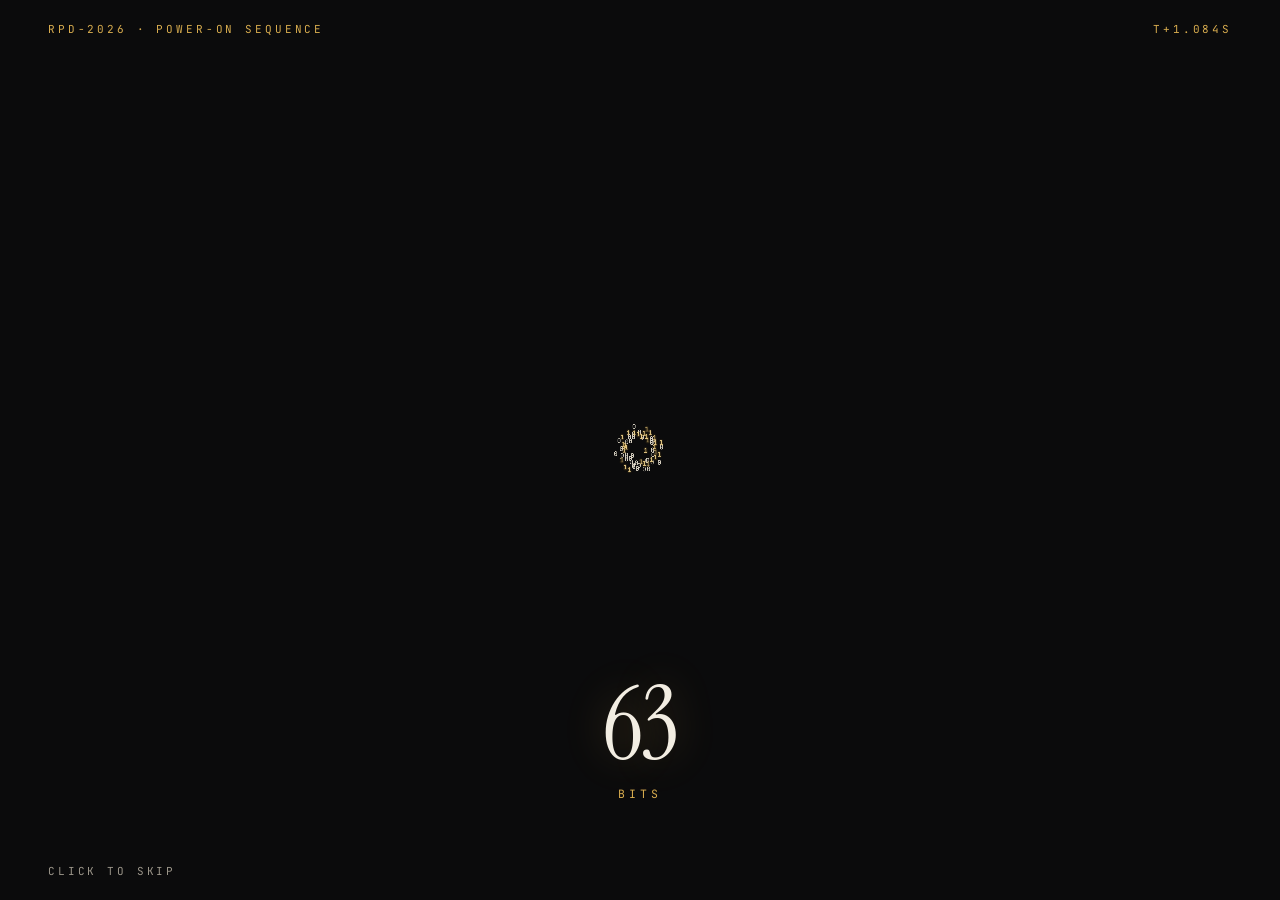
<file: index.html>
<!DOCTYPE html>
<html lang="en">
<head>
  <meta charset="UTF-8">
  <meta name="viewport" content="width=device-width, initial-scale=1.0">
  <meta name="description" content="Rowan P. Dogwe — BS Computer Science, University of the Cordilleras. Professional portfolio.">
  <meta name="author" content="Rowan P. Dogwe">
  <meta name="theme-color" content="#0b0b0c">
  <title>Rowan Pacha-eo Dogwe</title>
  <link rel="icon" href="favicon.svg" type="image/svg+xml"><link rel="icon" href="favicon.ico" sizes="16x16 32x32 48x48"><link rel="apple-touch-icon" href="apple-touch-icon.png"><meta name="theme-color" content="#0b0b0c">
  <script>(function(){var d=document.documentElement,t;try{t=localStorage.getItem("rpd-theme3")}catch(e){}d.setAttribute("data-theme",t==="light"?"light":"dark");try{var w=JSON.parse(sessionStorage.getItem("rpd-warp")||"null"),f=location.pathname.split("/").pop()||"index.html";if(w&&w.to===f&&Date.now()-w.ts<15000&&!matchMedia("(prefers-reduced-motion: reduce)").matches)d.classList.add("warp-in")}catch(e){}})();</script>
  <link rel="preconnect" href="https://fonts.googleapis.com">
  <link rel="preconnect" href="https://fonts.gstatic.com" crossorigin>
  <link href="https://fonts.googleapis.com/css2?family=Instrument+Serif:ital@0;1&family=JetBrains+Mono:wght@400;500;600&display=swap" rel="stylesheet">
  <link rel="stylesheet" href="warp.css?v=1795802137">
  <style>
    :root {
      --bg: #fbfaf6;
      --gold: #b08327; --gold-edge: #c3962f; --gold-grad: linear-gradient(180deg, #f4dc95 0%, #dfb556 48%, #c9982f 100%); --gold-grad-hi: linear-gradient(180deg, #fae8b4 0%, #ecc86f 50%, #d6a842 100%);
      --gold-hi: #d9ad4f;
      --gold-soft: rgba(176, 131, 39, 0.55);
      --gold-dim: rgba(176, 131, 39, 0.28);
      --ivory: #111111;
      --solid: #111111; --on-solid: #ffffff; --pin: #111111; --pill: rgba(255, 255, 255, 0.75); --glow: rgba(251, 250, 246, 0.9); --glow2: rgba(251, 250, 246, 0.5);
      --muted: #6e6a62;
      --serif: "Instrument Serif", Georgia, "Times New Roman", serif;
      --mono: "JetBrains Mono", ui-monospace, Menlo, Consolas, monospace;
      --chip: clamp(200px, min(30vw, 49vh), 460px);
    }

    :root[data-theme="dark"] {
      --bg: #0b0b0c; --gold: #d9ad4f; --gold-hi: #f1d38a; --gold-soft: rgba(217, 173, 79, 0.55); --gold-dim: rgba(217, 173, 79, 0.28);
      --ivory: #f2ede2; --muted: #9c968a; --solid: #f2ede2; --on-solid: #111111; --pin: #c9a063; --pill: rgba(20, 20, 20, 0.75);
      --glow: rgba(217, 173, 79, 0.07); --glow2: rgba(217, 173, 79, 0.05);
    }
    html, body, .bar, .btn, .icon-btn { transition: background-color 0.5s ease, color 0.5s ease, border-color 0.5s ease; }
    * { box-sizing: border-box; margin: 0; padding: 0; }
    html, body { height: 100%; overflow: hidden; background: var(--bg); color: var(--ivory); }
    body { font-family: var(--mono); -webkit-font-smoothing: antialiased; }
    a { color: inherit; }
    :focus-visible { outline: 2px solid var(--gold); outline-offset: 4px; }

    /* ================= intro: one bit -> one person ================= */
    #intro { position: fixed; inset: 0; z-index: 45; background: var(--bg); transition: background 0.9s ease, opacity 0.7s ease, visibility 0.7s; cursor: pointer; }
    #intro.land { background: transparent; pointer-events: none; }
    #intro.gone { opacity: 0; visibility: hidden; }
    #introCv { position: absolute; inset: 0; width: 100%; height: 100%; display: block; }
    .hud { position: absolute; font-size: 11px; letter-spacing: 0.26em; text-transform: uppercase; color: var(--gold); transition: opacity 0.5s ease; }
    .hud.tl { top: 22px; left: clamp(18px, 4vw, 48px); }
    .hud.tr { top: 22px; right: clamp(18px, 4vw, 48px); font-variant-numeric: tabular-nums; }
    .hud.bl { bottom: 22px; left: clamp(18px, 4vw, 48px); color: var(--muted); }
    #intro.land .hud, #intro.land .cap { opacity: 0; }
    .cap { position: absolute; left: 0; right: 0; bottom: 11vh; text-align: center; pointer-events: none; transition: opacity 0.5s ease; }
    .cap b { display: block; font: 400 clamp(54px, 8vw, 120px)/1 var(--serif); color: var(--ivory); font-variant-numeric: tabular-nums; letter-spacing: -0.01em; text-shadow: 0 0 40px rgba(217, 173, 79, 0.3); }
    .cap b i { color: var(--gold); }
    .cap span { display: block; margin-top: 10px; font-size: 11.5px; letter-spacing: 0.34em; text-transform: uppercase; color: var(--gold); }
    #flash { position: fixed; inset: 0; z-index: 40; pointer-events: none; background: radial-gradient(circle at var(--fx, 70%) var(--fy, 50%), rgba(255, 236, 190, 0.75), rgba(214, 169, 92, 0.18) 35%, transparent 65%); opacity: 0; }
    #flash.go { animation: flash 0.9s ease-out; }
    @keyframes flash { 8% { opacity: 1; } to { opacity: 0; } }

    /* ================= circuit board ================= */
    #board { position: fixed; inset: 0; width: 100%; height: 100%; display: block; }
    .vignette {
      position: fixed; inset: 0; pointer-events: none; z-index: 1;
      background:
        radial-gradient(ellipse 34% 42% at 22% 50%, var(--glow), transparent),
        radial-gradient(ellipse 30% 46% at 78% 50%, var(--glow2), transparent),
        radial-gradient(ellipse at 50% 50%, transparent 34%, rgba(20, 16, 10, 0.38) 62%, rgba(8, 6, 4, 0.72) 84%, rgba(0, 0, 0, 0.88) 100%);
    }

    /* ================= bars ================= */
    .bar {
      position: fixed; left: 0; right: 0; z-index: 6;
      display: flex; justify-content: space-between; align-items: center; gap: 16px;
      padding: 18px clamp(18px, 4vw, 48px);
      font-size: 11.5px; letter-spacing: 0.18em; text-transform: uppercase; color: #f4efe4; font-weight: 600; text-shadow: 0 1px 8px rgba(0, 0, 0, 0.6);
      opacity: 0; transition: opacity 0.8s ease; pointer-events: none;
    }
    .bar > * { pointer-events: auto; }
    .bar.top { top: 0; }
    .bar.bottom { bottom: 0; }
    /* previous / next buttons on the home page (same look as the inner pages; keyboard: left / right arrows) */
    .bar .step { display: inline-flex; align-items: center; gap: 10px; text-decoration: none; font: 600 11px var(--mono); letter-spacing: 0.18em; text-transform: uppercase; padding: 11px 16px; border-radius: 2px; text-shadow: none; transition: transform 0.18s, background 0.3s, box-shadow 0.18s; }
    .bar .step em { font-style: normal; font-weight: 500; opacity: 0.7; }
    .bar .step.prev { background: var(--solid); color: var(--on-solid); border: 1px solid var(--solid); }
    .bar .step.prev:hover { transform: translateX(-3px); }
    .bar .step.next { background: var(--gold-grad); color: #111; border: 1px solid var(--gold-edge); }
    .bar .step.next:hover { transform: translateX(3px); box-shadow: 0 10px 26px rgba(214, 169, 92, 0.35); }
    .bar .step.kbd-hit { transform: scale(0.96); }
    .bar.bottom > * { white-space: nowrap; }
    @media (max-width: 1500px) { .bar.bottom .coords { display: none; } }
    @media (max-width: 1180px) { .bar.bottom .hint { display: none; } }
    @media (max-width: 860px) { .bar .step { padding: 9px 11px; font-size: 10px; } .bar .step em { display: none; } .bar.bottom .led { display: none; } }
    body.ready .bar { opacity: 1; }
    .led { display: inline-flex; align-items: center; gap: 10px; }
    .led i { width: 7px; height: 7px; border-radius: 50%; background: #4ade80; box-shadow: 0 0 8px #4ade80; animation: clock 1s steps(2, jump-none) infinite; }
    @keyframes clock { 50% { opacity: 0.25; box-shadow: none; } }
    .hint { transition: opacity 0.6s ease; }
    .hint.gone { opacity: 0; }
    .icon-btn {
      font: 500 11.5px var(--mono); letter-spacing: 0.18em; text-transform: uppercase;
      color: var(--muted); background: var(--pill);
      border: 1px solid var(--gold-dim); border-radius: 999px; padding: 8px 14px; cursor: pointer; transition: 0.2s;
    }
    .icon-btn:hover, .icon-btn[aria-pressed="true"] { color: var(--ivory); border-color: var(--gold-soft); }

    /* ================= stage ================= */
    .stage {
      position: relative; z-index: 3; height: 100vh; height: 100dvh;
      display: grid; grid-template-columns: auto auto; justify-content: center;
      align-items: center; gap: clamp(40px, 7vw, 130px); padding: 0 clamp(24px, 5vw, 80px);
    }
    .identity { will-change: transform; }

    .kicker {
      display: flex; align-items: center; gap: 14px;
      font-size: 12px; letter-spacing: 0.32em; text-transform: uppercase; color: var(--gold);
      margin-bottom: 24px; opacity: 0; transform: translateY(8px); transition: 0.8s ease;
    }
    .kicker::before { content: ""; width: 38px; height: 1px; background: var(--gold); box-shadow: 0 0 8px var(--gold); }

    .name { font-family: var(--serif); font-weight: 400; font-size: clamp(30px, 4.8vw, 100px); line-height: 1; letter-spacing: -0.01em; }
    .name { white-space: nowrap; }
    .name .line { display: inline; white-space: nowrap; }
    .name .line:last-child { font-style: italic; color: var(--gold); }
    .name .line.metal {
      background: linear-gradient(100deg, #6e4c14 0%, #b08327 22%, #e8c66e 34%, #b08327 46%, #7f5a1a 70%, #cfa043 88%, #6e4c14 100%);
      background-size: 260% 100%; -webkit-background-clip: text; background-clip: text; color: transparent;
      animation: shimmer 7s linear infinite;
      padding: 0 0.12em 0.2em 0; margin-bottom: -0.2em; /* room for the g descender and italic overhang */
    }
    :root[data-theme="dark"] .chip { box-shadow: 0 50px 90px rgba(0, 0, 0, 0.7), 0 0 0 1px rgba(217, 173, 79, 0.28), 0 0 60px rgba(217, 173, 79, 0.08); }
    .bar-r { display: inline-flex; gap: 8px; align-items: center; }
    body.warping .name .line.metal { background: none; color: var(--gold); -webkit-text-fill-color: var(--gold); animation: none; }
    @keyframes shimmer { from { background-position: 100% 0; } to { background-position: -160% 0; } }

    .ch { position: relative; display: inline-block; transition: transform 0.25s ease-out; }
    .ch .glyph { visibility: hidden; }
    .ch.on .glyph { visibility: visible; animation: settle 0.55s ease; }
    @keyframes settle { from { opacity: 0.1; filter: blur(8px); } }
    .ch .scr { position: absolute; inset: 0; display: grid; place-items: center; font: 500 0.42em var(--mono); color: var(--gold); font-style: normal; }
    .ch.on .scr { display: none; }
    .ch.on::after {
      content: attr(data-bin); position: absolute; left: 50%; bottom: 100%; transform: translate(-50%, 4px);
      font: 500 12px var(--mono); font-style: normal; letter-spacing: 0.08em; white-space: nowrap;
      color: #fff; -webkit-text-fill-color: #fff; background: rgba(17, 17, 17, 0.94);
      border: 1px solid var(--gold-soft); border-radius: 4px; padding: 5px 9px;
      opacity: 0; pointer-events: none; transition: 0.18s ease;
    }
    .ch.on:hover::after { opacity: 1; transform: translate(-50%, -6px); }
    .line:not(.metal) .ch.on:hover .glyph { color: var(--gold-hi); text-shadow: 0 0 26px rgba(214, 169, 92, 0.75); }

    .role { margin-top: 30px; font-size: 12.5px; letter-spacing: 0.24em; text-transform: uppercase; color: var(--muted); line-height: 2; opacity: 0; transform: translateY(8px); transition: 0.8s ease 0.1s; }
    .role b { color: var(--ivory); font-weight: 500; }
    .actions { margin-top: 34px; display: flex; flex-wrap: wrap; gap: 14px; opacity: 0; transform: translateY(8px); transition: 0.8s ease 0.2s; }
    body.ready .kicker, body.ready .role, body.ready .actions { opacity: 1; transform: none; }

    .btn {
      position: relative; overflow: hidden; display: inline-flex; align-items: center; gap: 12px;
      font: 600 12.5px var(--mono); letter-spacing: 0.2em; text-transform: uppercase;
      text-decoration: none; cursor: pointer; padding: 15px 24px; border-radius: 2px; transition: 0.2s;
    }
    .btn.primary { background: var(--gold-grad); color: #111; border: 1px solid var(--gold-edge); box-shadow: 0 0 0 rgba(214, 169, 92, 0); }
    .btn.primary::after { content: ""; position: absolute; inset: 0; background: linear-gradient(100deg, transparent 30%, rgba(255, 255, 255, 0.55) 50%, transparent 70%); transform: translateX(-120%); animation: sweep 3.6s ease-in-out infinite 3s; }
    @keyframes sweep { 0%, 70% { transform: translateX(-120%); } 100% { transform: translateX(120%); } }
    .btn.primary:hover { background: var(--gold-grad-hi, var(--gold-hi)); border-color: var(--gold-edge); transform: translateY(-2px); box-shadow: 0 10px 30px rgba(214, 169, 92, 0.35); }
    .btn.ghost { background: var(--solid); color: var(--on-solid); border: 1px solid var(--solid); }
    .btn.ghost:hover { border-color: var(--gold); color: var(--gold-hi); transform: translateY(-2px); }
    @media (min-width: 821px) and (max-width: 1240px) {
      .actions { flex-wrap: nowrap; gap: clamp(8px, 1vw, 14px); }
      .btn { white-space: nowrap; font-size: clamp(9.5px, 1.02vw, 12.5px); letter-spacing: clamp(0.08em, 0.012vw + 0.06em, 0.2em); padding: clamp(11px, 1.2vw, 15px) clamp(11px, 1.6vw, 24px); }
    }
    .btn kbd { font: 500 10px var(--mono); padding: 2px 6px; border: 1px solid currentColor; border-radius: 3px; opacity: 0.6; }

    /* ================= the chip ================= */
    .chip-wrap { position: relative; padding: 18px; opacity: 0; transition: opacity 0.7s ease; }
    body.chip-on .chip-wrap { opacity: 1; }
    .chip .pins { transition: transform 0.7s cubic-bezier(.2, .8, .2, 1) 0.15s; }
    .pins.t, .pins.b { transform: scaleX(0); }
    .pins.l, .pins.r { transform: scaleY(0); }
    body.chip-on .pins { transform: none; }
    .chip-wrap::before {
      content: ""; position: absolute; inset: -18%; z-index: -1; border-radius: 50%;
      background: radial-gradient(circle, rgba(214, 169, 92, 0.22), transparent 62%);
      animation: breathe 4s ease-in-out infinite;
    }
    @keyframes breathe { 50% { transform: scale(1.08); opacity: 0.6; } }
    .tilt { transform: perspective(1000px) rotateX(var(--rx, 0deg)) rotateY(var(--ry, 0deg)); transform-style: preserve-3d; will-change: transform; }
    .chip {
      position: relative; width: var(--chip); padding: 7% 7% 5%;
      background: linear-gradient(150deg, #1d201e 0%, #121413 55%, #0b0c0c 100%);
      border-radius: 10px;
      box-shadow: 0 50px 90px rgba(0, 0, 0, 0.5), 0 18px 30px rgba(0, 0, 0, 0.25), 0 0 0 1px rgba(255, 255, 255, 0.05), inset 0 1px 0 rgba(255, 255, 255, 0.08);
      transition: box-shadow 0.3s ease;
    }
    .chip.zap { box-shadow: 0 40px 90px rgba(0, 0, 0, 0.7), 0 0 0 1px rgba(246, 220, 162, 0.6), 0 0 70px rgba(246, 220, 162, 0.45); }
    .chip::after { /* glass reflection that follows the cursor */
      content: ""; position: absolute; inset: 0; border-radius: 10px; pointer-events: none; mix-blend-mode: screen;
      background: radial-gradient(circle at var(--mx, 30%) var(--my, 20%), rgba(255, 255, 255, 0.14), transparent 45%);
    }
    .pins { position: absolute; background: repeating-linear-gradient(90deg, var(--pin) 0 7px, transparent 7px 17px); }
    .pins.t, .pins.b { left: 13%; right: 13%; height: 16px; }
    .pins.t { top: -16px; }
    .pins.b { bottom: -16px; }
    .pins.l, .pins.r { top: 13%; bottom: 13%; width: 16px; background: repeating-linear-gradient(180deg, var(--pin) 0 7px, transparent 7px 17px); }
    .pins.l { left: -16px; }
    .pins.r { right: -16px; }
    .die {
      position: relative; width: 100%; aspect-ratio: 2067 / 3037; overflow: hidden; border-radius: 3px;
      background:
        radial-gradient(ellipse 70% 55% at 50% 42%, rgba(214, 169, 92, 0.13), transparent 70%),
        repeating-linear-gradient(0deg, rgba(214, 169, 92, 0.07) 0 1px, transparent 1px 22px),
        repeating-linear-gradient(90deg, rgba(214, 169, 92, 0.07) 0 1px, transparent 1px 22px),
        linear-gradient(160deg, #161917 0%, #0e110f 60%, #0a0c0b 100%);
      box-shadow: inset 0 0 0 1px rgba(214, 169, 92, 0.35), 0 0 40px rgba(214, 169, 92, 0.1); cursor: crosshair;
    }
    .die::before { /* scanning line */
      content: ""; position: absolute; left: 0; right: 0; top: -10%; height: 2px; z-index: 2; pointer-events: none;
      background: linear-gradient(90deg, transparent, var(--gold-hi), transparent); box-shadow: 0 0 14px var(--gold);
      opacity: 0; animation: scan 5.5s ease-in-out infinite 3.2s;
    }
    @keyframes scan { 0% { top: -4%; opacity: 0; } 8% { opacity: 0.9; } 40% { top: 104%; opacity: 0.6; } 41%, 100% { opacity: 0; top: 104%; } }
    .corner { position: absolute; width: 14px; height: 14px; border-color: var(--gold-hi); border-style: solid; border-width: 0; z-index: 2; opacity: 0.8; pointer-events: none; }
    .corner.a { top: 6px; left: 6px; border-top-width: 1.5px; border-left-width: 1.5px; }
    .corner.b { top: 6px; right: 6px; border-top-width: 1.5px; border-right-width: 1.5px; }
    .corner.c { bottom: 6px; left: 6px; border-bottom-width: 1.5px; border-left-width: 1.5px; }
    .corner.d { bottom: 6px; right: 6px; border-bottom-width: 1.5px; border-right-width: 1.5px; }
    #portrait { width: 100%; height: 100%; display: block; }
    .die img { position: absolute; inset: 0; width: 100%; height: 100%; object-fit: cover; opacity: 0; }
    .no-canvas .die img { opacity: 1; filter: drop-shadow(0 0 8px rgba(255, 255, 255, 0.6)); }
    .marking { display: flex; justify-content: space-between; align-items: flex-end; gap: 12px; margin-top: 14px; font-size: 10px; letter-spacing: 0.16em; line-height: 1.7; color: rgba(214, 169, 92, 0.6); text-transform: uppercase; }
    .marking .dot { width: 9px; height: 9px; border-radius: 50%; background: rgba(214, 169, 92, 0.4); flex: none; margin-bottom: 4px; }

    /* ================= probe cursor ================= */
    #probe { position: fixed; left: 0; top: 0; z-index: 30; pointer-events: none; opacity: 0; transition: opacity 0.3s; }
    #probe.on { opacity: 1; }
    #probe .ring { position: absolute; width: 34px; height: 34px; margin: -17px 0 0 -17px; border: 1px solid var(--gold-soft); border-radius: 50%; transition: width 0.2s, height 0.2s, margin 0.2s, border-color 0.2s; }
    #probe.hot .ring { width: 54px; height: 54px; margin: -27px 0 0 -27px; border-color: var(--gold-hi); }
    #probe .ring::before, #probe .ring::after { content: ""; position: absolute; background: var(--gold-soft); }
    #probe .ring::before { left: 50%; top: -7px; bottom: -7px; width: 1px; transform: translateX(-0.5px); -webkit-mask: linear-gradient(transparent 0 7px, #000 7px 9px, transparent 9px calc(100% - 9px), #000 calc(100% - 9px) calc(100% - 7px), transparent calc(100% - 7px)); mask: linear-gradient(#000 0 6px, transparent 6px calc(100% - 6px), #000 calc(100% - 6px)); }
    #probe .ring::after { top: 50%; left: -7px; right: -7px; height: 1px; transform: translateY(-0.5px); mask: linear-gradient(90deg, #000 0 6px, transparent 6px calc(100% - 6px), #000 calc(100% - 6px)); -webkit-mask: linear-gradient(90deg, #000 0 6px, transparent 6px calc(100% - 6px), #000 calc(100% - 6px)); }
    #probe .read { position: absolute; left: 26px; top: 18px; font-size: 10px; letter-spacing: 0.12em; color: var(--gold); white-space: nowrap; text-shadow: 0 1px 6px var(--bg); }

    .ripple { position: fixed; z-index: 4; width: 14px; height: 14px; margin: -7px 0 0 -7px; border-radius: 50%; border: 1.5px solid var(--gold-hi); pointer-events: none; animation: ripple 0.7s ease-out forwards; }
    @keyframes ripple { to { transform: scale(8); opacity: 0; } }

    /* ================= responsive ================= */
    @media (max-height: 760px) and (min-width: 821px) {
      :root { --chip: clamp(190px, min(28vw, 47vh), 400px); }
      .role { margin-top: 20px; }
      .actions { margin-top: 24px; }
    }
    @media (max-width: 820px) {
      :root { --chip: min(52vw, 28vh, 240px); }
      .stage { grid-template-columns: 1fr; align-content: center; justify-items: center; text-align: center; gap: 34px; padding-top: 56px; padding-bottom: 56px; }
      .chip-wrap { order: -1; margin-right: 0; }
      .name { font-size: clamp(22px, 7.2vw, 44px); }
      .name .line:last-child { padding-left: 0; }
      .kicker { justify-content: center; margin-bottom: 12px; letter-spacing: 0.24em; }
      .kicker::before { display: none; }
      .role { margin-top: 16px; font-size: 10.5px; letter-spacing: 0.16em; }
      .actions { justify-content: center; margin-top: 20px; }
      .btn { padding: 13px 18px; font-size: 11.5px; }
      .btn kbd, .bar .hint, .bar .coords { display: none; }
    }
    @media (pointer: coarse) { #probe { display: none; } }
    @media (prefers-reduced-motion: reduce) {
      *, *::before, *::after { animation-duration: 0.01ms !important; animation-iteration-count: 1 !important; transition-duration: 0s !important; transition-delay: 0s !important; }
      #intro { display: none; }
    }
  </style>
</head>
<body>

  <div id="intro" aria-hidden="true">
    <canvas id="introCv"></canvas>
    <div class="hud tl">RPD-2026 &middot; Power-on sequence</div>
    <div class="hud tr" id="tcode">T+0.000s</div>
    <div class="hud bl">Click to skip</div>
    <div class="cap" id="cap"><b id="capMain">1</b><span id="capSub">bit</span></div>
  </div>
  <div id="flash" aria-hidden="true"></div>

  <canvas id="board" aria-hidden="true"></canvas>
  <div class="vignette" aria-hidden="true"></div>

  <header class="bar top">
    <span>Portfolio &middot; 2026</span>
    <span class="bar-r">
      <button class="theme-btn" type="button" data-theme-toggle aria-pressed="false"><span class="ico" aria-hidden="true"></span><span class="txt">Dark</span></button>
      <button class="icon-btn" id="sound" type="button" aria-pressed="false">&#9834; Sound off</button>
    </span>
  </header>

  <main class="stage">
    <section class="identity" id="identity">
      <h1 class="name" aria-label="Rowan Pacha-eo Dogwe">
        <span class="line" data-word="ROWAN" aria-hidden="true"></span>
        <span class="line" data-word="PACHA-EO" aria-hidden="true"></span>
        <span class="line" data-word="Dogwe" aria-hidden="true"></span>
      </h1>
      <div class="actions">
        <button class="btn primary" id="enter" type="button">Personal info</button>
        <a class="btn ghost" href="achievements.html" data-warp>Achievements</a>
        <a class="btn ghost" href="family.html" data-warp>Family &amp; Friends</a>
      </div>
    </section>

    <div class="chip-wrap" id="chipWrap">
      <div class="tilt" id="tilt">
        <div class="chip" id="chip" data-warp-anchor="1">
          <span class="pins t"></span><span class="pins r"></span><span class="pins b"></span><span class="pins l"></span>
          <div class="die" id="die">
            <canvas id="portrait" aria-hidden="true"></canvas>
            <img src="me-home.webp" alt="Full-length formal photograph of Rowan P. Dogwe">
            <span class="corner a"></span><span class="corner b"></span><span class="corner c"></span><span class="corner d"></span>
          </div>
          <div class="marking">
            <span>RPD-2026 &middot; BSCS<br>UC Baguio &middot; PH</span>
            <span class="dot" aria-hidden="true"></span>
          </div>
        </div>
      </div>
    </div>
  </main>

  <footer class="bar bottom">
    <span class="led"><i></i> System ready &middot; clk 1&nbsp;Hz</span>
    <span class="hint" id="hint">Hover the chip to read the bits &middot; click anywhere to strike</span>
    <span class="coords">16.40&deg;N &middot; 120.59&deg;E</span>
  </footer>

  <div id="probe" aria-hidden="true"><span class="ring"></span><span class="read" id="probeRead"></span></div>


  <script>
  (function () {
    "use strict";
    var $ = function (s) { return document.querySelector(s); };
    var reduce = matchMedia("(prefers-reduced-motion: reduce)").matches;
    var touch = matchMedia("(pointer: coarse)").matches;
    var T0 = performance.now(), live = false;

    function rng(seed) {
      return function () {
        seed |= 0; seed = seed + 0x6D2B79F5 | 0;
        var t = Math.imul(seed ^ seed >>> 15, 1 | seed);
        t = t + Math.imul(t ^ t >>> 7, 61 | t) ^ t;
        return ((t ^ t >>> 14) >>> 0) / 4294967296;
      };
    }
    function clamp(v, a, b) { return Math.max(a, Math.min(b, v)); }

    /* ================= sound (optional) ================= */
    var ac = null, soundOn = false;
    function audio() { ac = ac || new (window.AudioContext || window.webkitAudioContext)(); if (ac.state === "suspended") ac.resume(); return ac; }
    function tone(freq, dur, vol, type, slideTo) {
      if (!soundOn) return;
      try {
        var a = audio(), o = a.createOscillator(), g = a.createGain();
        o.type = type || "triangle"; o.frequency.setValueAtTime(freq, a.currentTime);
        if (slideTo) o.frequency.exponentialRampToValueAtTime(slideTo, a.currentTime + dur);
        g.gain.setValueAtTime(vol || 0.04, a.currentTime);
        g.gain.exponentialRampToValueAtTime(0.0001, a.currentTime + dur);
        o.connect(g); g.connect(a.destination); o.start(); o.stop(a.currentTime + dur + 0.02);
      } catch (e) {}
    }
    function zapSound() {
      if (!soundOn) return;
      try {
        var a = audio(), len = a.sampleRate * 0.18, buf = a.createBuffer(1, len, a.sampleRate), d = buf.getChannelData(0);
        for (var i = 0; i < len; i++) d[i] = (Math.random() * 2 - 1) * Math.pow(1 - i / len, 2.5);
        var src = a.createBufferSource(), f = a.createBiquadFilter(), g = a.createGain();
        f.type = "bandpass"; f.frequency.value = 2400; f.Q.value = 0.8; g.gain.value = 0.18;
        src.buffer = buf; src.connect(f); f.connect(g); g.connect(a.destination); src.start();
      } catch (e) {}
      tone(1400, 0.12, 0.03, "square", 300);
    }
    var soundBtn = $("#sound");
    soundBtn.addEventListener("click", function (e) {
      e.stopPropagation(); soundOn = !soundOn;
      soundBtn.setAttribute("aria-pressed", String(soundOn));
      soundBtn.innerHTML = "&#9834; Sound " + (soundOn ? "on" : "off");
      try { sessionStorage.setItem("rpd-snd", soundOn ? "1" : "0"); } catch (err) {}
      if (soundOn) tone(90, 0.6, 0.06, "sine", 440);
    });

    /* ================= board geometry ================= */
    var cv = $("#board"), ctx = cv.getContext("2d");
    var W, H, DPR, paths = [], chipPaths = [], pins = [], art = [], gates = [], cache = null;
    var pulses = [], arcs = [], motes = [], pointer = null, speed = 0;
    var TRACE_MS = reduce ? 0 : 1500;

    function makePath(pts, via) {
      var segs = [], total = 0;
      for (var i = 1; i < pts.length; i++) { var l = Math.hypot(pts[i][0] - pts[i - 1][0], pts[i][1] - pts[i - 1][1]); segs.push(l); total += l; }
      return { pts: pts, segs: segs, len: total, via: via };
    }
    function pointAt(p, d) {
      for (var i = 0; i < p.segs.length; i++) {
        if (d <= p.segs[i] || i === p.segs.length - 1) {
          var t = p.segs[i] ? clamp(d / p.segs[i], 0, 1) : 0, a = p.pts[i], b = p.pts[i + 1];
          return [a[0] + (b[0] - a[0]) * t, a[1] + (b[1] - a[1]) * t];
        }
        d -= p.segs[i];
      }
      return p.pts[p.pts.length - 1];
    }
    function rectOf(el, pad) { var r = el.getBoundingClientRect(); return { x: r.left - pad, y: r.top - pad, w: r.width + pad * 2, h: r.height + pad * 2 }; }
    function hits(a, list) { return list.some(function (b) { return a.x < b.x + b.w && a.x + a.w > b.x && a.y < b.y + b.h && a.y + a.h > b.y; }); }

    function build() {
      DPR = Math.min(2, window.devicePixelRatio || 1);
      W = innerWidth; H = innerHeight;
      cv.width = W * DPR; cv.height = H * DPR; ctx.setTransform(DPR, 0, 0, DPR, 0, 0);
      paths = []; chipPaths = []; pins = []; art = []; gates = [];
      var R = rng(20261103), chipEl = $("#chip"), r = chipEl.getBoundingClientRect(), pin = 16, n = 9;
      var sides = [
        { o: [1, 0], p: [0, 1], at: function (f) { return [r.right + pin, r.top + r.height * f]; } },
        { o: [-1, 0], p: [0, 1], at: function (f) { return [r.left - pin, r.top + r.height * f]; } },
        { o: [0, -1], p: [1, 0], at: function (f) { return [r.left + r.width * f, r.top - pin]; } },
        { o: [0, 1], p: [1, 0], at: function (f) { return [r.left + r.width * f, r.bottom + pin]; } }
      ];
      sides.forEach(function (s) {
        for (var i = 0; i < n; i++) {
          var f = 0.16 + 0.68 * (i + 0.5) / n, sign = f < 0.5 ? -1 : 1, a = s.at(f), L0 = 14 + R() * 26;
          var b = [a[0] + s.o[0] * L0, a[1] + s.o[1] * L0];
          var D = (8 + R() * 70) * (0.35 + Math.abs(f - 0.5) * 2.4);
          var c = [b[0] + s.o[0] * D + s.p[0] * sign * D, b[1] + s.o[1] * D + s.p[1] * sign * D];
          var len = 60 + R() * 560, e = [c[0] + s.o[0] * len, c[1] + s.o[1] * len];
          var p = makePath([a, b, c, e], e[0] > 0 && e[0] < W && e[1] > 0 && e[1] < H);
          chipPaths.push(p); paths.push(p); pins.push(a);
        }
      });
      var dirs = [[1, 0], [0, 1], [-1, 0], [0, -1], [0.7071, 0.7071], [-0.7071, 0.7071], [0.7071, -0.7071], [-0.7071, -0.7071]];
      for (var k = 0; k < 30; k++) {
        var pt = [R() * W, R() * H], pts = [pt], d = Math.floor(R() * 4);
        for (var j = 0; j < 3 + Math.floor(R() * 3); j++) {
          var dir = j % 2 ? dirs[4 + Math.floor(R() * 4)] : dirs[d], l = 40 + R() * 200;
          pt = [pt[0] + dir[0] * l, pt[1] + dir[1] * l]; pts.push(pt);
        }
        var bg = makePath(pts, true); bg.bg = true; paths.push(bg);
      }

      /* silkscreen parts placed where they don't cover text or the chip */
      var avoid = [rectOf($("#identity"), 26), rectOf($("#chipWrap"), 40), { x: 0, y: 0, w: W, h: 70 }, { x: 0, y: H - 130, w: W, h: 130 }];
      function place(w, h) {
        for (var t = 0; t < 60; t++) {
          var c2 = { x: 24 + R() * (W - w - 48), y: 70 + R() * (H - h - 200), w: w, h: h };
          if (!hits(c2, avoid)) { avoid.push({ x: c2.x - 14, y: c2.y - 14, w: w + 28, h: h + 28 }); return c2; }
        }
        return null;
      }
      var kinds = ["AND", "OR", "XOR", "NOT", "AND", "XOR", "OR"];
      kinds.forEach(function (kind) {
        var spot = place(96, 46); if (!spot) return;
        gates.push({ kind: kind, x: spot.x + 22, y: spot.y + 16, a: R() < 0.5 ? 1 : 0, b: R() < 0.5 ? 1 : 0, next: 0, period: 700 + R() * 1100 });
      });
      var ri = 1, ci = 1, ui = 2;
      for (var m = 0; m < 12; m++) { var s1 = place(44, 22); if (s1) art.push({ t: "R", x: s1.x, y: s1.y, label: "R" + (ri++ + 9) }); }
      for (var q = 0; q < 9; q++) { var s2 = place(30, 26); if (s2) art.push({ t: "C", x: s2.x, y: s2.y, label: "C" + ci++ }); }
      for (var u = 0; u < 4; u++) { var s3 = place(52, 40); if (s3) art.push({ t: "U", x: s3.x, y: s3.y, label: "U" + ui++ }); }
      for (var fz = 0; fz < 3; fz++) { var s4 = place(18, 18); if (s4) art.push({ t: "F", x: s4.x + 9, y: s4.y + 9 }); }

      motes = [];
      for (var z = 0; z < (touch ? 26 : 54); z++) motes.push({ x: R() * W, y: R() * H, z: 0.3 + R() * 0.7, s: 0.2 + R() * 0.5, ph: R() * 6.28 });
      cache = null;
    }

    /* ---------- drawing helpers ---------- */
    /* board colours follow the light / dark theme */
    var P, COPPER, SILK, SILK_TXT;
    function pal() {
      var dk = document.documentElement.getAttribute("data-theme") === "dark";
      P = dk ? { ink: "242,237,226", gold: "241,211,138", goldOn: "rgba(241,211,138,0.95)", goldFill: "#f1d38a", arcCore: "255,248,230", arcGlow: "246,210,140", copper: "rgba(217,173,79,0.3)", trace: "217,173,79", one: "#f1d38a", zero: "#e9e2d2", oneSh: "rgba(217,173,79,0.8)" }
               : { ink: "17,17,17", gold: "176,131,39", goldOn: "rgba(176,131,39,0.95)", goldFill: "#d9ad4f", arcCore: "60,40,8", arcGlow: "217,173,79", copper: "rgba(17,17,17,0.3)", trace: "17,17,17", one: "#b08327", zero: "#151515", oneSh: "rgba(217,173,79,0.75)" };
      COPPER = P.copper; SILK = "rgba(" + P.ink + ",0.2)"; SILK_TXT = "rgba(" + P.ink + ",0.36)";
    }
    pal();
    addEventListener("rpd:theme", function () { pal(); cache = null; });
    function strokePath(c, p, upto) {
      var left = upto; c.beginPath(); c.moveTo(p.pts[0][0], p.pts[0][1]);
      for (var i = 0; i < p.segs.length && left > 0; i++) {
        var t = Math.min(1, left / p.segs[i]), a = p.pts[i], b = p.pts[i + 1];
        c.lineTo(a[0] + (b[0] - a[0]) * t, a[1] + (b[1] - a[1]) * t); left -= p.segs[i];
      }
      c.stroke();
    }
    function gatePath(c, kind) {
      c.beginPath();
      if (kind === "AND") { c.moveTo(0, 0); c.lineTo(14, 0); c.arc(14, 12, 12, -Math.PI / 2, Math.PI / 2); c.lineTo(0, 24); c.closePath(); }
      else if (kind === "NOT") { c.moveTo(0, 0); c.lineTo(22, 12); c.lineTo(0, 24); c.closePath(); c.moveTo(28.5, 12); c.arc(25.5, 12, 3, 0, Math.PI * 2); }
      else { c.moveTo(0, 0); c.quadraticCurveTo(24, 0, 32, 12); c.quadraticCurveTo(24, 24, 0, 24); c.quadraticCurveTo(8, 12, 0, 0);
        if (kind === "XOR") { c.moveTo(-5, 0); c.quadraticCurveTo(3, 12, -5, 24); } }
    }
    function outX(kind) { return kind === "AND" ? 26 : kind === "NOT" ? 28.5 : 32; }
    function evalGate(g) { return g.kind === "AND" ? g.a & g.b : g.kind === "OR" ? g.a | g.b : g.kind === "XOR" ? g.a ^ g.b : 1 - g.a; }

    function drawArt(c, alpha) {
      c.save(); c.globalAlpha = alpha; c.lineWidth = 1; c.font = "500 9px 'JetBrains Mono', monospace"; c.textBaseline = "middle";
      art.forEach(function (a) {
        c.strokeStyle = SILK; c.fillStyle = COPPER;
        if (a.t === "R") { c.fillRect(a.x, a.y + 7, 7, 8); c.fillRect(a.x + 37, a.y + 7, 7, 8); c.strokeRect(a.x + 10, a.y + 5, 24, 12); c.fillStyle = SILK_TXT; c.fillText(a.label, a.x + 10, a.y - 3); }
        else if (a.t === "C") { c.fillRect(a.x, a.y + 9, 9, 8); c.fillRect(a.x + 21, a.y + 9, 9, 8); c.beginPath(); c.moveTo(a.x + 13, a.y + 5); c.lineTo(a.x + 13, a.y + 21); c.moveTo(a.x + 17, a.y + 5); c.lineTo(a.x + 17, a.y + 21); c.stroke(); c.fillStyle = SILK_TXT; c.fillText(a.label, a.x, a.y - 3); }
        else if (a.t === "U") { c.strokeRect(a.x + 8, a.y + 6, 36, 28); c.beginPath(); c.arc(a.x + 14, a.y + 12, 2, 0, 6.29); c.stroke(); for (var i = 0; i < 4; i++) { c.fillRect(a.x, a.y + 9 + i * 7, 6, 3); c.fillRect(a.x + 46, a.y + 9 + i * 7, 6, 3); } c.fillStyle = SILK_TXT; c.fillText(a.label, a.x + 8, a.y - 3); }
        else if (a.t === "F") { c.beginPath(); c.arc(a.x, a.y, 7, 0, 6.29); c.stroke(); c.beginPath(); c.arc(a.x, a.y, 3, 0, 6.29); c.fill(); }
      });
      gates.forEach(function (g) {
        c.save(); c.translate(g.x, g.y); c.strokeStyle = SILK; c.lineWidth = 1.2; gatePath(c, g.kind); c.stroke();
        c.fillStyle = SILK_TXT; c.fillText(g.kind, 0, -9); c.restore();
      });
      /* mounting holes and board marking */
      [[22, 82], [W - 22, 82], [22, H - 140], [W - 22, H - 140]].forEach(function (h) {
        c.strokeStyle = COPPER; c.lineWidth = 3; c.beginPath(); c.arc(h[0], h[1], 8, 0, 6.29); c.stroke();
      });
      var cb = $("#chipWrap").getBoundingClientRect();
      if (W > 820 && cb.bottom < H - 130) {
        c.fillStyle = SILK_TXT; c.font = "500 9.5px 'JetBrains Mono', monospace"; c.textAlign = "right";
        c.fillText("RPD-2026  REV A  ·  DESIGNED IN BAGUIO CITY  ·  CC1 / BITWISE + LOGIC", W - 40, H - 112);
        c.textAlign = "left";
      }
      c.restore();
    }
    function drawTraces(c, progress) {
      c.lineCap = "round"; c.lineJoin = "round";
      paths.forEach(function (p) {
        c.strokeStyle = "rgba(" + P.trace + "," + (p.bg ? 0.08 : 0.26) + ")"; c.lineWidth = p.bg ? 1.2 : 1.6;
        strokePath(c, p, p.len * progress);
        if (p.via && progress >= 1) { var e = p.pts[p.pts.length - 1]; c.beginPath(); c.arc(e[0], e[1], p.bg ? 2.6 : 3.4, 0, Math.PI * 2); c.stroke(); }
      });
    }
    function bake() {
      cache = document.createElement("canvas"); cache.width = W * DPR; cache.height = H * DPR;
      var c = cache.getContext("2d"); c.setTransform(DPR, 0, 0, DPR, 0, 0); drawTraces(c, 1); drawArt(c, 1);
    }

    /* ---------- lightning ---------- */
    function bolt(a, b, rough) {
      var pts = [a, b];
      for (var it = 0; it < 6; it++) {
        var next = [pts[0]];
        for (var i = 1; i < pts.length; i++) {
          var p = pts[i - 1], q = pts[i], dx = q[0] - p[0], dy = q[1] - p[1], len = Math.hypot(dx, dy);
          var off = (Math.random() - 0.5) * len * rough;
          next.push([(p[0] + q[0]) / 2 - dy / len * off, (p[1] + q[1]) / 2 + dx / len * off], q);
        }
        pts = next;
      }
      return pts;
    }
    function strike(x, y) {
      var best = pins[0], bd = 1e9;
      pins.forEach(function (p) { var d = Math.hypot(p[0] - x, p[1] - y); if (d < bd) { bd = d; best = p; } });
      var main = bolt(best, [x, y], 0.32), branches = [];
      for (var k = 0; k < 2; k++) {
        var from = main[Math.floor(main.length * (0.3 + Math.random() * 0.4))];
        var ang = Math.atan2(y - best[1], x - best[0]) + (Math.random() - 0.5) * 1.6, l = 40 + Math.random() * 90;
        branches.push(bolt(from, [from[0] + Math.cos(ang) * l, from[1] + Math.sin(ang) * l], 0.4));
      }
      arcs.push({ lines: [main].concat(branches), born: performance.now() });
      chipPaths.forEach(function (p) { pulses.push({ p: p, d: 0, v: 420 + Math.random() * 300 }); });
      speed = Math.min(1, speed + 0.9);
      var chip = $("#chip"); chip.classList.add("zap"); setTimeout(function () { chip.classList.remove("zap"); }, 220);
      zapSound();
    }
    function drawArcs(now) {
      arcs = arcs.filter(function (a) {
        var age = (now - a.born) / 320; if (age >= 1) return false;
        var al = Math.pow(1 - age, 1.6);
        a.lines.forEach(function (pts, i) {
          [[9, 0.12], [3.5, 0.45], [1.3, 1]].forEach(function (s) {
            ctx.lineWidth = s[0] * (i ? 0.6 : 1); ctx.strokeStyle = s[1] === 1 ? "rgba(" + P.arcCore + "," + al + ")" : "rgba(" + P.arcGlow + "," + (s[1] * al) + ")";
            ctx.beginPath(); ctx.moveTo(pts[0][0], pts[0][1]); for (var k = 1; k < pts.length; k++) ctx.lineTo(pts[k][0], pts[k][1]); ctx.stroke();
          });
        });
        return true;
      });
    }

    /* ---------- live layer ---------- */
    var lastSpawn = 0, lastFrame = 0;
    function drawBoard(now) {
      var dt = Math.min(0.05, (now - (lastFrame || now)) / 1000); lastFrame = now;
      var oc = ocStart ? clamp((now - ocStart) / 600, 0, 1) : 0;
      ctx.clearRect(0, 0, W, H);
      var t = now - T0, prog = TRACE_MS ? clamp(t / TRACE_MS, 0, 1) : 1; prog = 1 - Math.pow(1 - prog, 3);

      /* dust motes (behind everything) */
      var ox = pointer ? (pointer[0] / W - 0.5) : 0, oy = pointer ? (pointer[1] / H - 0.5) : 0;
      motes.forEach(function (m) {
        if (!reduce) { m.y -= m.s * m.z * dt * 14; m.x += Math.sin(now / 2400 + m.ph) * dt * 4; if (m.y < -10) { m.y = H + 10; m.x = Math.random() * W; } }
        var x = m.x - ox * 26 * m.z, y = m.y - oy * 18 * m.z;
        ctx.fillStyle = "rgba(" + P.ink + "," + (0.05 + m.z * 0.12) + ")";
        ctx.beginPath(); ctx.arc(x, y, 0.6 + m.z * 1.3, 0, 6.29); ctx.fill();
      });

      if (prog < 1) { drawTraces(ctx, prog); drawArt(ctx, prog * prog); return; }
      if (!cache) bake();
      ctx.drawImage(cache, 0, 0, W, H);

      if (pointer && !touch) { /* inspection light */
        ctx.save(); ctx.beginPath(); ctx.arc(pointer[0], pointer[1], 180, 0, Math.PI * 2); ctx.clip();
        ctx.globalAlpha = 0.9; ctx.drawImage(cache, 0, 0, W, H); ctx.restore();
      }

      /* live logic gates */
      ctx.save(); ctx.font = "500 9px 'JetBrains Mono', monospace"; ctx.textBaseline = "middle";
      gates.forEach(function (g) {
        if (!reduce && now > g.next) { g.next = now + g.period / (1 + oc * 14); if (Math.random() < 0.5) g.a ^= 1; else g.b ^= 1; }
        var out = evalGate(g), ox2 = outX(g.kind), on = P.goldOn, off = "rgba(" + P.ink + ",0.2)";
        ctx.save(); ctx.translate(g.x, g.y); ctx.lineWidth = 1.4;
        ctx.strokeStyle = g.a ? on : off; ctx.beginPath(); ctx.moveTo(-16, g.kind === "NOT" ? 12 : 6); ctx.lineTo(g.kind === "XOR" ? -3 : 1, g.kind === "NOT" ? 12 : 6); ctx.stroke();
        if (g.kind !== "NOT") { ctx.strokeStyle = g.b ? on : off; ctx.beginPath(); ctx.moveTo(-16, 18); ctx.lineTo(g.kind === "XOR" ? -3 : 1, 18); ctx.stroke(); }
        ctx.strokeStyle = out ? on : off; ctx.beginPath(); ctx.moveTo(ox2, 12); ctx.lineTo(ox2 + 14, 12); ctx.stroke();
        ctx.fillStyle = out ? P.goldFill : "rgba(" + P.ink + ",0.16)";
        if (out) { ctx.shadowColor = "rgba(217,173,79,0.9)"; ctx.shadowBlur = 12; }
        ctx.beginPath(); ctx.arc(ox2 + 19, 12, 3.4, 0, 6.29); ctx.fill(); ctx.shadowBlur = 0;
        ctx.fillStyle = "rgba(" + P.ink + ",0.5)";
        ctx.fillText(g.kind === "NOT" ? g.a + " → " + out : g.a + " " + g.b + " → " + out, -16, 32);
        ctx.restore();
      });
      ctx.restore();

      /* pulses (when the visitor presses Enter, the whole board overclocks) */
      if (oc) speed = 1;
      if (!reduce && pulses.length < 60 && now - lastSpawn > 380 * (1 - oc * 0.9)) { lastSpawn = now; for (var sp = 0; sp < 1 + oc * 3; sp++) pulses.push({ p: chipPaths[Math.floor(Math.random() * chipPaths.length)], d: 0, v: (240 + Math.random() * 260) * (1 + oc * 4) }); }
      pulses = pulses.filter(function (q) {
        q.d += q.v * dt; if (q.d > q.p.len + 50) return false;
        for (var k = 0; k < 8; k++) {
          var pos = pointAt(q.p, clamp(q.d - k * 6, 0, q.p.len));
          ctx.fillStyle = "rgba(" + P.gold + "," + (0.85 - k * 0.1) + ")";
          ctx.beginPath(); ctx.arc(pos[0], pos[1], 2.6 - k * 0.28, 0, Math.PI * 2); ctx.fill();
        }
        return true;
      });
      drawArcs(now);
      ctx.globalCompositeOperation = "source-over";

      /* oscilloscope */
      speed = Math.max(0, speed - dt * 0.9);
      var y0 = H - 92, x0 = 40, x1 = W - 40, amp = 5 + speed * 22 + oc * 30;
      ctx.strokeStyle = "rgba(" + P.ink + ",0.08)"; ctx.lineWidth = 1;
      ctx.beginPath(); ctx.moveTo(x0, y0); ctx.lineTo(x1, y0); ctx.stroke();
      ctx.strokeStyle = "rgba(" + P.ink + "," + (0.3 + speed * 0.4) + ")"; ctx.lineWidth = 1.4; ctx.beginPath();
      for (var xx = x0; xx <= x1; xx += 3) {
        var ph = (xx - x0) / (46 - oc * 38) - now / (260 - oc * 230), sq = Math.sin(ph) > 0 ? 1 : -1;
        var yy = y0 - (sq * 0.55 + Math.sin(ph * 3.1 + now / 900) * 0.45) * amp * (0.55 + 0.45 * Math.sin((xx - x0) / (x1 - x0) * Math.PI));
        if (xx === x0) ctx.moveTo(xx, yy); else ctx.lineTo(xx, yy);
      }
      ctx.stroke();
      if (W > 820) { ctx.fillStyle = "rgba(" + P.ink + ",0.4)"; ctx.font = "500 9px 'JetBrains Mono', monospace"; ctx.fillText("CH1 · CLK · 1V/div", x0, y0 - 18); }
    }

    /* ================= portrait: binary -> photo ================= */
    var pc = $("#portrait"), px = pc.getContext("2d"), img = new Image();
    var COLS = 34, ROWS = 50, lum = null, bits = [], reveal = [], lens = null, portraitDirty = true, portraitReady = false;
    var PSTART = reduce ? 0 : 900, PSPAN = reduce ? 0 : 1700;
    img.onload = function () {
      var o = document.createElement("canvas"); o.width = COLS; o.height = ROWS;
      var oc = o.getContext("2d"); oc.drawImage(img, 0, 0, COLS, ROWS); var vals = [];
      try { var data = oc.getImageData(0, 0, COLS, ROWS).data; for (var i = 0; i < COLS * ROWS; i++) vals.push((0.299 * data[i * 4] + 0.587 * data[i * 4 + 1] + 0.114 * data[i * 4 + 2]) / 255); }
      catch (e) { for (var j = 0; j < COLS * ROWS; j++) vals.push(0.6); }
      var median = vals.slice().sort()[Math.floor(vals.length / 2)], R = rng(7), max = Math.hypot(COLS / 2, ROWS / 2);
      lum = vals;
      for (var k = 0; k < COLS * ROWS; k++) {
        bits.push(vals[k] > median ? 1 : 0);
        reveal.push((Math.hypot(k % COLS - COLS / 2, Math.floor(k / COLS) - ROWS / 2) / max) * PSPAN * 0.75 + R() * PSPAN * 0.25);
      }
      portraitReady = true; portraitDirty = true;
    };
    img.onerror = function () { document.documentElement.classList.add("no-canvas"); };
    img.src = "me-home.webp";
    function drawPortrait(now) {
      var s = pc.clientWidth, sh = pc.clientHeight; if (!s || !sh) return;
      if (pc.width !== Math.round(s * DPR) || pc.height !== Math.round(sh * DPR)) { pc.width = Math.round(s * DPR); pc.height = Math.round(sh * DPR); }
      px.setTransform(DPR, 0, 0, DPR, 0, 0);
      var t = now - T0, cell = s / COLS, anyHidden = false, lr = s * 0.2;
      px.clearRect(0, 0, s, sh);
      px.save(); px.shadowColor = "rgba(255,255,255,0.6)"; px.shadowBlur = Math.max(8, s * 0.035); px.drawImage(img, 0, 0, s, sh); px.restore();
      px.font = "500 " + (cell * 1.02).toFixed(2) + "px 'JetBrains Mono', monospace"; px.textAlign = "center"; px.textBaseline = "middle";
      for (var i = 0; i < COLS * ROWS; i++) {
        var x = i % COLS, y = Math.floor(i / COLS), cx = (x + 0.5) * cell, cy = (y + 0.5) * cell;
        var hidden = t < PSTART + reveal[i], dl = lens ? Math.hypot(cx - lens[0], cy - lens[1]) : 1e9, inLens = dl < lr;
        if (hidden) anyHidden = true;
        if (!hidden && !inLens) continue;
        var b = bits[i]; if (inLens && Math.random() < 0.05) b = 1 - b;
        px.fillStyle = "#0e110f"; px.fillRect(x * cell, y * cell, cell + 0.6, cell + 0.6);
        var a = 0.18 + 0.82 * lum[i]; if (inLens && !hidden) a *= 1 - Math.pow(dl / lr, 3) * 0.6;
        px.fillStyle = "rgba(214,169,92," + a.toFixed(3) + ")"; px.fillText(b ? "1" : "0", cx, cy + cell * 0.04);
      }
      if (lens) { px.strokeStyle = "rgba(246,220,162,0.6)"; px.lineWidth = 1; px.beginPath(); px.arc(lens[0], lens[1], lr, 0, 6.29); px.stroke(); }
      portraitDirty = anyHidden || !!lens;
    }
    var die = $("#die");
    die.addEventListener("pointermove", function (e) { var r = pc.getBoundingClientRect(); lens = [e.clientX - r.left, e.clientY - r.top]; portraitDirty = true; hideHint(); });
    die.addEventListener("pointerleave", function () { lens = null; portraitDirty = true; });

    /* ================= name: decode from binary ================= */
    var chars = [], lines = document.querySelectorAll(".name .line");
    lines.forEach(function (line) {
      line.dataset.word.split("").forEach(function (ch) {
        if (ch === " ") { line.appendChild(document.createTextNode(" ")); return; }
        var code = ch.charCodeAt(0), bin = code.toString(2).padStart(8, "0");
        var s = document.createElement("span"); s.className = "ch";
        s.dataset.bin = ch + " · 0x" + code.toString(16).toUpperCase() + " · " + bin.slice(0, 4) + " " + bin.slice(4);
        s.innerHTML = '<span class="glyph"></span><span class="scr">0</span>'; s.firstChild.textContent = ch;
        line.appendChild(s); chars.push(s);
      });
    });
    var NSTART = reduce ? 0 : 1300, nameTimes = chars.map(function (_, i) { return NSTART + i * 75 + Math.random() * 160; }), lastScr = 0, nameDone = false, charRects = [];
    function tickName(now) {
      if (nameDone || now - lastScr < 55) return; lastScr = now;
      var t = now - T0, done = true;
      chars.forEach(function (c, i) {
        if (c.classList.contains("on")) return; done = false;
        if (t >= nameTimes[i] + 420) { c.classList.add("on"); tone(520 + i * 40, 0.03, 0.02); }
        else if (t >= nameTimes[i]) c.lastChild.textContent = Math.random() < 0.5 ? "0" : "1";
      });
      if (done) { nameDone = true; lines[lines.length - 1].classList.add("metal"); measureChars(); }
    }
    function measureChars() { charRects = chars.map(function (c) { var r = c.getBoundingClientRect(); return [r.left + r.width / 2, r.top + r.height / 2]; }); }
    function magnet() { /* letters lean toward the cursor */
      if (!nameDone || touch || reduce) return;
      chars.forEach(function (c, i) {
        var r = charRects[i]; if (!r) return;
        if (!pointer) { c.style.transform = ""; return; }
        var dx = pointer[0] - r[0], dy = pointer[1] - r[1], d = Math.hypot(dx, dy), f = clamp(1 - d / 170, 0, 1);
        c.style.transform = f ? "translate(" + (dx / d * 7 * f).toFixed(1) + "px," + (dy / d * 7 * f - 4 * f).toFixed(1) + "px)" : "";
      });
    }

    /* ================= chip tilt, parallax, probe ================= */
    var tiltEl = $("#tilt"), chipEl = $("#chip"), ident = $("#identity"), probe = $("#probe"), probeRead = $("#probeRead");
    var rx = 0, ry = 0, ix = 0, iy = 0, prx = -100, pry = -100;
    function motion() {
      if (reduce) return;
      var cr = chipEl.getBoundingClientRect(), tx = 0, ty = 0, mx = 30, my = 20;
      if (pointer) {
        tx = clamp((pointer[0] - (cr.left + cr.width / 2)) / (W / 2), -1, 1); ty = clamp((pointer[1] - (cr.top + cr.height / 2)) / (H / 2), -1, 1);
        mx = clamp((pointer[0] - cr.left) / cr.width * 100, -20, 120); my = clamp((pointer[1] - cr.top) / cr.height * 100, -20, 120);
      }
      rx += (-ty * 9 - rx) * 0.08; ry += (tx * 11 - ry) * 0.08;
      tiltEl.style.setProperty("--rx", rx.toFixed(2) + "deg"); tiltEl.style.setProperty("--ry", ry.toFixed(2) + "deg");
      chipEl.style.setProperty("--mx", mx.toFixed(0) + "%"); chipEl.style.setProperty("--my", my.toFixed(0) + "%");
      var gx = pointer ? (pointer[0] / W - 0.5) : 0, gy = pointer ? (pointer[1] / H - 0.5) : 0;
      ix += (gx * -10 - ix) * 0.06; iy += (gy * -8 - iy) * 0.06;
      ident.style.transform = "translate3d(" + ix.toFixed(2) + "px," + iy.toFixed(2) + "px,0)";
      if (pointer && !touch) {
        prx += (pointer[0] - prx) * 0.35; pry += (pointer[1] - pry) * 0.35;
        probe.style.transform = "translate3d(" + prx.toFixed(1) + "px," + pry.toFixed(1) + "px,0)";
        probeRead.textContent = "X:0x" + Math.round(pointer[0]).toString(16).toUpperCase().padStart(3, "0") + "  Y:0x" + Math.round(pointer[1]).toString(16).toUpperCase().padStart(3, "0");
      }
    }

    /* ================= input ================= */
    var hint = $("#hint"), lastMove = null;
    function hideHint() { hint.classList.add("gone"); }
    document.addEventListener("pointermove", function (e) {
      if (lastMove) speed = Math.min(1, speed + Math.hypot(e.clientX - lastMove[0], e.clientY - lastMove[1]) / 2200);
      lastMove = [e.clientX, e.clientY]; pointer = [e.clientX, e.clientY];
      if (live) probe.classList.add("on");
      probe.classList.toggle("hot", !!(e.target.closest && e.target.closest("a, button, .die, .ch")));
    }, { passive: true });
    document.documentElement.addEventListener("pointerleave", function () { pointer = null; probe.classList.remove("on"); });
    document.addEventListener("click", function (e) {
      if (!live || ocStart || e.target.closest("a, button")) return;
      var r = document.createElement("i"); r.className = "ripple"; r.style.left = e.clientX + "px"; r.style.top = e.clientY + "px";
      document.body.appendChild(r); setTimeout(function () { r.remove(); }, 750);
      if (!reduce) strike(e.clientX, e.clientY);
      hideHint();
    });

    /* ================= enter: overclock, dive into the chip, follow the signal ================= */
    var enterBtn = $("#enter"), ocStart = 0;
    function enter() {
      if (window.Warp) window.Warp.go("personal-info.html", { from: enterBtn });
      else location.href = "personal-info.html";
    }
    enterBtn.addEventListener("click", enter);
    addEventListener("warp:out", function () { ocStart = performance.now(); probe.classList.remove("on"); document.body.classList.add("warping"); });
    document.addEventListener("keydown", function (e) {
      if (live && e.key === "Enter" && document.activeElement === document.body) { e.preventDefault(); enter(); }
    });

    /* ================= main loop ================= */
    var flags = { chip: false, ready: false }, READY_AT = 2300;
    function frame(now) {
      var t = now - T0;
      if (!flags.chip && t > (reduce ? 0 : 400)) { document.body.classList.add("chip-on"); flags.chip = true; }
      if (!flags.ready && t > (reduce ? 0 : READY_AT)) { document.body.classList.add("ready"); flags.ready = true; }
      /* while the page is covered by a transition, skip all drawing */
      if (document.body.style.visibility === "hidden") { requestAnimationFrame(frame); return; }
      drawBoard(now);
      if (portraitReady && (portraitDirty || t < PSTART + PSPAN + 100)) drawPortrait(now);
      tickName(now); motion(); magnet();
      requestAnimationFrame(frame);
    }
    function goLive(fromIntro) {
      if (live) return; live = true;
      build(); T0 = performance.now();
      if (seen && !reduce) { document.body.classList.add("chip-on"); flags.chip = true; PSTART = 0; READY_AT = 900; }
      if (reduce) { /* reduced motion: show the finished state at once */
        document.body.classList.add("chip-on", "ready"); flags.chip = flags.ready = true;
        chars.forEach(function (c) { c.classList.add("on"); }); nameDone = true; lines[lines.length - 1].classList.add("metal"); measureChars();
      } else if (fromIntro) {
        /* the bits already assembled the name and the binary portrait: lock them in */
        document.body.classList.add("chip-on"); flags.chip = true;
        chars.forEach(function (c, i) { setTimeout(function () { c.classList.add("on"); }, i * 18); });
        PSTART = 350; READY_AT = 1100;
        [120, 330, 560].forEach(function (d, k) {
          setTimeout(function () {
            var a = Math.random() * Math.PI * 2, r = Math.max(W, H) * 0.42;
            var cr = $("#chip").getBoundingClientRect(), cx = cr.left + cr.width / 2, cy = cr.top + cr.height / 2;
            strike(clamp(cx + Math.cos(a) * r, 20, W - 20), clamp(cy + Math.sin(a) * r, 20, H - 20));
          }, d);
        });
      }
      requestAnimationFrame(frame);
    }
    addEventListener("pageshow", function (e) {
      if (!e.persisted) return;
      ocStart = 0; document.body.classList.remove("warping");
      chars.forEach(function (c) { c.style.transform = ""; });
      lines[lines.length - 1].classList.remove("metal"); requestAnimationFrame(function () { lines[lines.length - 1].classList.add("metal"); });
    });
    addEventListener("resize", function () { if (!live) return; build(); measureChars(); portraitDirty = true; });

    /* ================= intro: one bit -> 4,096 bits -> one person ================= */
    var intro = $("#intro"), seen = document.documentElement.classList.contains("warp-in");

    function sprite(ch) { /* pre-rendered glowing digit, drawn scaled for speed */
      var c = document.createElement("canvas"); c.width = c.height = 48;
      var g = c.getContext("2d"); g.font = "600 34px 'JetBrains Mono', monospace"; g.textAlign = "center"; g.textBaseline = "middle";
      g.shadowColor = ch === "1" ? P.oneSh : "rgba(0,0,0,0.18)"; g.shadowBlur = ch === "1" ? 8 : 3; g.fillStyle = ch === "1" ? P.one : P.zero; g.fillText(ch, 24, 26);
      return c;
    }
    function easeOut(x) { return 1 - Math.pow(1 - x, 3); }
    function easeInOut(x) { return x < 0.5 ? 4 * x * x * x : 1 - Math.pow(-2 * x + 2, 3) / 2; }
    function fmt(n) { return n.toLocaleString("en-US"); }

    function runIntro() {
      if (reduce || seen) { intro.style.display = "none"; goLive(false); return; }
      var cvI = $("#introCv"), gI = cvI.getContext("2d"), D = Math.min(2, devicePixelRatio || 1);
      var IW = innerWidth, IH = innerHeight;
      cvI.width = IW * D; cvI.height = IH * D; gI.setTransform(D, 0, 0, D, 0, 0);
      var S0 = sprite("0"), S1 = sprite("1");

      /* targets: every cell of the binary portrait ... */
      var P = [], dr = $("#die").getBoundingClientRect(), cell = dr.width / COLS;
      for (var i = 0; i < COLS * ROWS; i++) {
        P.push({ tx: dr.left + (i % COLS + 0.5) * cell, ty: dr.top + (Math.floor(i / COLS) + 0.5) * cell, d: bits[i], a: 0.18 + 0.82 * lum[i], sz: cell * 1.25, name: false });
      }
      /* ... plus points sampled from the shapes of the letters of the name */
      var off = document.createElement("canvas"); off.width = IW; off.height = IH;
      var og = off.getContext("2d"); og.fillStyle = "#fff"; og.textAlign = "center"; og.textBaseline = "middle";
      chars.forEach(function (c) {
        var r = c.getBoundingClientRect(), cs = getComputedStyle(c);
        og.font = cs.fontStyle + " 400 " + cs.fontSize + " 'Instrument Serif', Georgia, serif";
        og.fillText(c.firstChild.textContent, r.left + r.width / 2, r.top + r.height * 0.52);
      });
      var nameSize = parseFloat(getComputedStyle(chars[0]).fontSize), step = Math.max(3, Math.round(nameSize / 34));
      var data = og.getImageData(0, 0, IW, IH).data, namePts = [];
      for (var y = 0; y < IH; y += step) for (var x = 0; x < IW; x += step) if (data[(y * IW + x) * 4 + 3] > 140) namePts.push([x, y]);
      var cap = touch ? 1100 : 2600;
      for (var k = namePts.length - 1; k > 0; k--) { var j = Math.floor(Math.random() * (k + 1)); var tmp = namePts[k]; namePts[k] = namePts[j]; namePts[j] = tmp; }
      namePts.slice(0, cap).forEach(function (p) { P.push({ tx: p[0], ty: p[1], d: Math.random() < 0.5 ? 1 : 0, a: 0.95, sz: Math.max(5, step * 1.9), name: true }); });

      /* shuffle so each bit crosses the screen on its way home */
      for (var m = P.length - 1; m > 0; m--) { var n2 = Math.floor(Math.random() * (m + 1)); var t2 = P[m]; P[m] = P[n2]; P[n2] = t2; }
      var N = P.length, cx = IW / 2, cy = IH / 2, RAD = Math.min(IW, IH) * 0.46, LV = Math.ceil(Math.log2(N + 1));
      P.forEach(function (p, i) {
        p.r = RAD * Math.sqrt((i + 0.5) / N); p.th = i * 2.399963229728653; /* golden angle */
        p.lvl = Math.floor(Math.log2(i + 1)); p.delay = Math.random() * 420; p.curve = (Math.random() - 0.5) * 220; p.flip = Math.random();
      });

      var SPLIT = 650, LEVEL_MS = 75, GROW = 620, CONV = SPLIT + LV * LEVEL_MS + GROW + 450, FLY = 1000, LAND = CONV + 420 + FLY + 40;
      var capMain = $("#capMain"), capSub = $("#capSub"), tcode = $("#tcode"), I0 = performance.now(), landed = false, landT = 0, lastCap = "";

      function phyllo(p, t) {
        var rot = (t - SPLIT) * 0.00022, grow = easeOut(clamp((t - SPLIT - p.lvl * LEVEL_MS) / GROW, 0, 1));
        var breathe = 1 + 0.035 * Math.sin(t / 280 + p.th);
        return [cx + Math.cos(p.th + rot) * p.r * grow * breathe, cy + Math.sin(p.th + rot) * p.r * grow * breathe];
      }
      function setCap(main, sub) { if (main + sub === lastCap) return; lastCap = main + sub; capMain.innerHTML = main; capSub.textContent = sub; }

      function draw(now) {
        var t = now - I0;
        gI.clearRect(0, 0, IW, IH);
        tcode.textContent = "T+" + (Math.min(t, LAND) / 1000).toFixed(3) + "s";
        gI.globalCompositeOperation = "source-over";

        if (t < SPLIT) { /* one bit, breathing */
          var pulse = 1 + 0.18 * Math.sin(t / 90), sz = 30 * pulse * easeOut(clamp(t / 260, 0, 1));
          gI.globalAlpha = 1; gI.drawImage(S1, cx - sz, cy - sz, sz * 2, sz * 2);
          var halo = gI.createRadialGradient(cx, cy, 0, cx, cy, 90 * pulse);
          halo.addColorStop(0, "rgba(217,173,79,0.35)"); halo.addColorStop(1, "rgba(217,173,79,0)");
          gI.fillStyle = halo; gI.fillRect(cx - 100, cy - 100, 200, 200);
          setCap("1", "bit");
        } else {
          var born = 0;
          for (var i = 0; i < N; i++) {
            var p = P[i];
            if (t < SPLIT + p.lvl * LEVEL_MS) continue;
            born++;
            var pos = phyllo(p, t), x = pos[0], y = pos[1], size = 9, alpha = 0.9, digit = (p.flip + t / 400) % 1 < 0.5 ? 1 : 0;
            if (t > CONV) {
              var e = easeInOut(clamp((t - CONV - p.delay) / FLY, 0, 1));
              var dx = p.tx - x, dy = p.ty - y, len = Math.hypot(dx, dy) || 1, bend = Math.sin(Math.PI * e) * p.curve;
              x = x + dx * e - dy / len * bend; y = y + dy * e + dx / len * bend;
              size = 9 + (p.sz - 9) * e; alpha = 0.9 + (p.a - 0.9) * e;
              if (e > 0.85) digit = p.d;
            }
            if (landed) alpha *= clamp(1 - (now - landT) / 520, 0, 1);
            gI.globalAlpha = alpha;
            gI.drawImage(digit ? S1 : S0, x - size / 2, y - size / 2, size, size);
          }
          if (t < CONV) {
            var shown = Math.min(N, Math.pow(2, Math.floor((t - SPLIT) / LEVEL_MS) + 1) - 1);
            setCap(fmt(shown), shown === 1 ? "bit" : "bits");
          } else if (t < CONV + FLY) setCap(fmt(N) + " bits", "assembling");
          else setCap("1 <i>person.</i>", "Rowan Pacha-eo Dogwe");
        }
        gI.globalAlpha = 1; gI.globalCompositeOperation = "source-over";

        if (!landed && t >= LAND) land(now);
        if (landed && now - landT > 700) { intro.classList.add("gone"); setTimeout(function () { intro.style.display = "none"; }, 750); return; }
        requestAnimationFrame(draw);
      }
      function land(now) {
        landed = true; landT = now;
        intro.classList.add("land");
        var cr = $("#chip").getBoundingClientRect(), f = $("#flash");
        f.style.setProperty("--fx", ((cr.left + cr.width / 2) / IW * 100) + "%"); f.style.setProperty("--fy", ((cr.top + cr.height / 2) / IH * 100) + "%");
        f.classList.add("go");
        goLive(true);
      }
      function skip() { if (landed) return; var t = performance.now() - I0; if (t < LAND - 60) I0 -= (LAND - 60 - t); }
      intro.addEventListener("click", skip);
      addEventListener("keydown", function k() { skip(); removeEventListener("keydown", k); });
      requestAnimationFrame(draw);
    }

    var started = false;
    function begin() {
      if (started) return;
      if (!portraitReady && !document.documentElement.classList.contains("no-canvas")) { setTimeout(begin, 60); return; }
      started = true;
      if (!portraitReady) { intro.style.display = "none"; goLive(false); return; }
      runIntro();
    }
    if (document.fonts && document.fonts.ready) { document.fonts.ready.then(begin); setTimeout(begin, 1800); } else begin();
  })();
  </script>
  <script src="warp.js?v=1795802137"></script>
  <noscript><style>#intro{display:none}.chip-wrap,.bar,.kicker,.role,.actions{opacity:1!important;transform:none!important}.die img{opacity:1!important;filter:drop-shadow(0 0 8px rgba(255,255,255,.6))}</style><p style="position:fixed;left:7vw;top:40vh;z-index:9;font:400 64px Georgia,serif">Rowan Pacha-eo Dogwe</p></noscript>
</body>
</html>
</file>
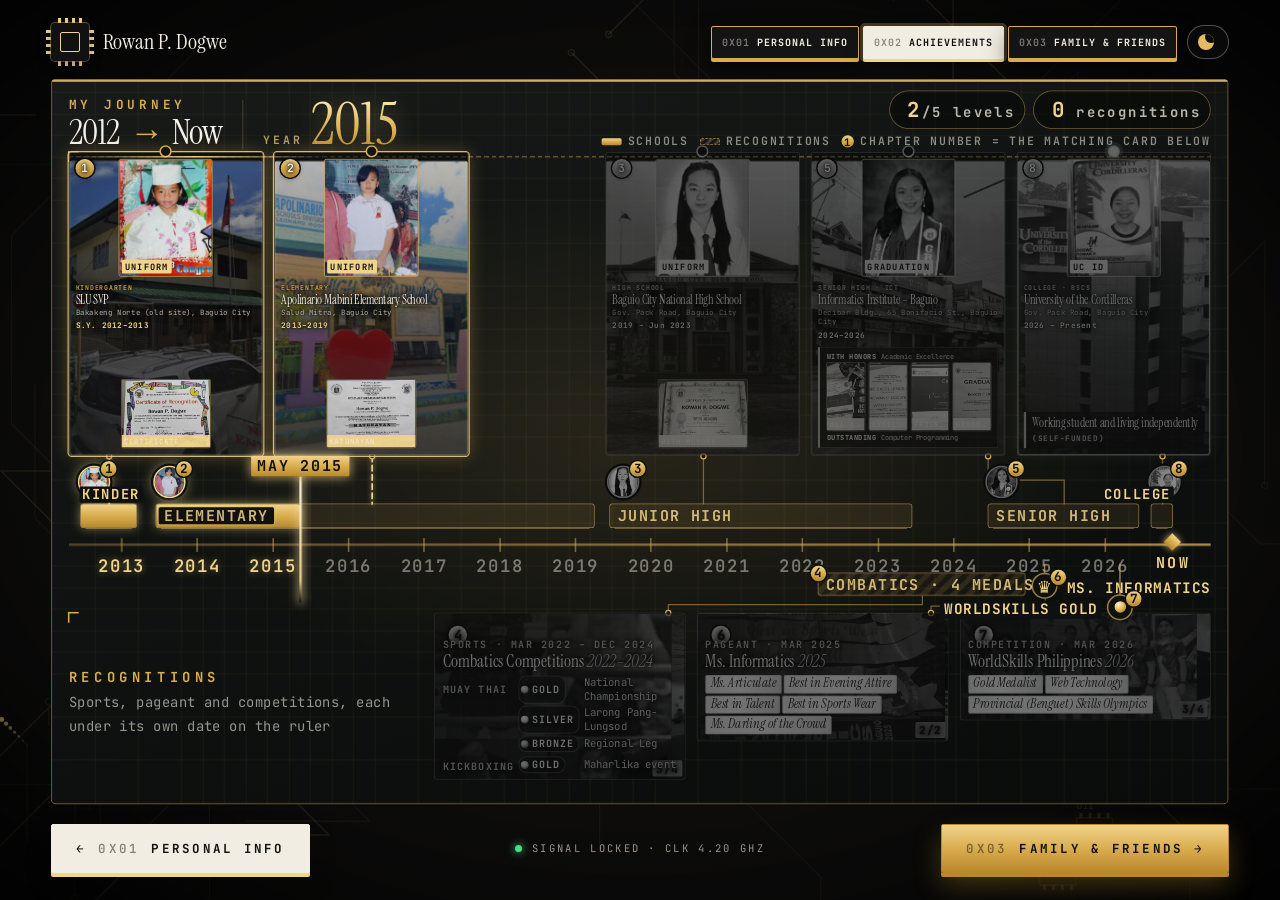
<file: achievements.html>
<!DOCTYPE html>
<html lang="en">
<head>
  <meta charset="UTF-8">
  <meta name="viewport" content="width=device-width, initial-scale=1.0">
  <meta name="description" content="Achievements of Rowan P. Dogwe: educational attainment from kindergarten to college, academic honors, Ms. Informatics 2025, national Muay Thai championship, and work, each with photos.">
  <meta name="author" content="Rowan P. Dogwe">
  <meta name="theme-color" content="#0b0b0c">
  <title>Achievements | Rowan P. Dogwe</title>
  <link rel="icon" href="favicon.svg" type="image/svg+xml"><link rel="icon" href="favicon.ico" sizes="16x16 32x32 48x48"><link rel="apple-touch-icon" href="apple-touch-icon.png"><meta name="theme-color" content="#0b0b0c">
  <script>(function(){var d=document.documentElement,t;try{t=localStorage.getItem("rpd-theme3")}catch(e){}d.setAttribute("data-theme",t==="light"?"light":"dark");try{var w=JSON.parse(sessionStorage.getItem("rpd-warp")||"null"),f=location.pathname.split("/").pop()||"index.html";if(w&&w.to===f&&Date.now()-w.ts<15000&&!matchMedia("(prefers-reduced-motion: reduce)").matches)d.classList.add("warp-in")}catch(e){}try{var q=JSON.parse(sessionStorage.getItem("rpd-slide")||"null");if(q&&Date.now()-q.ts<5000&&!matchMedia("(prefers-reduced-motion: reduce)").matches){d.classList.add("sliding-in","dir-"+q.dir)}sessionStorage.removeItem("rpd-slide")}catch(e){}})();</script>
  <link rel="preconnect" href="https://fonts.googleapis.com">
  <link rel="preconnect" href="https://fonts.gstatic.com" crossorigin>
  <link href="https://fonts.googleapis.com/css2?family=Instrument+Serif:ital@0;1&family=JetBrains+Mono:wght@400;500;600;700&display=swap" rel="stylesheet">
  <link rel="stylesheet" href="warp.css?v=1795802137">
  <link rel="stylesheet" href="site.css?v=1795802137">
</head>
<body data-seed="505">
  <canvas id="bg" aria-hidden="true"></canvas>
  <div class="vignette" aria-hidden="true"></div>
  <div class="scan" aria-hidden="true"></div>

  <div class="shell noh">
    <header class="top" data-boot>
      <a class="brand" href="index.html" data-warp><span class="mini" data-warp-anchor="2"><i></i></span><span><b>Rowan P. Dogwe</b><small>RPD-2026 &middot; BSCS &middot; UC Baguio</small></span></a>
      <div class="top-r">
        <nav class="nav" aria-label="Portfolio pages">
          <a href="personal-info.html" data-warp><em>0x01</em><span class="lg">Personal Info</span><span class="sm">Personal</span></a>
          <a href="achievements.html" data-warp aria-current="page"><em>0x02</em><span class="lg">Achievements</span><span class="sm">Achieve</span></a>
          <a href="family.html" data-warp><em>0x03</em><span class="lg">Family &amp; Friends</span><span class="sm">Family</span></a>
        </nav>
        <button class="theme-btn" type="button" data-theme-toggle aria-pressed="false"><span class="ico" aria-hidden="true"></span><span class="txt">Dark</span></button>
      </div>
    </header>

    <main class="body">
      <div class="ach3 board">
        <div class="mid"><div class="mid-in">
          <div class="mid-head" data-boot>
            <div><span class="kicker">0x02 &middot; Achievements</span>
            <h1 class="ea-title" data-decode>My <i>Achievements</i></h1></div>
          </div>
          <div class="tml journey">
            <svg class="tl-traces" aria-hidden="true"></svg>
          <div class="jy-head"><div class="jy-t"><span class="jy-k">My journey</span><h2>2012 <i>&rarr;</i> Now</h2></div><div class="jy-year" aria-hidden="true"><small>Year</small><b>2012</b></div><div class="jy-side"><div class="jy-counts"><span class="tl-count" data-k="edu" aria-hidden="true"><b>5</b>/5 levels</span> <span class="tl-count" data-k="rec" aria-hidden="true"><b>11</b> recognitions</span></div><p class="jy-legend" aria-hidden="true"><span><i class="lg-bar"></i>Schools</span><span><i class="lg-rec"></i>Recognitions</span><span><i class="lg-ch">1</i>Chapter number = the matching card below</span></p></div></div>
          <section class="cx edu" data-boot><h2 class="cx-h tl-h"><em>01</em> Educational attainment</h2><ol class="schools"><li class="lane-cap top" aria-hidden="true"><b>Schools</b></li><li data-tl="kinder" class="sc has-bg" style="grid-column:1 / span 17;--sc-bg:url('proofs/school-slu-svp-w.jpg')"><b class="ch" aria-hidden="true">1</b><div class="sc-ph"><span class="slot pic" data-src="proofs/me-kinder.jpg" data-set="edu"><img src="proofs/me-kinder-t.jpg" alt="Rowan in her kindergarten uniform" loading="lazy"><span>Uniform</span></span></div><span class="label">Kindergarten</span><b>SLU SVP</b><small>Bakakeng Norte (old site), Baguio City</small><span class="sc-y">S.Y. 2012&ndash;2013</span><div class="pf" aria-label="Certificates"><span class="pf-i"><img src="proofs/kinder-eccd-certificate-t.jpg" alt="Certificate of Recognition for completing the Early Childhood Care and Development Program at SLU-SVP Day Care Center, March 15, 2013" loading="lazy"><small>Certificate</small></span></div></li><li data-tl="elem" class="sc has-bg" style="grid-column:19 / span 17;--sc-bg:url('proofs/school-mabini-w.jpg')"><b class="ch" aria-hidden="true">2</b><div class="sc-ph"><span class="slot pic" data-src="proofs/me-elementary.jpg" data-set="edu"><img src="proofs/me-elementary-t.jpg" alt="Rowan in her elementary school uniform at graduation" loading="lazy"><span>Uniform</span></span></div><span class="label">Elementary</span><b>Apolinario Mabini Elementary School</b><small>Salud Mitra, Baguio City</small><span class="sc-y">2013&ndash;2019</span><div class="pf" aria-label="Certificates"><span class="pf-i"><img src="proofs/elementary-katunayan-t.jpg" alt="Katunayan (certificate) of completing the Elementary Curriculum, Apolinario Mabini Elementary School, April 3, 2019" loading="lazy"><small>Katunayan</small></span></div></li><li data-tl="jhs" class="sc has-bg" style="grid-column:48 / span 17;--sc-bg:url('proofs/school-bcnhs-w.jpg')"><b class="ch" aria-hidden="true">3</b><div class="sc-ph"><span class="slot pic" data-src="proofs/me-jhs.jpg" data-set="edu"><img src="proofs/me-jhs-t.jpg" alt="Rowan in her junior high school uniform" loading="lazy"><span>Uniform</span></span></div><span class="label">High school</span><b>Baguio City National High School</b><small>Gov. Pack Road, Baguio City</small><span class="sc-y">2019 &ndash; Jun 2023</span><div class="pf" aria-label="Certificates"><span class="pf-i"><img src="proofs/shs-g11-with-honors-t.jpg" alt="Certificate of Recognition, With Honors" loading="lazy"><small>With Honors</small></span></div></li><li data-tl="shs" class="sc done has-bg" style="grid-column:66 / span 17;--sc-bg:url('proofs/school-informatics-w.jpg')"><b class="ch" aria-hidden="true">5</b><div class="sc-ph"><span class="slot pic" data-src="proofs/me-shs-toga.jpg" data-set="edu"><img src="proofs/me-shs-toga-t.jpg" alt="Rowan in her senior high graduation toga and sash" loading="lazy"><span>Graduation</span></span></div><span class="label">Senior high &middot; ICT</span><b>Informatics Institute &ndash; Baguio</b><small>Decibar Bldg., 65 Bonifacio St., Baguio City</small><span class="sc-y">2024&ndash;2026</span><div class="sc-aw1"><ul><li><b>With Honors</b><span>Academic Excellence</span><div class="pf" aria-label="Certificates"><span class="pf-i"><img src="proofs/shs-awards-full-w.jpg" alt="Everything earned at senior high graduation, May 8, 2026: awards, medals, pin and ICT sash" loading="lazy"><small>All awards</small></span><span class="pf-i"><img src="proofs/shs-academic-excellence-with-honors-t.jpg" alt="Academic Excellence Award, With Honors, S.Y. 2025-2026" loading="lazy"><small>Excellence</small></span><span class="pf-i"><img src="proofs/shs-special-recognition-programming-t.jpg" alt="Special Recognition, Outstanding in Computer Programming, S.Y. 2025-2026" loading="lazy"><small>Programming</small></span><span class="pf-i"><img src="proofs/shs-certificate-of-graduation-t.jpg" alt="Certificate of Graduation, Senior High School, May 8, 2026" loading="lazy"><small>Graduation</small></span></div></li><li><b>Outstanding</b><span>Computer Programming</span></li></ul></div></li><li data-tl="college" class="sc now has-bg" style="grid-column:84 / span 17;--sc-bg:url('proofs/school-uc.jpg')"><b class="ch" aria-hidden="true">8</b><div class="sc-ph"><span class="slot pic" data-src="proofs/me-uc-id.jpg" data-set="edu"><img src="proofs/me-uc-id-t.jpg" alt="Rowan&rsquo;s University of the Cordilleras student ID photo" loading="lazy"><span>UC ID</span></span></div><span class="label">College &middot; BSCS</span><b>University of the Cordilleras</b><small>Gov. Pack Road, Baguio City</small><span class="sc-y">2026 &ndash; Present</span><p class="sc-note">Working student and living independently <span>(self-funded)</span></p></li></ol></section>
          <div class="jy-scroll"><div class="yr" aria-hidden="true" data-a="2012.3" data-b="2027.4" data-now="2026.9">
<div class="yr-lane yr-edu">
<span class="yb short l" data-for="kinder" data-a="2012.45" data-b="2013.2" data-k="edu" data-n="1" data-pop="Kindergarten &#10003;" style="left:0.993%;width:4.967%"><b class="ch">1</b><img class="av" src="proofs/me-kinder-t.jpg" alt=""><i></i><em>Kinder</em></span>
<span class="yb" data-for="elem" data-a="2013.45" data-b="2019.25" data-k="edu" data-n="1" data-pop="Elementary &#10003;" style="left:7.616%;width:38.411%"><b class="ch">2</b><img class="av" src="proofs/me-elementary-t.jpg" alt=""><i></i><em>Elementary</em></span>
<span class="yb" data-for="jhs" data-a="2019.45" data-b="2023.45" data-k="edu" data-n="1" data-pop="Junior high &#10003;" style="left:47.351%;width:26.490%"><b class="ch">3</b><img class="av" src="proofs/me-jhs-t.jpg" alt=""><i></i><em>Junior High</em></span>
<span class="yb" data-for="shs" data-a="2024.45" data-b="2026.45" data-k="edu" data-n="1" data-pop="With Honors &#10003;" style="left:80.464%;width:13.245%"><b class="ch">5</b><img class="av" src="proofs/me-shs-toga-t.jpg" alt=""><i></i><em>Senior High</em></span>
<span class="yb short" data-for="college" data-a="2026.6" data-b="2026.9" data-k="edu" data-n="1" data-pop="Now enrolled" style="left:94.702%;width:1.987%"><b class="ch">8</b><img class="av" src="proofs/me-uc-id-t.jpg" alt=""><i></i><em>College</em></span>
</div><div class="yr-axis">
<span class="yt" style="left:4.636%"><b>2013</b></span>
<span class="yt" style="left:11.258%"><b>2014</b></span>
<span class="yt" style="left:17.881%"><b>2015</b></span>
<span class="yt" style="left:24.503%"><b>2016</b></span>
<span class="yt" style="left:31.126%"><b>2017</b></span>
<span class="yt" style="left:37.748%"><b>2018</b></span>
<span class="yt" style="left:44.371%"><b>2019</b></span>
<span class="yt" style="left:50.993%"><b>2020</b></span>
<span class="yt" style="left:57.616%"><b>2021</b></span>
<span class="yt" style="left:64.238%"><b>2022</b></span>
<span class="yt" style="left:70.861%"><b>2023</b></span>
<span class="yt" style="left:77.483%"><b>2024</b></span>
<span class="yt" style="left:84.106%"><b>2025</b></span>
<span class="yt" style="left:90.728%"><b>2026</b></span>
<span class="yr-now" style="left:96.689%"><b>Now</b></span>
</div><div class="yr-lane yr-rec">
<span class="yb rec" data-for="combat" data-a="2022.2" data-b="2024.95" data-k="rec" data-n="4" data-pop="+4 medals" style="left:65.563%;width:18.212%"><b class="ch">4</b><i></i><em>Combatics &middot; 4 medals</em></span>
<span class="yp crown" data-for="ms" data-a="2025.2" data-b="2025.2" data-k="rec" data-n="6" data-pop="Crowned +5 awards" style="left:85.430%"><b class="ch">6</b><i></i><em>Ms. Informatics</em></span>
<span class="yp medal" data-for="ws" data-a="2026.2" data-b="2026.2" data-k="rec" data-n="1" data-pop="Gold medal" style="left:92.053%"><b class="ch">7</b><i></i><em>WorldSkills gold</em></span>
</div><span class="yr-head"><em></em></span></div></div>
          
          <section class="cx acts" data-boot><h2 class="cx-h tl-h"><em>02</em> Extracurricular activities &amp; recognitions</h2><ul class="items tl-row"><li class="lane-cap" style="grid-column:1 / span 30" aria-hidden="true"><b>Recognitions</b><span>Sports, pageant and competitions, each under its own date on the ruler</span></li><li class="it has-ph" data-tl="combat" style="grid-column:33 / span 22"><b class="ch" aria-hidden="true">4</b><div class="it-tx"><span class="label">Sports &middot; Mar 2022 &ndash; Dec 2024</span><b>Combatics Competitions <i>2022&ndash;2024</i></b></div><div class="phs" data-n="4"><div class="phs-track" tabindex="-1"><span class="phs-i" data-src="proofs/muaythai-1-w.jpg" data-start="0"><img src="proofs/muaythai-1-w.jpg" alt="My first bout, stepping into the ring in the blue corner" loading="lazy"></span><span class="phs-i" data-src="proofs/muaythai-4-w.jpg" data-start="1"><img src="proofs/muaythai-4-w.jpg" alt="Waiting for the bout result in the open-air arena" loading="lazy"></span><span class="phs-i" data-src="proofs/muaythai-5-w.jpg" data-start="2"><img src="proofs/muaythai-5-w.jpg" alt="My last bout, gloves up and hand raised at the end" loading="lazy"></span><span class="phs-i" data-src="proofs/muaythai-medals-ids-w.jpg" data-start="3"><img src="proofs/muaythai-medals-ids-w.jpg" alt="What I brought home: medals, Muay Thai boxer’s books, and athlete IDs from the 2024 Muaythai National Championships and the Luzon Leg 2023" loading="lazy"></span></div><span class="phs-n">1/4</span></div><ul class="mtab" aria-label="Medals: Muay Thai gold at the National Championship in Pasig, silver at Larong Pang-Lungsod in Baguio, bronze at the Regional Leg in Pasig; Kickboxing gold at the Maharlika event in Baguio"><li class="g"><span class="sp">Muay Thai</span><span class="md"><i></i>Gold</span><span class="ev">National Championship <em>&middot; Pasig</em></span></li><li class="s"><span class="sp"></span><span class="md"><i></i>Silver</span><span class="ev">Larong Pang-Lungsod <em>&middot; Baguio</em></span></li><li class="b"><span class="sp"></span><span class="md"><i></i>Bronze</span><span class="ev">Regional Leg <em>&middot; Pasig</em></span></li><li class="g k"><span class="sp">Kickboxing</span><span class="md"><i></i>Gold</span><span class="ev">Maharlika event <em>&middot; Baguio</em></span></li></ul></li><li class="it has-ph" data-tl="ms" style="grid-column:56 / span 22"><b class="ch" aria-hidden="true">6</b><div class="it-tx"><span class="label">Pageant &middot; Mar 2025</span><b>Ms. Informatics <i>2025</i></b><ul class="sash"><li>Ms. Articulate</li><li>Best in Evening Attire</li><li>Best in Talent</li><li>Best in Sports Wear</li><li>Ms. Darling of the Crowd</li></ul></div><div class="phs" data-n="2"><div class="phs-track" tabindex="-1"><span class="phs-i" data-src="proofs/ms-informatics-crowned-w.jpg" data-start="0"><img src="proofs/ms-informatics-crowned-w.jpg" alt="Crowned Ms. Informatics Baguio 2025, holding the trophy and wearing the title sash" loading="lazy"></span><span class="phs-i" data-src="proofs/ms-informatics-sashes-w.jpg" data-start="1"><img src="proofs/ms-informatics-sashes-w.jpg" alt="My Ms. Informatics Baguio 2025 sash with the five special awards I won: Ms. Articulate, Best in Evening Attire, Best in Talent, Best in Sports Wear, and Ms. Darling of the Crowd" loading="lazy"></span></div><span class="phs-n">1/2</span></div></li><li class="it has-ph" data-tl="ws" style="grid-column:79 / span 22"><b class="ch" aria-hidden="true">7</b><div class="it-tx"><span class="label">Competition &middot; Mar 2026</span><b>WorldSkills Philippines <i>2026</i></b><ul class="sash"><li>Gold Medalist</li><li>Web Technology</li><li>Provincial (Benguet) Skills Olympics</li></ul></div><div class="phs" data-n="4"><div class="phs-track" tabindex="-1"><span class="phs-i" data-src="proofs/ws-awarding.jpg" data-start="0"><img src="proofs/ws-awarding-t.jpg" alt="Receiving the gold medalist award and cash prize at the 2026 WorldSkills Philippines Provincial (Benguet) Skills Olympics" loading="lazy"></span><span class="phs-i" data-src="proofs/ws-gold-certificate-medal.jpg" data-start="1"><img src="proofs/ws-gold-certificate-medal-t.jpg" alt="Gold medal and Certificate of Recognition, Skill Area: Web Technology, March 26, 2026" loading="lazy"></span><span class="phs-i" data-src="proofs/ws-team.jpg" data-start="2"><img src="proofs/ws-team-t.jpg" alt="With fellow competitors and our trainer at the WorldSkills Philippines Provincial Skills Olympics, wearing my gold medal" loading="lazy"></span><span class="phs-i" data-src="proofs/ws-appreciation.jpg" data-start="3"><img src="proofs/ws-appreciation-t.jpg" alt="Certificate of Appreciation from TESDA, competitor in Web Technology, 2026 WorldSkills Philippines Provincial (Benguet) Skills Olympics" loading="lazy"></span></div><span class="phs-n">1/4</span></div></li></ul></section>
          </div>
        </div></div>
        
      </div>
    </main>

    <footer class="foot" data-boot>
      <a class="step prev" href="personal-info.html" data-warp>&larr; <em>0x01</em> Personal info</a>
      <span class="status"><i></i> Signal locked &middot; clk 4.20 GHz</span>
      <a class="step next" href="family.html" data-warp><em>0x03</em> Family &amp; friends &rarr;</a>
    </footer>
  </div>


  <script src="warp.js?v=1795802137"></script>
  <script src="site.js?v=1795802137"></script>
</body>
</html>
</file>
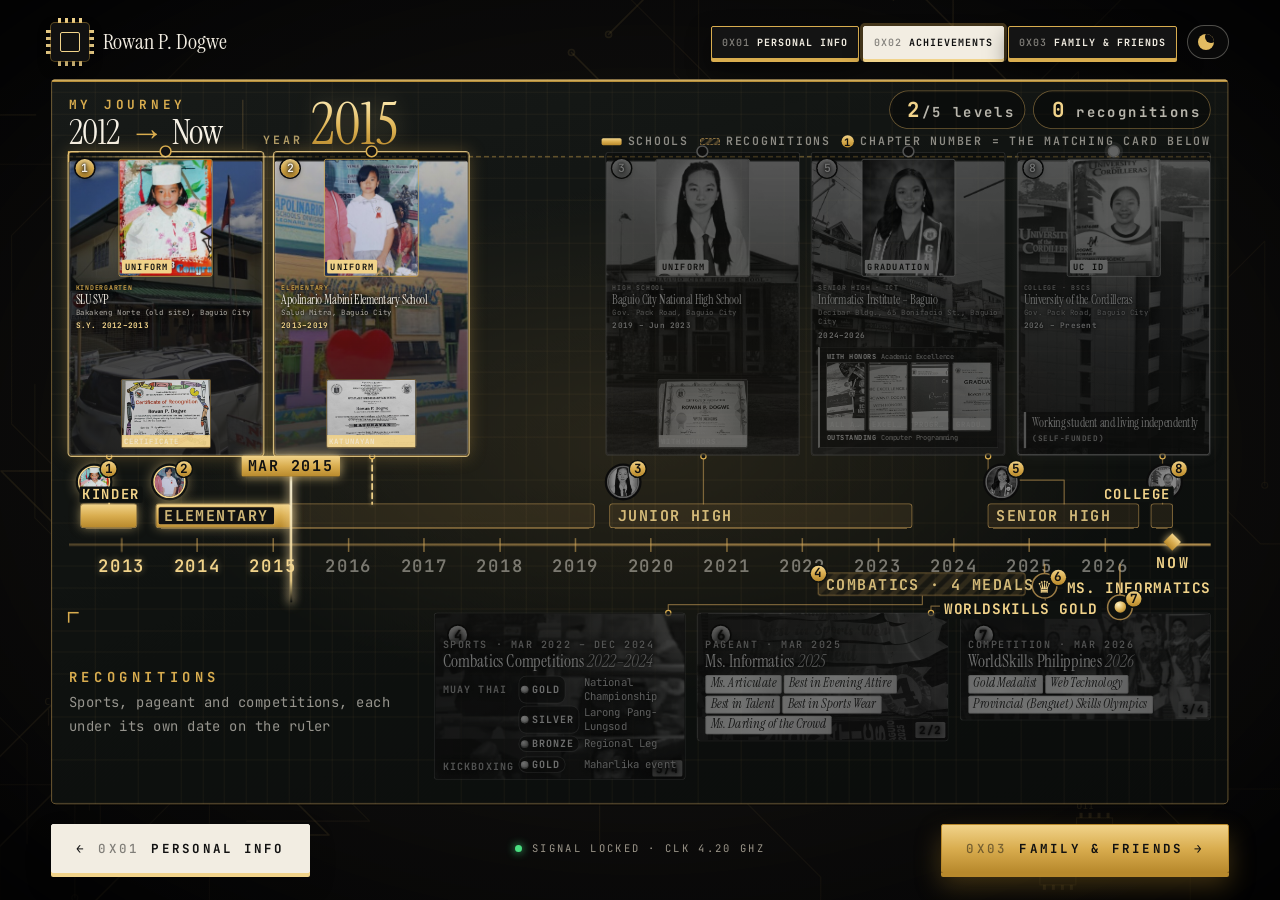
<file: education.html>
<!DOCTYPE html>
<html lang="en"><head><meta charset="UTF-8"><meta name="robots" content="noindex"><title>Achievements | Rowan P. Dogwe</title>
<link rel="canonical" href="achievements.html"><meta http-equiv="refresh" content="0; url=achievements.html">
<script>location.replace("achievements.html")</script></head>
<body style="background:#0b0b0c;color:#f2ede2;font-family:monospace"><p><a href="achievements.html" style="color:#d9ad4f">Achievements</a></p></body></html>
</file>
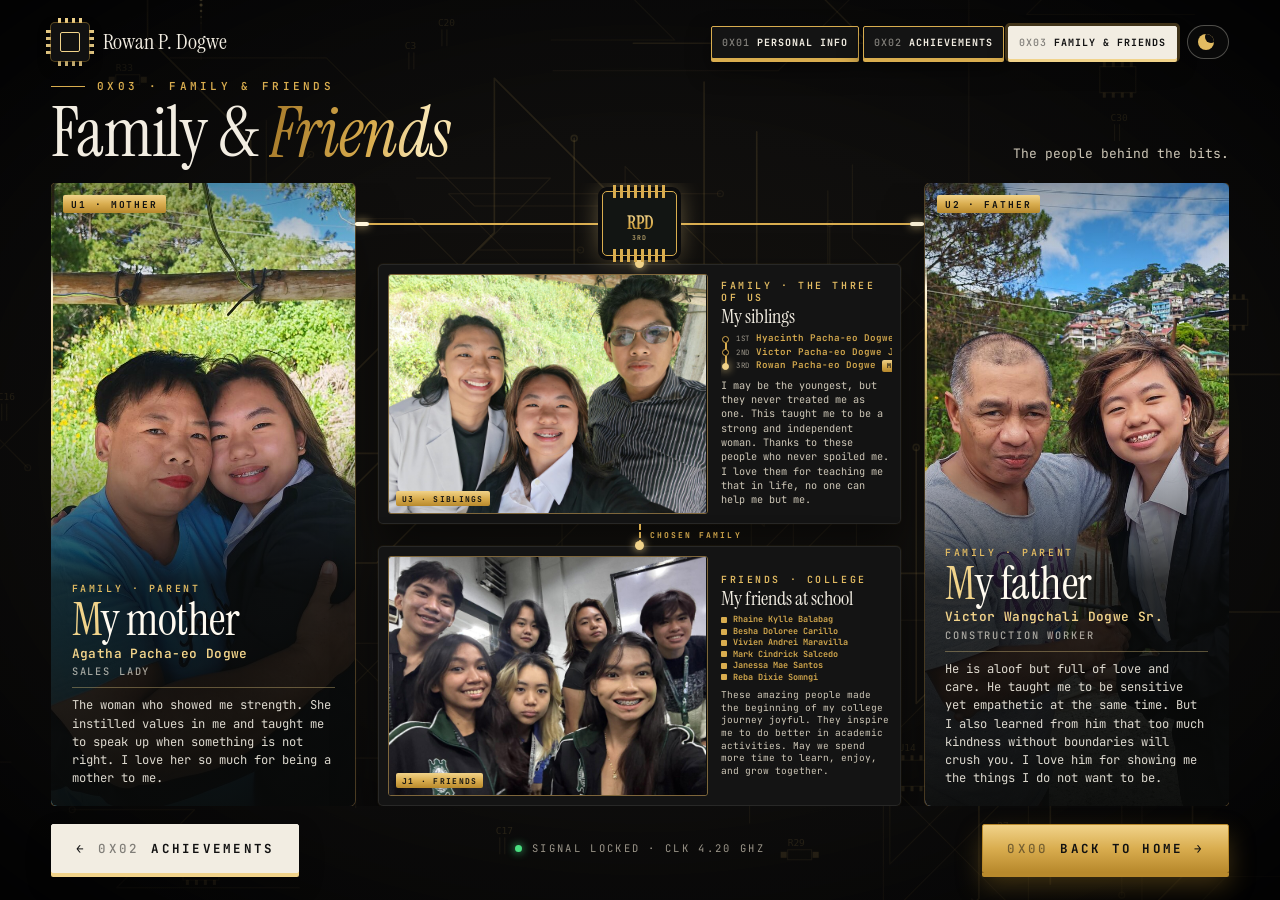
<file: family.html>
<!DOCTYPE html>
<html lang="en">
<head>
  <meta charset="UTF-8">
  <meta name="viewport" content="width=device-width, initial-scale=1.0">
  <meta name="description" content="The family of Rowan P. Dogwe, BS Computer Science student at the University of the Cordilleras.">
  <meta name="author" content="Rowan P. Dogwe">
  <meta name="theme-color" content="#0b0b0c">
  <title>Family &amp; Friends | Rowan P. Dogwe</title>
  <link rel="icon" href="favicon.svg" type="image/svg+xml"><link rel="icon" href="favicon.ico" sizes="16x16 32x32 48x48"><link rel="apple-touch-icon" href="apple-touch-icon.png"><meta name="theme-color" content="#0b0b0c">
  <script>(function(){var d=document.documentElement,t;try{t=localStorage.getItem("rpd-theme3")}catch(e){}d.setAttribute("data-theme",t==="light"?"light":"dark");try{var w=JSON.parse(sessionStorage.getItem("rpd-warp")||"null"),f=location.pathname.split("/").pop()||"index.html";if(w&&w.to===f&&Date.now()-w.ts<15000&&!matchMedia("(prefers-reduced-motion: reduce)").matches)d.classList.add("warp-in")}catch(e){}})();</script>
  <link rel="preconnect" href="https://fonts.googleapis.com">
  <link rel="preconnect" href="https://fonts.gstatic.com" crossorigin>
  <link href="https://fonts.googleapis.com/css2?family=Instrument+Serif:ital@0;1&family=JetBrains+Mono:wght@400;500;600;700&display=swap" rel="stylesheet">
  <link rel="stylesheet" href="warp.css?v=1795802137">
  <link rel="stylesheet" href="site.css?v=1795802137">
</head>
<body data-seed="303">
  <canvas id="bg" aria-hidden="true"></canvas>
  <div class="vignette" aria-hidden="true"></div>
  <div class="scan" aria-hidden="true"></div>

  <div class="shell">
    <header class="top" data-boot>
      <a class="brand" href="index.html" data-warp><span class="mini" data-warp-anchor="2"><i></i></span><span><b>Rowan P. Dogwe</b><small>RPD-2026 &middot; BSCS &middot; UC Baguio</small></span></a>
      <div class="top-r">
        <nav class="nav" aria-label="Portfolio pages">
          <a href="personal-info.html" data-warp><em>0x01</em><span class="lg">Personal Info</span><span class="sm">Personal</span></a>
          <a href="achievements.html" data-warp><em>0x02</em><span class="lg">Achievements</span><span class="sm">Achieve</span></a>
          <a href="family.html" data-warp aria-current="page"><em>0x03</em><span class="lg">Family &amp; Friends</span><span class="sm">Family</span></a>
        </nav>
        <button class="theme-btn" type="button" data-theme-toggle aria-pressed="false"><span class="ico" aria-hidden="true"></span><span class="txt">Dark</span></button>
      </div>
    </header>

    <section class="head" data-boot>
      <div>
        <span class="kicker">0x03 &middot; Family &amp; Friends</span>
        <h1 data-decode>Family &amp; <i>Friends</i></h1>
      </div>
      <p>The people behind the bits.</p>
    </section>

    <main class="body">
      <div class="fam3">
        <figure class="f3-par mom" data-boot data-tilt>
          <img src="family/mother.jpg" alt="Rowan hugging her mother outdoors in Baguio" loading="eager">
          <span class="f3-ref">U1 &middot; Mother</span>
          <figcaption><span class="f3-k">Family &middot; Parent</span><b>My mother</b><span class="f3-name">Agatha Pacha-eo Dogwe</span><span class="f3-occ">Sales lady</span><p>The woman who showed me strength. She instilled values in me and taught me to speak up when something is not right. I love her so much for being a mother to me.</p></figcaption>
        </figure>
        <div class="f3-mid">
          <div class="f3-core" aria-hidden="true"><i class="tr l"></i><i class="tr r"></i><span class="chip"><span class="pins t"></span><span class="pins b"></span><b>RPD</b><small>3rd</small></span><i class="tr d"></i></div>
          <figure class="f3-card kids" data-boot>
            <div class="f3-ph"><img src="family/siblings.jpg" alt="Selfie of Rowan with her two siblings" loading="eager"><span class="f3-ref">U3 &middot; Siblings</span></div>
            <figcaption><span class="f3-k">Family &middot; The three of us</span><b>My siblings</b><ol class="sib"><li><small>1st</small><span>Hyacinth Pacha-eo Dogwe</span></li><li><small>2nd</small><span>Victor Pacha-eo Dogwe Jr.</span></li><li class="me"><small>3rd</small><span>Rowan Pacha-eo Dogwe</span><em>me</em></li></ol><p>I may be the youngest, but they never treated me as one. This taught me to be a strong and independent woman. Thanks to these people who never spoiled me. I love them for teaching me that in life, no one can help me but me.</p></figcaption>
          </figure>
          <div class="f3-link" aria-hidden="true"><span>chosen family</span></div>
          <figure class="f3-card pals" data-boot>
            <div class="f3-ph"><img src="family/friends.jpg" alt="Group selfie of Rowan with her friends at school" loading="eager"><span class="f3-ref">J1 &middot; Friends</span></div>
            <figcaption><span class="f3-k">Friends &middot; College</span><b>My friends at school</b><ul class="net"><li>Rhaine Kylle Balabag</li><li>Besha Doloree Carillo</li><li>Vivien Andrei Maravilla</li><li>Mark Cindrick Salcedo</li><li>Janessa Mae Santos</li><li>Reba Dixie Somngi</li></ul><p>These amazing people made the beginning of my college journey joyful. They inspire me to do better in academic activities. May we spend more time to learn, enjoy, and grow together.</p></figcaption>
          </figure>
        </div>
        <figure class="f3-par dad" data-boot data-tilt>
          <img src="family/father.jpg" alt="Rowan with her father, holding hands, with Baguio hillside homes behind them" loading="eager">
          <span class="f3-ref">U2 &middot; Father</span>
          <figcaption><span class="f3-k">Family &middot; Parent</span><b>My father</b><span class="f3-name">Victor Wangchali Dogwe Sr.</span><span class="f3-occ">Construction worker</span><p>He is aloof but full of love and care. He taught me to be sensitive yet empathetic at the same time. But I also learned from him that too much kindness without boundaries will crush you. I love him for showing me the things I do not want to be.</p></figcaption>
        </figure>
      </div>
    </main>

    <footer class="foot" data-boot>
      <a class="step prev" href="achievements.html" data-warp>&larr; <em>0x02</em> Achievements</a>
      <span class="status"><i></i> Signal locked &middot; clk 4.20 GHz</span>
      <a class="step next" href="index.html" data-warp><em>0x00</em> Back to home &rarr;</a>
    </footer>
  </div>

  <script src="warp.js?v=1795802137"></script>
  <script src="site.js?v=1795802137"></script>
</body>
</html>
</file>
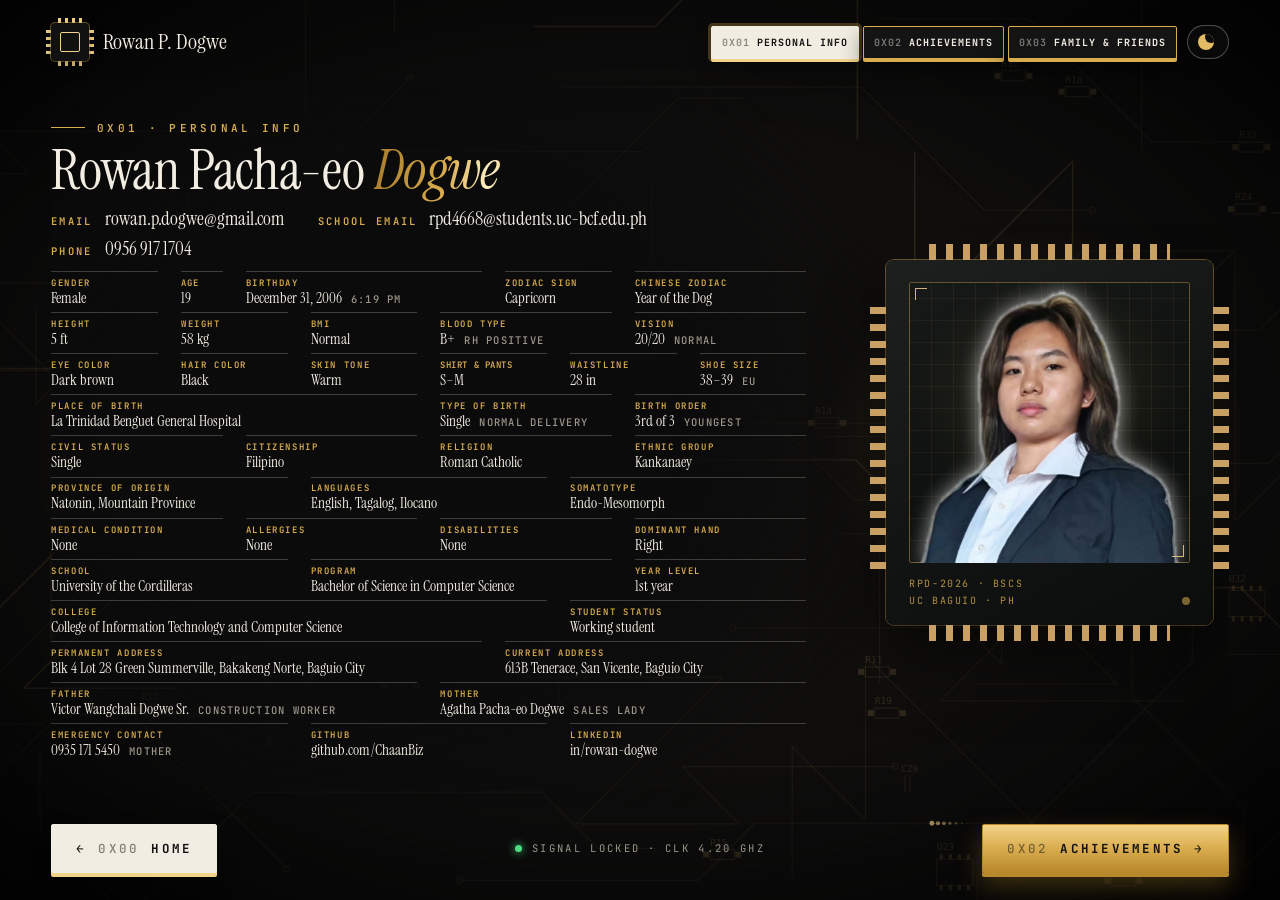
<file: personal-info.html>
<!DOCTYPE html>
<html lang="en">
<head>
  <meta charset="UTF-8">
  <meta name="viewport" content="width=device-width, initial-scale=1.0">
  <meta name="description" content="Personal information of Rowan P. Dogwe, BS Computer Science student at the University of the Cordilleras.">
  <meta name="author" content="Rowan P. Dogwe">
  <meta name="robots" content="noindex, noarchive">
  <meta name="theme-color" content="#0b0b0c">
  <title>Personal Info | Rowan P. Dogwe</title>
  <link rel="icon" href="favicon.svg" type="image/svg+xml"><link rel="icon" href="favicon.ico" sizes="16x16 32x32 48x48"><link rel="apple-touch-icon" href="apple-touch-icon.png"><meta name="theme-color" content="#0b0b0c">
  <script>(function(){var d=document.documentElement,t;try{t=localStorage.getItem("rpd-theme3")}catch(e){}d.setAttribute("data-theme",t==="light"?"light":"dark");try{var w=JSON.parse(sessionStorage.getItem("rpd-warp")||"null"),f=location.pathname.split("/").pop()||"index.html";if(w&&w.to===f&&Date.now()-w.ts<15000&&!matchMedia("(prefers-reduced-motion: reduce)").matches)d.classList.add("warp-in")}catch(e){}})();</script>
  <link rel="preconnect" href="https://fonts.googleapis.com">
  <link rel="preconnect" href="https://fonts.gstatic.com" crossorigin>
  <link href="https://fonts.googleapis.com/css2?family=Instrument+Serif:ital@0;1&family=JetBrains+Mono:wght@400;500;600;700&display=swap" rel="stylesheet">
  <link rel="stylesheet" href="warp.css?v=1795802137">
  <link rel="stylesheet" href="site.css?v=1795802137">
</head>
<body data-seed="101">
  <canvas id="bg" aria-hidden="true"></canvas>
  <div class="vignette" aria-hidden="true"></div>
  <div class="scan" aria-hidden="true"></div>

  <div class="shell noh">
    <header class="top" data-boot>
      <a class="brand" href="index.html" data-warp><span class="mini" data-warp-anchor="2"><i></i></span><span><b>Rowan P. Dogwe</b><small>RPD-2026 &middot; BSCS &middot; UC Baguio</small></span></a>
      <div class="top-r">
        <nav class="nav" aria-label="Portfolio pages">
          <a href="personal-info.html" data-warp aria-current="page"><em>0x01</em><span class="lg">Personal Info</span><span class="sm">Personal</span></a>
          <a href="achievements.html" data-warp><em>0x02</em><span class="lg">Achievements</span><span class="sm">Achieve</span></a>
          <a href="family.html" data-warp><em>0x03</em><span class="lg">Family &amp; Friends</span><span class="sm">Family</span></a>
        </nav>
        <button class="theme-btn" type="button" data-theme-toggle aria-pressed="false"><span class="ico" aria-hidden="true"></span><span class="txt">Dark</span></button>
      </div>
    </header>

    <main class="body">
      <div class="pi">
        <section class="pi-text">
          <span class="kicker" data-boot>0x01 &middot; Personal Info</span>
          <h1 class="pi-name one" data-boot data-decode>Rowan Pacha-eo <i>Dogwe</i></h1>
          <div class="pi-contact" data-boot>
            <a class="pi-mail" href="mailto:rowan.p.dogwe@gmail.com"><span>Email</span><b>rowan.p.dogwe@gmail.com</b></a>
            <a class="pi-mail" data-mail="cnBkNDY2OEBzdHVkZW50cy51Yy1iY2YuZWR1LnBo"><span>School email</span><b data-c="cnBkNDY2OEBzdHVkZW50cy51Yy1iY2YuZWR1LnBo">&middot;&middot;&middot;</b></a>
            <a class="pi-mail" data-tel="KzYzOTU2OTE3MTcwNA=="><span>Phone</span><b data-c="MDk1NiA5MTcgMTcwNA==">&middot;&middot;&middot;</b></a>
          </div>

          <dl class="facts all">
            <div class="fact c2" data-boot><dt>Gender</dt><dd>Female</dd></div>
            <div class="fact c1" data-boot><dt>Age</dt><dd><span data-age="2006-12-31">19</span></dd></div>
            <div class="fact c4" data-boot><dt>Birthday</dt><dd>December 31, 2006 <small>6:19 PM</small></dd></div>
            <div class="fact c2" data-boot><dt>Zodiac sign</dt><dd>Capricorn</dd></div>
            <div class="fact c3" data-boot><dt>Chinese zodiac</dt><dd>Year of the Dog</dd></div>

            <div class="fact c2" data-boot><dt>Height</dt><dd><span data-c="NSBmdA==">&middot;&middot;&middot;</span></dd></div>
            <div class="fact c2" data-boot><dt>Weight</dt><dd><span data-c="NTgga2c=">&middot;&middot;&middot;</span></dd></div>
            <div class="fact c2" data-boot><dt>BMI</dt><dd><span data-c="Tm9ybWFs">&middot;&middot;&middot;</span></dd></div>
            <div class="fact c3" data-boot><dt>Blood type</dt><dd><span data-c="Qis=">&middot;&middot;&middot;</span> <small><span data-c="UmggcG9zaXRpdmU=">&middot;&middot;&middot;</span></small></dd></div>
            <div class="fact c3" data-boot><dt>Vision</dt><dd><span data-c="MjAvMjA=">&middot;&middot;&middot;</span> <small>Normal</small></dd></div>

            <div class="fact c2" data-boot><dt>Eye color</dt><dd>Dark brown</dd></div>
            <div class="fact c2" data-boot><dt>Hair color</dt><dd>Black</dd></div>
            <div class="fact c2" data-boot><dt>Skin tone</dt><dd><span data-c="V2FybQ==">&middot;&middot;&middot;</span></dd></div>
            <div class="fact c2 tight" data-boot><dt>Shirt &amp; pants</dt><dd><span data-c="U+KAk00=">&middot;&middot;&middot;</span></dd></div>
            <div class="fact c2" data-boot><dt>Waistline</dt><dd><span data-c="MjggaW4=">&middot;&middot;&middot;</span></dd></div>
            <div class="fact c2" data-boot><dt>Shoe size</dt><dd><span data-c="MzjigJMzOQ==">&middot;&middot;&middot;</span> <small>EU</small></dd></div>

            <div class="fact c6" data-boot><dt>Place of birth</dt><dd><span data-c="TGEgVHJpbmlkYWQgQmVuZ3VldCBHZW5lcmFsIEhvc3BpdGFs">&middot;&middot;&middot;</span></dd></div>
            <div class="fact c3" data-boot><dt>Type of birth</dt><dd><span data-c="U2luZ2xl">&middot;&middot;&middot;</span> <small><span data-c="Tm9ybWFsIGRlbGl2ZXJ5">&middot;&middot;&middot;</span></small></dd></div>
            <div class="fact c3" data-boot><dt>Birth order</dt><dd>3rd of 3 <small>Youngest</small></dd></div>

            <div class="fact c3" data-boot><dt>Civil status</dt><dd>Single</dd></div>
            <div class="fact c3" data-boot><dt>Citizenship</dt><dd>Filipino</dd></div>
            <div class="fact c3" data-boot><dt>Religion</dt><dd><span data-c="Um9tYW4gQ2F0aG9saWM=">&middot;&middot;&middot;</span></dd></div>
            <div class="fact c3" data-boot><dt>Ethnic group</dt><dd>Kankanaey</dd></div>

            <div class="fact c4" data-boot><dt>Province of origin</dt><dd>Natonin, Mountain Province</dd></div>
            <div class="fact c4" data-boot><dt>Languages</dt><dd>English, Tagalog, Ilocano</dd></div>
            <div class="fact c4" data-boot><dt>Somatotype</dt><dd><span data-c="RW5kby1NZXNvbW9ycGg=">&middot;&middot;&middot;</span></dd></div>

            <div class="fact c3" data-boot><dt>Medical condition</dt><dd>None</dd></div>
            <div class="fact c3" data-boot><dt>Allergies</dt><dd>None</dd></div>
            <div class="fact c3" data-boot><dt>Disabilities</dt><dd>None</dd></div>
            <div class="fact c3" data-boot><dt>Dominant hand</dt><dd>Right</dd></div>

            <div class="fact c4" data-boot><dt>School</dt><dd>University of the Cordilleras</dd></div>
            <div class="fact c5" data-boot><dt>Program</dt><dd>Bachelor of Science in Computer Science</dd></div>
            <div class="fact c3" data-boot><dt>Year level</dt><dd>1st year</dd></div>

            <div class="fact c8" data-boot><dt>College</dt><dd>College of Information Technology and Computer Science</dd></div>
            <div class="fact c4" data-boot><dt>Student status</dt><dd>Working student</dd></div>

            <div class="fact c7" data-boot><dt>Permanent address</dt><dd><span data-c="QmxrIDQgTG90IDI4IEdyZWVuIFN1bW1lcnZpbGxlLCBCYWtha2VuZyBOb3J0ZSwgQmFndWlvIENpdHk=">&middot;&middot;&middot;</span></dd></div>
            <div class="fact c5" data-boot><dt>Current address</dt><dd><span data-c="NjEzQiBUZW5lcmFjZSwgU2FuIFZpY2VudGUsIEJhZ3VpbyBDaXR5">&middot;&middot;&middot;</span></dd></div>

            <div class="fact c6" data-boot><dt>Father</dt><dd><span data-c="VmljdG9yIFdhbmdjaGFsaSBEb2d3ZSBTci4=">&middot;&middot;&middot;</span> <small><span data-c="Q29uc3RydWN0aW9uIHdvcmtlcg==">&middot;&middot;&middot;</span></small></dd></div>
            <div class="fact c6" data-boot><dt>Mother</dt><dd><span data-c="QWdhdGhhIFBhY2hhLWVvIERvZ3dl">&middot;&middot;&middot;</span> <small><span data-c="U2FsZXMgbGFkeQ==">&middot;&middot;&middot;</span></small></dd></div>

            <div class="fact c4" data-boot><dt>Emergency contact</dt><dd><span data-c="MDkzNSAxNzEgNTQ1MA==">&middot;&middot;&middot;</span> <small>Mother</small></dd></div>
            <div class="fact c4" data-boot><dt>GitHub</dt><dd><a href="https://github.com/ChaanBiz" target="_blank" rel="noopener">github.com/ChaanBiz</a></dd></div>
            <div class="fact c4" data-boot><dt>LinkedIn</dt><dd><a href="https://www.linkedin.com/in/rowan-dogwe/" target="_blank" rel="noopener">in/rowan-dogwe</a></dd></div>
          </dl>
        </section>

        <figure class="figure still" data-boot>
          <div class="chipcol">
            <div class="chip" data-warp-anchor="1">
              <span class="pins t"></span><span class="pins r"></span><span class="pins b"></span><span class="pins l"></span>
              <div class="die"><img src="me-portrait.webp" alt="Formal portrait of Rowan P. Dogwe"><span class="corner a"></span><span class="corner d"></span></div>
              <div class="marking"><span>RPD-2026 &middot; BSCS<br>UC Baguio &middot; PH</span><i></i></div>
            </div>
          </div>
        </figure>
      </div>
    </main>

    <footer class="foot" data-boot>
      <a class="step prev" href="index.html" data-warp>&larr; <em>0x00</em> Home</a>
      <span class="status"><i></i> Signal locked &middot; clk 4.20 GHz</span>
      <a class="step next" href="achievements.html" data-warp><em>0x02</em> Achievements &rarr;</a>
    </footer>
  </div>

  <script src="warp.js?v=1795802137"></script>
  <script src="site.js?v=1795802137"></script>
</body>
</html>
</file>
<file: warp.css>
/* ==========================================================================
   warp.css: theme switch + "follow the signal" page transition (all pages)
   ========================================================================== */
:root { --warp-bg: #fbfaf6; --warp-ink: #111111; --warp-dim: rgba(17, 17, 17, 0.55); --warp-gold: #b08327; color-scheme: light; }
:root[data-theme="dark"] { --warp-bg: #0b0b0c; --warp-ink: #f2ede2; --warp-dim: rgba(242, 237, 226, 0.55); --warp-gold: #e2bb62; color-scheme: dark; }

/* arriving through a warp: paint the board colour before anything renders */
html.warp-in, html.warp-in body { background: var(--warp-bg) !important; }
html.warp-in body > * { visibility: hidden; }

/* theme switch: a circle that grows out of the button (where supported) */
::view-transition-old(root), ::view-transition-new(root) { animation: none; mix-blend-mode: normal; }

.theme-btn {
  display: inline-flex; align-items: center; gap: 9px; cursor: pointer;
  font: 600 11px "JetBrains Mono", ui-monospace, monospace; letter-spacing: 0.18em; text-transform: uppercase;
  color: var(--warp-ink); background: color-mix(in srgb, var(--warp-bg) 82%, transparent);
  border: 1px solid color-mix(in srgb, var(--warp-ink) 30%, transparent); border-radius: 999px; padding: 8px 14px 8px 10px;
  transition: border-color 0.2s, transform 0.2s;
}
.theme-btn:hover { border-color: var(--warp-gold); transform: translateY(-1px); }
.theme-btn .ico { position: relative; width: 16px; height: 16px; border-radius: 50%; background: var(--warp-ink); overflow: hidden; transition: transform 0.5s cubic-bezier(.2, .8, .2, 1); }
.theme-btn .ico::after { content: ""; position: absolute; width: 12px; height: 12px; border-radius: 50%; top: -3px; right: -3px; background: var(--warp-bg); transition: transform 0.5s cubic-bezier(.2, .8, .2, 1); transform: translate(10px, -10px); }
:root[data-theme="dark"] .theme-btn .ico { background: var(--warp-gold); }
:root[data-theme="dark"] .theme-btn .ico::after { transform: none; }

/* the chip a signal is leaving from glows for a moment */
.warp-src { box-shadow: 0 0 0 2px rgba(217, 173, 79, 0.9), 0 0 40px rgba(217, 173, 79, 0.55) !important; transition: box-shadow 0.3s ease; }

/* ---------- overlay ---------- */
#warp {
  position: fixed; inset: 0; z-index: 2147483000; pointer-events: none;
  font-family: "JetBrains Mono", ui-monospace, Menlo, monospace; color: var(--warp-ink);
  -webkit-font-smoothing: antialiased;
}
#warp.block { pointer-events: auto; cursor: progress; }
#warp canvas { position: absolute; inset: 0; width: 100%; height: 100%; display: block; }

.whud { position: absolute; inset: 0; opacity: 0; transition: opacity 0.4s ease; }
.whud.on { opacity: 1; }
.whud .w-row { position: absolute; left: clamp(18px, 4vw, 48px); right: clamp(18px, 4vw, 48px); display: flex; justify-content: space-between; align-items: flex-start; gap: 16px; font-size: 11px; letter-spacing: 0.24em; text-transform: uppercase; }
.whud .w-top { top: 22px; }
.whud .w-bot { bottom: 22px; align-items: flex-end; }
.whud .w-dim { color: var(--warp-dim); }
.whud .w-gold { color: var(--warp-gold); }
.whud .w-freq { text-align: right; }
.whud .w-freq b { display: block; font: 500 clamp(24px, 3vw, 40px)/1 "JetBrains Mono", monospace; letter-spacing: 0; color: var(--warp-ink); font-variant-numeric: tabular-nums; }
.whud .w-freq b small { font-size: 0.42em; letter-spacing: 0.1em; color: var(--warp-gold); margin-left: 6px; }
.whud .w-dest { position: absolute; left: 0; right: 0; bottom: 12vh; text-align: center; }
.whud .w-dest span { display: block; font-size: 11px; letter-spacing: 0.4em; text-transform: uppercase; color: var(--warp-gold); }
.whud .w-dest b { display: block; margin-top: 8px; font: 400 clamp(38px, 5.6vw, 80px)/1 "Instrument Serif", Georgia, serif; letter-spacing: -0.01em; color: var(--warp-ink); }
.whud .w-dest b i { font-style: italic; color: var(--warp-gold); }
.whud .w-bar { display: block; width: min(240px, 34vw); height: 2px; background: color-mix(in srgb, var(--warp-ink) 14%, transparent); margin-top: 10px; overflow: hidden; }
.whud .w-bar i { display: block; height: 100%; width: 0; background: linear-gradient(90deg, #8a6420, #e2bb62); }
.whud .w-addr { font-variant-numeric: tabular-nums; }
@media (max-width: 640px) {
  .whud .w-row { font-size: 9.5px; letter-spacing: 0.16em; }
  .whud .w-hide-sm { display: none; }
  .whud .w-dest { bottom: 15vh; }
  .theme-btn .txt { display: none; }
  .theme-btn { padding: 8px; }
}

/* ---------- "data bus" quick transition between the inner pages ----------
   a gold scan head sweeps across in the direction of travel; behind it the page
   becomes circuit board with pulses on the bus lines; on the next page the head
   keeps going and writes the new page in. */
#bus { position: fixed; inset: 0; z-index: 2147483000; pointer-events: auto; cursor: progress; overflow: hidden;
  font-family: "JetBrains Mono", ui-monospace, Menlo, monospace; color: var(--warp-ink); -webkit-font-smoothing: antialiased; }
#bus .b-face { position: absolute; inset: 0; background-color: var(--warp-bg);
  background-image:
    radial-gradient(circle, color-mix(in srgb, var(--warp-gold) 22%, transparent) 1.2px, transparent 1.6px),
    linear-gradient(color-mix(in srgb, var(--warp-gold) 7%, transparent) 1px, transparent 1px),
    linear-gradient(90deg, color-mix(in srgb, var(--warp-gold) 7%, transparent) 1px, transparent 1px);
  background-size: 28px 28px, 28px 28px, 28px 28px; will-change: clip-path; }
#bus .b-lines { position: absolute; left: 0; right: 0; top: 50%; transform: translateY(-50%); display: grid; gap: clamp(10px, 2.2vh, 22px); }
#bus .b-lines i { position: relative; display: block; height: 2px; background: color-mix(in srgb, var(--warp-gold) 28%, transparent); overflow: hidden; }
#bus .b-lines i::after { content: ""; position: absolute; top: -1px; height: 4px; width: 22%; border-radius: 2px;
  background: linear-gradient(90deg, transparent, var(--warp-gold) 70%, #fff6dc); box-shadow: 0 0 10px var(--warp-gold);
  animation: busPulse var(--d, 0.5s) linear var(--dl, 0s) infinite; }
#bus.dir-l .b-lines i::after { background: linear-gradient(270deg, transparent, var(--warp-gold) 70%, #fff6dc); animation-name: busPulseL; }
@keyframes busPulse { from { left: -25%; } to { left: 105%; } }
@keyframes busPulseL { from { left: 105%; } to { left: -25%; } }
#bus .b-lines i:nth-child(odd) { margin-right: 18%; } #bus .b-lines i:nth-child(3n) { margin-left: 24%; }
#bus .b-tag { position: absolute; left: 0; right: 0; top: 50%; transform: translateY(-50%); text-align: center; pointer-events: none; }
#bus .b-tag span { display: inline-block; font-size: 11px; letter-spacing: 0.4em; text-transform: uppercase; color: var(--warp-gold);
  background: var(--warp-bg); padding: 4px 12px; }
#bus .b-tag b { display: block; width: max-content; max-width: 92vw; margin: 8px auto 0; padding: 2px 18px 8px; background: var(--warp-bg);
  font: 400 clamp(34px, 5vw, 72px)/1 "Instrument Serif", Georgia, serif; color: var(--warp-ink); }
#bus .b-tag b i { font-style: italic; color: var(--warp-gold); }
#bus .b-tag em { display: block; margin-top: 6px; font-style: normal; font-size: 10px; letter-spacing: 0.3em; color: var(--warp-dim); font-variant-numeric: tabular-nums; }
#bus .b-head { position: absolute; top: 0; bottom: 0; width: 3px; margin-left: -1.5px; left: 0;
  background: linear-gradient(180deg, transparent, #fff6dc 12%, var(--warp-gold) 50%, #fff6dc 88%, transparent);
  box-shadow: 0 0 14px 3px color-mix(in srgb, var(--warp-gold) 75%, transparent), 0 0 60px 12px color-mix(in srgb, var(--warp-gold) 28%, transparent); will-change: left; }
#bus .b-head::before { content: ""; position: absolute; top: 0; bottom: 0; width: 90px; right: 1px;
  background: linear-gradient(90deg, transparent, color-mix(in srgb, var(--warp-gold) 22%, transparent)); }
#bus.dir-l .b-head::before { right: auto; left: 1px; transform: scaleX(-1); }
html.bus-in body > * { visibility: hidden; }
</file>
<file: site.css>
/* ==========================================================================
   site.css: inner pages (Personal Info, Education & Achievements, Family)
   Light: white board, black parts, metal-gold highlights.
   Dark:  black board, ivory text, the same gold.
   ========================================================================== */
:root {
  --bg: #fbfaf6; --ink: #111111; --ink-2: #3b3832; --muted: #6e6a62;
  --panel: #ffffff; --panel-2: rgba(255, 255, 255, 0.86); --line: rgba(17, 17, 17, 0.11); --line-2: rgba(17, 17, 17, 0.24);
  --gold: #8f6a1f; --gold-hi: #d9ad4f; --gold-dim: rgba(176, 131, 39, 0.45);
  --solid: #111111; --on-solid: #ffffff; --pin: #111111; --node-line: transparent;
  --shadow: 0 18px 40px rgba(0, 0, 0, 0.1), 0 2px 6px rgba(0, 0, 0, 0.05);
  --vig: radial-gradient(ellipse 70% 62% at 50% 50%, rgba(251, 250, 246, 0.6), transparent), radial-gradient(ellipse at 50% 50%, transparent 52%, rgba(20, 16, 10, 0.16) 78%, rgba(8, 6, 4, 0.4) 100%);
  --serif: "Instrument Serif", Georgia, "Times New Roman", serif;
  --mono: "JetBrains Mono", ui-monospace, Menlo, Consolas, monospace;
}
:root[data-theme="dark"] {
  --bg: #0b0b0c; --ink: #f2ede2; --ink-2: #cfc8b8; --muted: #9c968a;
  --panel: #141414; --panel-2: rgba(20, 20, 20, 0.8); --line: rgba(242, 237, 226, 0.09); --line-2: rgba(242, 237, 226, 0.22);
  --gold: #d9ad4f; --gold-hi: #f1d38a; --gold-dim: rgba(217, 173, 79, 0.38);
  --solid: #f2ede2; --on-solid: #111111; --pin: #c9a063; --node-line: rgba(217, 173, 79, 0.45);
  --shadow: 0 18px 40px rgba(0, 0, 0, 0.55), 0 0 0 1px rgba(217, 173, 79, 0.06);
  --vig: radial-gradient(ellipse 70% 62% at 50% 50%, rgba(217, 173, 79, 0.05), transparent), radial-gradient(ellipse at 50% 50%, transparent 48%, rgba(0, 0, 0, 0.45) 80%, rgba(0, 0, 0, 0.8) 100%);
}
* { box-sizing: border-box; margin: 0; padding: 0; }
html, body { height: 100%; }
body { background: var(--bg); color: var(--ink); font-family: var(--mono); -webkit-font-smoothing: antialiased; overflow: hidden; transition: background-color 0.5s ease, color 0.5s ease; }
a { color: inherit; }
:focus-visible { outline: 2px solid var(--gold); outline-offset: 3px; }

/* ---------- background: circuit board + vignette ---------- */
#bg { position: fixed; inset: 0; width: 100%; height: 100%; display: block; z-index: 0; }
.vignette { position: fixed; inset: 0; z-index: 1; pointer-events: none; background: var(--vig); }

/* ---------- shell ---------- */
.shell { position: relative; z-index: 2; height: 100vh; height: 100dvh; display: grid; grid-template-rows: auto auto minmax(0, 1fr) auto; gap: clamp(10px, 2vh, 20px); padding: clamp(14px, 2.6vh, 26px) clamp(18px, 4vw, 56px); }

/* top bar */
.top { display: flex; align-items: center; justify-content: space-between; gap: 16px; flex-wrap: wrap; }
.brand { display: flex; align-items: center; gap: 14px; text-decoration: none; color: var(--ink); }
.brand .mini { position: relative; width: 38px; height: 38px; background: #111; border-radius: 4px; flex: none; box-shadow: 0 6px 14px rgba(0, 0, 0, 0.3), 0 0 0 1px var(--node-line); }
.brand .mini::before, .brand .mini::after { content: ""; position: absolute; z-index: -1; }
.brand .mini::before { left: 7px; right: 7px; top: -5px; bottom: -5px; background: repeating-linear-gradient(90deg, var(--gold-hi) 0 3px, transparent 3px 7px); }
.brand .mini::after { top: 7px; bottom: 7px; left: -5px; right: -5px; background: repeating-linear-gradient(180deg, var(--gold-hi) 0 3px, transparent 3px 7px); }
.brand .mini i { position: absolute; inset: 9px; border: 1px solid var(--gold-hi); border-radius: 2px; }
.brand b { display: block; font: 400 22px/1 var(--serif); }
.brand small { display: block; margin-top: 4px; font-size: 10px; letter-spacing: 0.2em; text-transform: uppercase; color: var(--muted); }

.top-r { display: flex; align-items: center; gap: 10px; flex-wrap: wrap; justify-content: flex-end; }
.nav { display: flex; flex-wrap: wrap; gap: 6px; }
.nav a {
  display: inline-flex; align-items: center; gap: 9px; text-decoration: none;
  font-size: 11px; font-weight: 600; letter-spacing: 0.14em; text-transform: uppercase;
  color: var(--ink); background: var(--panel-2); border: 1px solid var(--line-2); padding: 10px 14px; border-radius: 2px;
  transition: transform 0.18s, border-color 0.18s, background 0.3s, color 0.3s;
}
.nav a em { font-style: normal; color: var(--gold); font-weight: 500; }
.nav a:hover { transform: translateY(-2px); border-color: var(--gold); }
.nav a[aria-current="page"] { background: var(--solid); border-color: var(--solid); color: var(--on-solid); cursor: default; }
.nav a[aria-current="page"] em { color: var(--gold-hi); }
:root[data-theme="dark"] .nav a[aria-current="page"] em { color: #8a6420; }
.nav a .sm { display: none; }
@media (max-width: 1380px) and (min-width: 861px) {
  .nav { gap: 4px; }
  .nav a { font-size: 10px; letter-spacing: 0.1em; padding: 9px 10px; gap: 7px; }
  .theme-btn .txt { display: none; }
  .brand small { display: none; }
}

/* page header */
.head { display: flex; justify-content: space-between; align-items: flex-end; gap: 24px; }
.kicker { font-size: 11px; font-weight: 600; letter-spacing: 0.3em; text-transform: uppercase; color: var(--gold); display: flex; align-items: center; gap: 12px; }
.kicker::before { content: ""; width: 34px; height: 1px; background: var(--gold); }
.head h1 { margin-top: 8px; font: 400 clamp(46px, 5.4vw, 86px)/0.92 var(--serif); letter-spacing: -0.01em; }
.head h1 i, .metal {
  font-style: italic; padding: 0 0.1em 0.16em 0; margin-bottom: -0.16em; display: inline-block;
  background: linear-gradient(100deg, #6e4c14 0%, #b08327 22%, #e8c66e 34%, #b08327 46%, #7f5a1a 70%, #cfa043 88%, #6e4c14 100%);
  background-size: 260% 100%; -webkit-background-clip: text; background-clip: text; color: transparent;
  animation: shimmer 7s linear infinite;
}
:root[data-theme="dark"] .head h1 i, :root[data-theme="dark"] .metal { background-image: linear-gradient(100deg, #a67a2a 0%, #d9ad4f 22%, #fff0c4 34%, #d9ad4f 46%, #a67a2a 70%, #f1d38a 88%, #a67a2a 100%); }
@keyframes shimmer { from { background-position: 100% 0; } to { background-position: -160% 0; } }
.head p { max-width: 430px; font-size: 13px; line-height: 1.7; color: var(--ink-2); text-align: right; }

/* ---------- panels ---------- */
.body { min-height: 0; overflow: hidden; scrollbar-width: none; display: grid; }
@media (max-height: 600px) and (min-width: 861px) { .body { overflow-y: auto; } }
.body::-webkit-scrollbar { display: none; }
.panel { position: relative; background: var(--panel); border: 1px solid var(--line); border-radius: 3px; box-shadow: var(--shadow); transition: background-color 0.5s ease, border-color 0.5s ease; }
.panel.tick::before, .panel.tick::after { content: ""; position: absolute; width: 12px; height: 12px; border: 0 solid var(--gold); pointer-events: none; }
.panel.tick::before { top: -1px; left: -1px; border-top-width: 2px; border-left-width: 2px; }
.panel.tick::after { bottom: -1px; right: -1px; border-bottom-width: 2px; border-right-width: 2px; }
.label { display: block; font-size: 10px; letter-spacing: 0.22em; text-transform: uppercase; color: var(--gold); }
.label b { color: var(--muted); font-weight: 500; }
.todo { font-style: italic; color: var(--muted) !important; }
.empty { border-style: dashed !important; border-color: var(--gold-dim) !important; background: var(--panel-2) !important; box-shadow: none !important; }

/* the photo chip (same part as on the home page) */
.chip {
  position: relative; width: 100%; padding: 7% 7% 5%; background: linear-gradient(150deg, #1d201e 0%, #121413 55%, #0b0c0c 100%); border-radius: 8px;
  box-shadow: 0 40px 70px rgba(0, 0, 0, 0.38), 0 14px 26px rgba(0, 0, 0, 0.2), 0 0 0 1px var(--node-line);
}
.chip .pins { position: absolute; background: repeating-linear-gradient(90deg, var(--pin) 0 6px, transparent 6px 14px); }
.chip .pins.t, .chip .pins.b { left: 13%; right: 13%; height: 13px; }
.chip .pins.t { top: -13px; } .chip .pins.b { bottom: -13px; }
.chip .pins.l, .chip .pins.r { top: 13%; bottom: 13%; width: 13px; background: repeating-linear-gradient(180deg, var(--pin) 0 6px, transparent 6px 14px); }
.chip .pins.l { left: -13px; } .chip .pins.r { right: -13px; }
.chip .die { position: relative; aspect-ratio: 1; overflow: hidden; border-radius: 2px; background: #060606; box-shadow: inset 0 0 0 1px rgba(217, 173, 79, 0.4); }
.chip .die img { width: 100%; height: 100%; object-fit: cover; display: block; }
.chip .die .slot { position: absolute; inset: 0; display: grid; place-items: center; text-align: center; padding: 18px; color: rgba(241, 211, 138, 0.75); font-size: 11px; letter-spacing: 0.2em; text-transform: uppercase; line-height: 1.9;
  background: repeating-linear-gradient(45deg, #0b0b0b 0 10px, #080808 10px 20px); border: 1px dashed rgba(217, 173, 79, 0.35); }
.chip .die .slot b { display: block; font: italic 400 30px/1.1 var(--serif); letter-spacing: 0; text-transform: none; color: #f1d38a; margin-bottom: 6px; }
.chip .corner { position: absolute; width: 12px; height: 12px; border: 0 solid #f1d38a; z-index: 2; opacity: 0.85; }
.chip .corner.a { top: 6px; left: 6px; border-top-width: 1.5px; border-left-width: 1.5px; }
.chip .corner.d { bottom: 6px; right: 6px; border-bottom-width: 1.5px; border-right-width: 1.5px; }
.chip .marking { display: flex; justify-content: space-between; align-items: flex-end; margin-top: 12px; font-size: 9.5px; letter-spacing: 0.16em; line-height: 1.7; color: rgba(217, 173, 79, 0.8); text-transform: uppercase; }
.chip .marking i { width: 8px; height: 8px; border-radius: 50%; background: rgba(217, 173, 79, 0.55); margin-bottom: 4px; }
.fig { margin-top: 26px; text-align: center; font-size: 10px; letter-spacing: 0.2em; text-transform: uppercase; color: var(--muted); }
.fig b { color: var(--gold); font-weight: 600; }

/* ---------- personal info: the same composition as the home page ---------- */
.shell.noh { grid-template-rows: auto minmax(0, 1fr) auto; }
.pi { align-self: center; display: grid; grid-template-columns: minmax(0, 760px) auto; justify-content: center; align-items: center; gap: clamp(32px, 5vw, 90px); }
.pi-text { position: relative; }
.pi-text::before { content: ""; position: absolute; inset: -70px -90px -50px -90px; z-index: -1; pointer-events: none; background: radial-gradient(ellipse 60% 58% at 45% 50%, var(--bg) 52%, transparent 100%); }
.pi-name { margin-top: 18px; font: 400 clamp(44px, min(6.4vw, 11vh), 108px)/0.9 var(--serif); letter-spacing: -0.01em; }
.pi-name i { display: block; padding-left: 0.42em; }
.pi-name i {
  font-style: italic; padding-bottom: 0.18em; margin-bottom: -0.18em; padding-right: 0.12em; width: max-content;
  background: linear-gradient(100deg, #6e4c14 0%, #b08327 22%, #e8c66e 34%, #b08327 46%, #7f5a1a 70%, #cfa043 88%, #6e4c14 100%);
  background-size: 260% 100%; -webkit-background-clip: text; background-clip: text; color: transparent; animation: shimmer 7s linear infinite;
}
:root[data-theme="dark"] .pi-name i { background-image: linear-gradient(100deg, #a67a2a 0%, #d9ad4f 22%, #fff0c4 34%, #d9ad4f 46%, #a67a2a 70%, #f1d38a 88%, #a67a2a 100%); }
.pi-desc { margin-top: 22px; max-width: 580px; font-size: 14px; font-weight: 500; line-height: 1.7; color: var(--ink); }
.pi-contact { margin-top: clamp(20px, 3.4vh, 36px); display: flex; flex-wrap: wrap; gap: 8px 34px; max-width: 800px; }
.pi-mail { display: inline-flex; align-items: baseline; gap: 12px; text-decoration: none; color: var(--ink); }
.pi-mail span { font-size: 10.5px; font-weight: 600; letter-spacing: 0.22em; text-transform: uppercase; color: var(--gold); }
.pi-mail b { font: 400 clamp(17px, min(1.5vw, 2.9vh), 23px)/1.15 var(--serif); font-weight: 400; background: linear-gradient(var(--gold), var(--gold)) 0 100% / 0 1px no-repeat; transition: background-size 0.3s ease; }
a.pi-mail:hover b { background-size: 100% 1px; }
.facts { margin-top: clamp(22px, 4vh, 40px); max-width: 800px; display: grid; grid-template-columns: repeat(12, minmax(0, 1fr)); column-gap: 26px; }
.hob { list-style: none; display: grid; gap: 3px; margin-top: 2px; }
.hob li { position: relative; padding-left: 18px; }
.hob li::before { content: ""; position: absolute; left: 2px; top: 0.55em; width: 6px; height: 6px; background: var(--gold); transform: rotate(45deg); }
.fact.c6 { grid-column: span 6; } .fact.c7 { grid-column: span 7; } .fact.c2 { grid-column: span 2; } .fact.c3 { grid-column: span 3; } .fact.c4 { grid-column: span 4; } .fact.c5 { grid-column: span 5; } .fact.c8 { grid-column: span 8; } .fact.c12 { grid-column: 1 / -1; }
.fact { padding: 12px 0 11px; border-top: 1px solid var(--line-2); min-width: 0; }
.fact dd.todo { color: var(--muted) !important; }
.fact.w2 { grid-column: span 2; }
.fact.w3 { grid-column: 1 / -1; }
.fact dd.skills { display: flex; flex-wrap: wrap; gap: 5px; margin-top: 8px; font: 500 10.5px/1 var(--mono); letter-spacing: 0.06em; }
.fact dd.skills span { padding: 5px 9px; border: 1px solid var(--gold-dim); border-radius: 999px; color: var(--ink); background: color-mix(in srgb, var(--bg) 70%, transparent); }
.fact dd.skills span:first-child { background: var(--solid); color: var(--on-solid); border-color: var(--solid); }
.fact dt { font-size: 10.5px; font-weight: 600; letter-spacing: 0.22em; text-transform: uppercase; color: var(--gold); }
.fact dd { margin-top: 5px; font: 400 clamp(17px, min(1.6vw, 3.1vh), 25px)/1.15 var(--serif); color: var(--ink); overflow-wrap: anywhere; }
.fact dd a { text-decoration: none; background: linear-gradient(var(--gold), var(--gold)) 0 100% / 0 1px no-repeat; transition: background-size 0.3s ease; }
.fact dd a:hover { background-size: 100% 1px; }
.fact dd.todo { font-style: italic; font-size: clamp(16px, 1.3vw, 19px); }
.pi .figure { position: relative; width: clamp(220px, min(28vw, 54vh), 440px); }
.pi .figure::before { content: ""; position: absolute; inset: -16%; z-index: -1; border-radius: 50%; background: radial-gradient(circle, rgba(217, 173, 79, 0.2), transparent 62%); animation: breathe 4s ease-in-out infinite; }
@keyframes breathe { 50% { transform: scale(1.07); opacity: 0.6; } }
.pi .chipcol { padding: 16px; }
.pi .chip .pins { background: repeating-linear-gradient(90deg, var(--pin) 0 7px, transparent 7px 17px); }
.pi .chip .pins.l, .pi .chip .pins.r { background: repeating-linear-gradient(180deg, var(--pin) 0 7px, transparent 7px 17px); width: 16px; }
.pi .chip .pins.t, .pi .chip .pins.b { height: 16px; }
.pi .chip .pins.t { top: -16px; } .pi .chip .pins.b { bottom: -16px; } .pi .chip .pins.l { left: -16px; } .pi .chip .pins.r { right: -16px; }
.pi .chip .marking { font-size: 10px; }

/* ---------- about me ---------- */
.ab { align-self: center; display: grid; grid-template-columns: minmax(0, 560px) minmax(0, 640px); justify-content: center; gap: clamp(28px, 4.5vw, 72px); align-items: center; }
.ab-intro { position: relative; }
.ab-intro::before { content: ""; position: absolute; inset: -60px -80px; z-index: -1; pointer-events: none; background: radial-gradient(ellipse 62% 60% at 45% 50%, var(--bg) 50%, transparent 100%); }
.ab-title { margin-top: 14px; font: 400 clamp(42px, min(5.4vw, 10vh), 92px)/0.92 var(--serif); letter-spacing: -0.01em; }
.ab-title i {
  font-style: italic; display: inline-block; padding: 0 0.12em 0.18em 0; margin-bottom: -0.18em;
  background: linear-gradient(100deg, #6e4c14 0%, #b08327 22%, #e8c66e 34%, #b08327 46%, #7f5a1a 70%, #cfa043 88%, #6e4c14 100%);
  background-size: 260% 100%; -webkit-background-clip: text; background-clip: text; color: transparent; animation: shimmer 7s linear infinite;
}
:root[data-theme="dark"] .ab-title i { background-image: linear-gradient(100deg, #a67a2a 0%, #d9ad4f 22%, #fff0c4 34%, #d9ad4f 46%, #a67a2a 70%, #f1d38a 88%, #a67a2a 100%); }
.ab-lead { margin-top: 18px; font: 400 clamp(18px, 1.55vw, 23px)/1.4 var(--serif); color: var(--ink); max-width: 560px; }
.ab-lead em { font-style: italic; color: var(--gold); }
.ab-story { margin-top: clamp(14px, 2.4vh, 22px); display: grid; gap: clamp(8px, 1.4vh, 12px); max-width: 580px; }
.ab-story p { font-size: 12.5px; line-height: 1.7; color: var(--ink); }
.ab-story em { font-style: italic; font-family: var(--serif); font-size: 1.2em; color: var(--gold); }
.ab-stats { margin-top: clamp(16px, 3vh, 26px); display: grid; grid-template-columns: repeat(3, auto); justify-content: start; gap: 0 clamp(20px, 2.6vw, 40px); }
.ab-stats div { border-top: 1px solid var(--line-2); padding-top: 10px; }
.ab-stats b { display: block; font: 400 clamp(30px, 3vw, 46px)/1 var(--serif); color: var(--ink); }
.ab-stats span { display: block; margin-top: 6px; font-size: 10px; font-weight: 600; letter-spacing: 0.16em; line-height: 1.6; text-transform: uppercase; color: var(--gold); }
.ab-notes { margin-top: clamp(14px, 2.6vh, 24px); display: grid; grid-template-columns: 1fr 1fr; gap: 20px; max-width: 600px; }
.ab-note p { margin-top: 6px; font-size: 12px; line-height: 1.65; color: var(--ink); }
.ab-note .label { font-weight: 600; }
.ab-note em { font-style: italic; color: var(--gold); }
.ab-cv { display: inline-flex; align-items: baseline; gap: 14px; margin-top: clamp(14px, 2.6vh, 24px); text-decoration: none; color: var(--ink); }
.ab-cv span { font-size: 10.5px; font-weight: 600; letter-spacing: 0.22em; text-transform: uppercase; color: var(--gold); }
.ab-cv b { font: 400 clamp(18px, 1.5vw, 22px)/1.15 var(--serif); background: linear-gradient(var(--gold), var(--gold)) 0 100% / 0 1px no-repeat; transition: background-size 0.3s ease; }
.ab-cv:hover b { background-size: 100% 1px; }

.ab-h { font-size: 11px; font-weight: 600; letter-spacing: 0.3em; text-transform: uppercase; color: var(--gold); margin-bottom: 12px; display: flex; align-items: center; gap: 12px; }
.ab-h::after { content: ""; flex: 1; height: 1px; background: linear-gradient(90deg, var(--gold-dim), transparent); }
.xp { list-style: none; position: relative; display: grid; gap: clamp(10px, 1.8vh, 16px); }
.xp::before { content: ""; position: absolute; left: 19px; top: 20px; bottom: 20px; width: 7px; background: repeating-linear-gradient(90deg, var(--ink) 0 1px, transparent 1px 3px); opacity: 0.35; }
.xp::after { content: ""; position: absolute; left: 21px; top: 20px; bottom: 20px; width: 3px; background: linear-gradient(180deg, transparent, var(--gold-hi), transparent); background-size: 100% 40%; background-repeat: no-repeat; animation: xprun 2.8s linear infinite; }
@keyframes xprun { from { background-position: 0 -60%; } to { background-position: 0 160%; } }
.xp-item { position: relative; display: grid; grid-template-columns: 46px 1fr; gap: 14px; align-items: start; }
.xp::before, .xp::after { z-index: 0; }
.xp-item::before { content: ""; position: absolute; z-index: 1; left: -5px; width: 50px; top: 20px; height: 24px; background: repeating-linear-gradient(180deg, var(--pin) 0 2px, transparent 2px 5px); }
.xp-node { position: relative; z-index: 2; margin-top: 12px; width: 40px; height: 40px; background: #111; border-radius: 3px; display: grid; place-items: center; font-size: 11px; font-weight: 600; color: #d9ad4f; box-shadow: 0 6px 14px rgba(0, 0, 0, 0.3), 0 0 0 1px var(--node-line); }
.xp-item.now .xp-node { background: linear-gradient(135deg, #d9ad4f, #b08327); color: #111; }
.xp-card { padding: 13px 18px 12px; }
.xp-top { display: flex; justify-content: space-between; align-items: baseline; gap: 14px; }
.xp-top b { font: 400 clamp(18px, 1.5vw, 23px)/1.15 var(--serif); }
.xp-when { flex: none; font-size: 10px; font-weight: 600; letter-spacing: 0.14em; text-transform: uppercase; color: var(--gold); }
.xp-co { display: block; margin-top: 3px; font-size: 10.5px; letter-spacing: 0.12em; text-transform: uppercase; color: var(--muted); }
.xp-card ul { list-style: none; margin-top: 8px; display: grid; gap: 4px; }
.xp-card li { position: relative; padding-left: 16px; font-size: 12px; line-height: 1.55; color: var(--ink); }
.xp-card li::before { content: ""; position: absolute; left: 1px; top: 0.6em; width: 5px; height: 5px; background: var(--gold); transform: rotate(45deg); }
.xp-card li em { font-style: italic; font-family: var(--serif); font-size: 1.15em; }
.xp-tech { display: block; margin-top: 8px; font-size: 10px; letter-spacing: 0.08em; color: var(--muted); }

/* ---------- education & achievements ---------- */
.edu { align-self: center; width: 100%; max-width: 1240px; justify-self: center; display: grid; grid-template-rows: 1fr auto; gap: clamp(14px, 2.4vh, 24px); }
.bus { position: relative; display: grid; grid-template-columns: repeat(5, minmax(0, 1fr)); gap: 12px; align-content: center; }
.bus::before { content: ""; position: absolute; left: 10%; right: 10%; top: 17px; height: 7px; background: repeating-linear-gradient(180deg, var(--ink) 0 1px, transparent 1px 3px); opacity: 0.4; }
.bus::after { content: ""; position: absolute; left: 10%; right: 10%; top: 19px; height: 3px; background: linear-gradient(90deg, transparent, var(--gold-hi), transparent); background-size: 40% 100%; background-repeat: no-repeat; animation: busrun 2.6s linear infinite; }
@keyframes busrun { from { background-position: -60% 0; } to { background-position: 160% 0; } }
.stop { position: relative; display: flex; flex-direction: column; align-items: center; z-index: 1; }
.node { width: 40px; height: 40px; background: #111; border-radius: 3px; display: grid; place-items: center; font-size: 11px; font-weight: 600; color: #d9ad4f; box-shadow: 0 6px 14px rgba(0, 0, 0, 0.3), 0 0 0 1px var(--node-line); position: relative; }
.node::before { content: ""; position: absolute; inset: -5px 8px; background: repeating-linear-gradient(90deg, var(--pin) 0 2px, transparent 2px 5px); z-index: -1; }
.stop.now .node { background: linear-gradient(135deg, #d9ad4f, #b08327); color: #111; box-shadow: 0 0 0 6px rgba(217, 173, 79, 0.25), 0 6px 18px rgba(176, 131, 39, 0.5); animation: now 1.6s ease-in-out infinite; }
@keyframes now { 50% { box-shadow: 0 0 0 12px rgba(217, 173, 79, 0.08), 0 6px 18px rgba(176, 131, 39, 0.5); } }
.stop .panel { margin-top: 14px; width: 100%; min-height: clamp(150px, 24vh, 210px); padding: 14px 14px 12px; display: flex; flex-direction: column; gap: 6px; }
.stop h2 { font: 400 clamp(19px, 1.6vw, 24px)/1.12 var(--serif); }
.stop p { font-size: 11.5px; line-height: 1.55; color: var(--ink-2); }
.stop .tag { margin-top: auto; align-self: flex-start; font-size: 9.5px; letter-spacing: 0.18em; text-transform: uppercase; padding: 4px 8px; border: 1px solid var(--gold-dim); color: var(--gold); }
.stop.now .panel { border-color: var(--gold); }
.stop.now .tag { background: var(--solid); color: var(--gold-hi); border-color: var(--solid); }
:root[data-theme="dark"] .stop.now .tag { color: #6e4c14; }

.awards h3 { font-size: 11px; font-weight: 600; letter-spacing: 0.3em; text-transform: uppercase; color: var(--gold); margin-bottom: 10px; display: flex; align-items: center; gap: 12px; }
.awards h3::after { content: ""; flex: 1; height: 1px; background: linear-gradient(90deg, var(--gold-dim), transparent); }
.awards .row { display: grid; grid-template-columns: repeat(4, minmax(0, 1fr)); gap: 12px; }
.award { padding: 14px 16px; display: grid; grid-template-columns: 42px 1fr; gap: 12px; align-items: start; }
.medal { width: 42px; height: 42px; border-radius: 50%; background: radial-gradient(circle at 35% 30%, #f6e1a6, #c99a3e 45%, #7a5418 100%); display: grid; place-items: center; font-size: 13px; font-weight: 700; color: #3a2a0c; box-shadow: inset 0 -3px 6px rgba(0, 0, 0, 0.25), 0 4px 10px rgba(122, 84, 24, 0.4); }
.award b { display: block; font: 400 clamp(18px, 1.5vw, 22px)/1.1 var(--serif); }
.award p { margin-top: 5px; font-size: 11px; line-height: 1.55; color: var(--ink-2); }
.award.empty .medal { background: none; border: 1px dashed var(--gold-dim); color: var(--gold); box-shadow: none; }

/* ---------- family ---------- */
.family { align-self: center; display: grid; grid-template-columns: minmax(0, 520px) minmax(0, 520px); justify-content: center; gap: clamp(28px, 4vw, 60px); align-items: center; }
.family .figure { width: min(100%, 58vh, 520px); justify-self: center; }
.family .chipcol { padding: 13px; }
.family .chip .die { aspect-ratio: 4 / 3; }
.regs { display: grid; grid-template-columns: repeat(2, minmax(0, 1fr)); gap: 10px; align-content: center; }
.reg { padding: 16px 18px; }
.reg.w2 { grid-column: 1 / -1; }
.reg .val { display: block; margin-top: 6px; font: 400 clamp(19px, 1.75vw, 26px)/1.15 var(--serif); }

/* ---------- footer: prev / next ---------- */
.foot { display: grid; grid-template-columns: 1fr auto 1fr; align-items: center; gap: 16px; }
.foot .status { font-size: 10.5px; letter-spacing: 0.22em; text-transform: uppercase; color: var(--muted); display: inline-flex; align-items: center; gap: 10px; white-space: nowrap; }
.foot .status i { width: 7px; height: 7px; border-radius: 50%; background: #4ade80; box-shadow: 0 0 8px #4ade80; animation: blink 1s steps(2, jump-none) infinite; }
@keyframes blink { 50% { opacity: 0.25; box-shadow: none; } }
.step { justify-self: start; display: inline-flex; align-items: center; gap: 12px; text-decoration: none; font-size: 11.5px; font-weight: 600; letter-spacing: 0.18em; text-transform: uppercase; padding: 13px 20px; border-radius: 2px; transition: transform 0.18s, background 0.3s, color 0.3s, box-shadow 0.18s; }
.step em { font-style: normal; font-weight: 500; opacity: 0.75; }
.step.prev { background: var(--solid); color: var(--on-solid); border: 1px solid var(--solid); }
.step.prev:hover { transform: translateX(-3px); box-shadow: 0 10px 26px rgba(0, 0, 0, 0.25); }
.step.next { justify-self: end; background: var(--gold); color: #111; border: 1px solid var(--gold); }
.step.next:hover { background: var(--gold-hi); border-color: var(--gold-hi); transform: translateX(3px); box-shadow: 0 10px 26px rgba(176, 131, 39, 0.4); }

/* ---------- boot sequence (after the warp, or on a normal load) ---------- */
[data-boot] { opacity: 0; transform: translateY(18px); filter: blur(6px); }
body.booted [data-boot] { opacity: 1; transform: none; filter: none; transition: opacity 0.7s ease calc(var(--i, 0) * 55ms), transform 0.8s cubic-bezier(.2, .8, .2, 1) calc(var(--i, 0) * 55ms), filter 0.7s ease calc(var(--i, 0) * 55ms); }
[data-boot].still { opacity: 1 !important; transform: none !important; filter: none !important; }
.scan { position: fixed; left: 0; right: 0; top: 0; height: 2px; z-index: 5; pointer-events: none; background: linear-gradient(90deg, transparent, var(--gold-hi), transparent); box-shadow: 0 0 18px var(--gold-hi); opacity: 0; }
body.booted .scan { animation: scan 1.1s cubic-bezier(.5, 0, .3, 1) 0.05s 1 both; }
@keyframes scan { 0% { top: 0; opacity: 0; } 10% { opacity: 1; } 90% { opacity: 0.8; } 100% { top: 100%; opacity: 0; } }

/* ---------- shorter laptop screens ---------- */
@media (max-height: 760px) and (min-width: 861px) {
  .head h1 { font-size: clamp(40px, 4.4vw, 64px); }
  .head p { font-size: 12px; line-height: 1.6; }
  .pi-name { font-size: clamp(46px, 5.6vw, 84px); margin-top: 12px; }
  .ab-title { font-size: clamp(42px, 4.6vw, 70px); }
  .ab-story p { font-size: 11.5px; line-height: 1.6; }
  .ab-lead { font-size: clamp(16px, 1.35vw, 19px); margin-top: 12px; }
  .ab-stats b { font-size: clamp(26px, 2.5vw, 36px); }
  .xp-card { padding: 9px 15px 9px; }
  .xp-card ul { margin-top: 5px; gap: 2px; }
  .xp-card li { font-size: 11px; line-height: 1.45; }
  .xp-tech { margin-top: 5px; }
  .xp { gap: 8px; }
  .pi-desc { margin-top: 14px; font-size: 12px; line-height: 1.6; }
  .facts { margin-top: 14px; }
  .pi-contact { margin-top: 14px; }
  .fact { padding: 8px 0 7px; }
  .fact dd { font-size: clamp(17px, 1.45vw, 21px); }
  .fig { margin-top: 18px; }
  .reg { padding: 11px 15px; }
  .reg .val { font-size: clamp(17px, 1.5vw, 22px); margin-top: 4px; }
  .stop .panel { min-height: 140px; padding: 11px 12px 10px; }
  .award { padding: 11px 14px; }
  .step { padding: 11px 16px; }
}

/* ---------- phones and tablets: allow scrolling ---------- */
@media (max-width: 860px) {
  body { overflow: auto; }
  .shell { height: auto; min-height: 100dvh; grid-template-rows: auto; }
  .top-r { width: 100%; justify-content: space-between; }
  .nav { flex: 1; display: grid; grid-template-columns: repeat(5, 1fr); gap: 4px; }
  .nav a { justify-content: center; flex-direction: column; gap: 3px; padding: 8px 2px; font-size: 8.5px; letter-spacing: 0.04em; text-align: center; min-width: 0; }
  .nav a .lg { display: none; } .nav a .sm { display: inline; }
  .head { flex-direction: column; align-items: flex-start; gap: 10px; }
  .head p { text-align: left; }
  .personal, .family { grid-template-columns: 1fr; }
  .pi { grid-template-columns: 1fr; padding: 0; gap: 34px; }
  .ab { grid-template-columns: 1fr; padding: 0; gap: 34px; }
  .ab-notes { grid-template-columns: 1fr; }
  .xp-top { flex-direction: column; gap: 4px; }
  .pi .figure { order: -1; justify-self: center; width: min(68vw, 320px); }
  .facts { grid-template-columns: 1fr 1fr; }
  .fact.c2, .fact.c3 { grid-column: span 1; }
  .fact.c4, .fact.c5, .fact.c6, .fact.c7, .fact.c8, .fact.c12 { grid-column: 1 / -1; }
  .fact.w2 { grid-column: 1 / -1; }
  .bus { grid-template-columns: 1fr; gap: 10px; }
  .bus::before, .bus::after { display: none; }
  .stop { flex-direction: row; align-items: stretch; gap: 12px; }
  .stop .panel { margin-top: 0; min-height: 0; }
  .awards .row { grid-template-columns: 1fr 1fr; }
  .foot { grid-template-columns: 1fr 1fr; }
  .foot .status { display: none; }
  .step { padding: 12px 14px; font-size: 10.5px; letter-spacing: 0.1em; }
}
@media (max-width: 520px) {
  .awards .row, .regs { grid-template-columns: 1fr; }
  .pi-name i { padding-left: 0; }
}
@media (prefers-reduced-motion: reduce) {
  *, *::before, *::after { animation-duration: 0.01ms !important; animation-iteration-count: 1 !important; transition-duration: 0s !important; transition-delay: 0s !important; }
}

/* ==========================================================================
   Highlighted navigation: raised, high-contrast buttons so they are easy to
   spot; the 0x0… numbers are dimmed so the page names read first.
   ========================================================================== */
:root { --btn-edge: #111111; --btn-lift: 0 3px 0 #111111, 0 10px 22px rgba(0, 0, 0, 0.14); }
:root[data-theme="dark"] { --btn-edge: #d9ad4f; --btn-lift: 0 3px 0 #d9ad4f, 0 10px 22px rgba(0, 0, 0, 0.5); }

.nav a { background: var(--panel); border: 1.5px solid var(--btn-edge); color: var(--ink); font-weight: 700; box-shadow: var(--btn-lift); }
.nav a:hover { transform: translateY(-2px); border-color: var(--gold); box-shadow: 0 5px 0 var(--gold), 0 12px 26px rgba(176, 131, 39, 0.25); }
.nav a[aria-current="page"] { background: var(--solid); color: var(--on-solid); border-color: var(--solid); box-shadow: 0 3px 0 var(--gold-hi), 0 0 0 3px rgba(217, 173, 79, 0.28), 0 10px 22px rgba(0, 0, 0, 0.2); }
.nav a em, .step em { color: inherit !important; opacity: 0.5 !important; font-weight: 500; }

.step { font-size: 12.5px; font-weight: 700; padding: 15px 24px; border-width: 1.5px; }
.step.prev { box-shadow: 0 4px 0 var(--gold), 0 12px 26px rgba(0, 0, 0, 0.22); }
.step.prev:hover { transform: translate(-3px, -2px); box-shadow: 0 6px 0 var(--gold), 0 14px 30px rgba(0, 0, 0, 0.28); }
.step.next { border-color: #8a6420; box-shadow: 0 4px 0 #6e4c14, 0 0 0 0 rgba(217, 173, 79, 0.55), 0 12px 26px rgba(176, 131, 39, 0.35); animation: nextGlow 2.4s ease-in-out infinite; }
.step.next:hover { transform: translate(3px, -2px); box-shadow: 0 6px 0 #6e4c14, 0 14px 30px rgba(176, 131, 39, 0.45); animation: none; }
@keyframes nextGlow { 50% { box-shadow: 0 4px 0 #6e4c14, 0 0 0 7px rgba(217, 173, 79, 0), 0 12px 26px rgba(176, 131, 39, 0.35); } }
.foot { padding-bottom: 4px; }

@media (max-height: 760px) and (min-width: 861px) { .step { padding: 12px 20px; } }
@media (max-width: 860px) { .step { padding: 12px 14px; font-size: 11px; } .nav a { box-shadow: 0 2px 0 var(--btn-edge); } }
@media (prefers-reduced-motion: reduce) { .step.next { animation: none; } }

/* ---------- personal info: two sections (personal data / skills & hobbies) ---------- */
.pi-name.one { font-size: clamp(40px, min(4.6vw, 8vh), 76px); margin-top: 10px; }
.pi-name.one i { display: inline-block; padding-left: 0; }
.pi-contact { margin-top: clamp(12px, 2vh, 22px); }
.pi-tabs { display: flex; gap: 8px; margin-top: clamp(14px, 2.4vh, 24px); }
.pi-tabs button { display: inline-flex; align-items: center; gap: 10px; cursor: pointer; font: 700 11.5px var(--mono); letter-spacing: 0.16em; text-transform: uppercase; color: var(--ink); background: var(--panel); border: 1.5px solid var(--btn-edge, var(--ink)); border-radius: 2px; padding: 10px 16px; box-shadow: var(--btn-lift, none); transition: transform 0.18s, background 0.25s, color 0.25s; }
.pi-tabs button em { font-style: normal; opacity: 0.5; font-weight: 500; }
.pi-tabs button:hover { transform: translateY(-2px); border-color: var(--gold); }
.pi-tabs button.on { background: var(--gold); color: #111; border-color: var(--gold); box-shadow: 0 3px 0 #6e4c14, 0 10px 22px rgba(176, 131, 39, 0.3); }
.facts { margin-top: clamp(10px, 1.8vh, 18px); }
.pi-pane { display: none; }
.pi-pane.on { display: grid; animation: paneIn 0.4s ease; }
@keyframes paneIn { from { opacity: 0; transform: translateY(8px); } }
.fact dd small { display: block; margin-top: 2px; font: 500 10.5px var(--mono); letter-spacing: 0.12em; text-transform: uppercase; color: var(--muted); }
[data-pipane="data"] .fact { padding: clamp(7px, 1.2vh, 11px) 0 clamp(6px, 1.1vh, 10px); }
[data-pipane="data"] .fact dd { font-size: clamp(16px, min(1.45vw, 2.7vh), 22px); }
@media (max-width: 860px) {
  .pi-name.one { font-size: clamp(36px, 10vw, 52px); }
  .pi-tabs button { padding: 9px 12px; font-size: 10px; letter-spacing: 0.1em; }
}

/* ==========================================================================
   Education & Achievements (3 pages) + proof viewer
   ========================================================================== */
.ea { align-self: stretch; display: grid; grid-template-rows: auto minmax(0, 1fr); gap: clamp(12px, 2.2vh, 22px); width: 100%; max-width: 1280px; justify-self: center; min-height: 0; }
.ea-head { display: flex; justify-content: space-between; align-items: flex-end; gap: 20px; flex-wrap: wrap; }
.ea-title { margin-top: 8px; font: 400 clamp(38px, min(4.4vw, 8vh), 72px)/0.95 var(--serif); letter-spacing: -0.01em; }
.ea-title i { font-style: italic; display: inline-block; padding: 0 0.12em 0.16em 0; margin-bottom: -0.16em; background: linear-gradient(100deg, #a67a2a 0%, #d9ad4f 22%, #fff0c4 34%, #d9ad4f 46%, #a67a2a 70%, #f1d38a 88%, #a67a2a 100%); background-size: 260% 100%; -webkit-background-clip: text; background-clip: text; color: transparent; animation: shimmer 7s linear infinite; }
:root:not([data-theme="dark"]) .ea-title i { background-image: linear-gradient(100deg, #6e4c14 0%, #b08327 22%, #e8c66e 34%, #b08327 46%, #7f5a1a 70%, #cfa043 88%, #6e4c14 100%); }
.ea-steps { display: flex; gap: 6px; flex-wrap: wrap; }
.ea-steps a { display: inline-flex; align-items: center; gap: 9px; text-decoration: none; font: 700 11px var(--mono); letter-spacing: 0.14em; text-transform: uppercase; color: var(--ink); background: var(--panel); border: 1.5px solid var(--btn-edge, var(--ink)); padding: 10px 14px; border-radius: 2px; box-shadow: var(--btn-lift, none); transition: transform 0.18s, border-color 0.18s; }
.ea-steps a em { font-style: normal; opacity: 0.5; font-weight: 500; }
.ea-steps a:hover { transform: translateY(-2px); border-color: var(--gold); }
.ea-steps a[aria-current="page"] { background: var(--gold); color: #111; border-color: var(--gold); box-shadow: 0 3px 0 #6e4c14; }

/* proof thumbnails */
.proof { position: relative; display: block; width: 100%; padding: 0; border: 1px solid var(--line-2); border-radius: 3px; overflow: hidden; background: #0c0c0c; cursor: zoom-in; aspect-ratio: 16 / 10; }
.proof img { width: 100%; height: 100%; object-fit: cover; display: block; transition: transform 0.4s ease, filter 0.3s; }
.proof span { position: absolute; left: 8px; bottom: 8px; font: 700 9.5px var(--mono); letter-spacing: 0.16em; text-transform: uppercase; color: #111; background: var(--gold-hi); padding: 4px 8px; border-radius: 2px; }
.proof:hover img { transform: scale(1.04); }
.proof:hover { border-color: var(--gold); }
.proof.none { display: grid; place-items: center; text-align: center; cursor: default; border: 1.5px dashed var(--gold-dim); background: var(--panel-2); padding: 10px; }
.proof.none b { display: block; font: 700 9.5px var(--mono); letter-spacing: 0.18em; text-transform: uppercase; color: var(--gold); }
.proof.none span { position: static; background: none; color: var(--muted); font: italic 400 13px/1.35 var(--serif); letter-spacing: 0; text-transform: none; padding: 0; margin-top: 4px; }
.plink { display: inline-flex; align-items: center; gap: 4px; text-decoration: none; font: 700 10.5px var(--mono); letter-spacing: 0.12em; text-transform: uppercase; color: var(--ink); border: 1px solid var(--line-2); padding: 6px 10px; border-radius: 2px; transition: border-color 0.2s, color 0.2s; }
.plink:hover { border-color: var(--gold); color: var(--gold); }
.pnote { font: 500 10px var(--mono); letter-spacing: 0.1em; text-transform: uppercase; color: var(--muted); }

/* page 1: education timeline */
.edu5 { display: grid; grid-template-columns: repeat(5, minmax(0, 1fr)); gap: 12px; align-content: center; min-height: 0; }
.est { display: flex; flex-direction: column; gap: 6px; padding: 14px; background: var(--panel); border: 1px solid var(--line); border-radius: 3px; box-shadow: var(--shadow); min-height: 0; }
.est.empty { border-style: dashed; border-color: var(--gold-dim); background: var(--panel-2); box-shadow: none; }
.est.now { border-color: var(--gold); }
.est-top { display: flex; align-items: center; gap: 10px; }
.est .node { width: 34px; height: 34px; font-size: 10px; }
.est h2 { font: 400 clamp(18px, min(1.5vw, 2.8vh), 23px)/1.12 var(--serif); }
.est p { font-size: 11.5px; line-height: 1.5; color: var(--ink-2); }
.est-years { font: 600 10px var(--mono); letter-spacing: 0.12em; text-transform: uppercase; color: var(--gold); }
.est .tag { align-self: flex-start; font: 700 9.5px var(--mono); letter-spacing: 0.16em; text-transform: uppercase; padding: 4px 8px; border: 1px solid var(--gold-dim); color: var(--gold); }
.est.now .tag { background: var(--gold); color: #111; border-color: var(--gold); }
.est .proof { margin-top: auto; }

/* page 2: awards & activities */
.aw-group h3 { font: 700 11px var(--mono); letter-spacing: 0.3em; text-transform: uppercase; color: var(--gold); margin-bottom: 8px; display: flex; align-items: center; gap: 12px; }
.aw-group h3::after { content: ""; flex: 1; height: 1px; background: linear-gradient(90deg, var(--gold-dim), transparent); }
.ea .aw-wrap, .ea > .aw-group { min-height: 0; }
.aw-grid { display: grid; grid-template-columns: repeat(2, minmax(0, 1fr)); gap: 10px; }
.aw-grid.one { grid-template-columns: repeat(2, minmax(0, 1fr)); }
.aw { display: grid; grid-template-columns: minmax(130px, 0.8fr) 1.4fr; gap: 14px; align-items: center; padding: 10px; background: var(--panel); border: 1px solid var(--line); border-radius: 3px; box-shadow: var(--shadow); }
.aw .proof { aspect-ratio: 4 / 3; }
.aw-copy h2 { font: 400 clamp(18px, min(1.55vw, 2.9vh), 24px)/1.1 var(--serif); margin-top: 3px; }
.aw-sub { font: 600 10.5px var(--mono); letter-spacing: 0.1em; text-transform: uppercase; color: var(--gold); margin-top: 3px; }
.aw-copy p:not(.aw-sub) { font-size: 11.5px; line-height: 1.5; color: var(--ink-2); margin-top: 4px; }
.aw-stack { display: grid; gap: clamp(10px, 2vh, 18px); align-content: center; min-height: 0; }

/* page 3: work experience */
.jobs { display: grid; grid-template-columns: repeat(3, minmax(0, 1fr)); gap: 14px; align-content: center; min-height: 0; }
.job { display: flex; flex-direction: column; gap: 8px; padding: 16px; background: var(--panel); border: 1px solid var(--line); border-radius: 3px; box-shadow: var(--shadow); min-height: 0; }
.job-top { display: flex; gap: 12px; align-items: flex-start; }
.job .node { width: 38px; height: 38px; flex: none; background: linear-gradient(135deg, #d9ad4f, #b08327); color: #111; }
.job h2 { font: 400 clamp(18px, min(1.5vw, 2.8vh), 23px)/1.12 var(--serif); }
.job-co { display: block; margin-top: 3px; font: 500 10px var(--mono); letter-spacing: 0.1em; text-transform: uppercase; color: var(--muted); }
.job-when { font: 700 10px var(--mono); letter-spacing: 0.14em; text-transform: uppercase; color: var(--gold); }
.job ul { list-style: none; display: grid; gap: 4px; }
.job li { position: relative; padding-left: 15px; font-size: 11.5px; line-height: 1.5; color: var(--ink-2); }
.job li::before { content: ""; position: absolute; left: 1px; top: 0.6em; width: 5px; height: 5px; background: var(--gold); transform: rotate(45deg); }
.job li em { font-family: var(--serif); font-style: italic; font-size: 1.15em; color: var(--ink); }
.job-proofs { margin-top: auto; }
.job-links { display: flex; flex-wrap: wrap; gap: 6px; align-items: center; }

/* full-screen proof viewer */
.lb { position: fixed; inset: 0; z-index: 2147482000; display: grid; place-items: center; padding: 4vh 4vw; background: rgba(5, 5, 6, 0.9); backdrop-filter: blur(6px); }
.lb[hidden] { display: none; }
.lb figure { margin: 0; max-width: 100%; max-height: 100%; display: flex; flex-direction: column; align-items: center; gap: 12px; }
.lb img { max-width: 92vw; max-height: 80vh; object-fit: contain; border-radius: 3px; box-shadow: 0 30px 80px rgba(0, 0, 0, 0.6); background: #111; }
.lb figcaption { max-width: 760px; text-align: center; font: 500 12px/1.6 var(--mono); letter-spacing: 0.06em; color: #e8e2d4; }
.lb-x { position: absolute; top: 18px; right: 18px; font: 700 11px var(--mono); letter-spacing: 0.16em; text-transform: uppercase; color: #111; background: #d9ad4f; border: 0; border-radius: 2px; padding: 10px 14px; cursor: pointer; }

@media (max-height: 760px) and (min-width: 861px) {
  .est { padding: 10px; gap: 4px; } .est p { font-size: 11px; line-height: 1.4; }
  .aw { padding: 8px; gap: 10px; } .aw-copy p:not(.aw-sub) { font-size: 11px; line-height: 1.4; }
  .job { padding: 12px; gap: 6px; } .job li { font-size: 11px; line-height: 1.42; }
  .ea-steps a { padding: 8px 12px; }
}
@media (max-width: 1100px) and (min-width: 861px) { .edu5 { grid-template-columns: repeat(5, minmax(0, 1fr)); gap: 8px; } .est h2 { font-size: 16px; } }
@media (max-width: 860px) {
  .ea-head { flex-direction: column; align-items: flex-start; }
  .edu5, .jobs { grid-template-columns: 1fr; }
  .aw-grid, .aw-grid.one { grid-template-columns: 1fr; }
  .aw { grid-template-columns: 120px 1fr; }
  .ea-steps a { padding: 8px 10px; font-size: 9.5px; letter-spacing: 0.08em; }
}
.aw-grid.three { grid-template-columns: repeat(3, minmax(0, 1fr)); }
.aw-grid.three .aw { grid-template-columns: minmax(0, 0.85fr) minmax(0, 1.15fr); align-items: start; }
.aw-grid.three .aw .proof { aspect-ratio: 3 / 4; }
@media (max-width: 1100px) and (min-width: 861px) { .aw-grid.three .aw { grid-template-columns: 1fr; } .aw-grid.three .aw .proof { aspect-ratio: 16 / 9; } }
@media (max-width: 860px) { .aw-grid.three { grid-template-columns: 1fr; } .aw-grid.three .aw { grid-template-columns: 120px 1fr; } .aw-grid.three .aw .proof { aspect-ratio: 4 / 3; } }
@media (max-height: 760px) and (min-width: 861px) { .aw-grid.three .aw .proof { aspect-ratio: 1 / 1; } .aw-grid.three .aw-copy h2 { font-size: 18px; } .aw-group h3 { margin-bottom: 6px; } .aw-grid { gap: 8px; } }

/* ---------- senior high card with its academic awards ---------- */
.edu5 { grid-template-columns: repeat(3, minmax(0, 0.9fr)) minmax(0, 1.55fr) minmax(0, 1fr); }
.shs-awards { list-style: none; display: grid; gap: 4px; margin: 2px 0 2px; }
.shs-awards li { position: relative; padding-left: 15px; font-size: 11.5px; line-height: 1.45; color: var(--ink-2); }
.shs-awards li::before { content: ""; position: absolute; left: 1px; top: 0.55em; width: 6px; height: 6px; background: var(--gold); transform: rotate(45deg); }
.shs-awards b { color: var(--gold); font-weight: 700; }
.proof3 { margin-top: auto; display: grid; grid-template-columns: repeat(3, minmax(0, 1fr)); gap: 6px; }
.proof3 .proof { aspect-ratio: 1 / 1; }
.proof3 .proof span { display: none; }
.proof3-l { display: grid; grid-template-columns: repeat(3, minmax(0, 1fr)); gap: 6px; font: 700 8.5px var(--mono); letter-spacing: 0.12em; text-transform: uppercase; color: var(--muted); text-align: center; }
.aw-stack .aw-grid:not(.three) .aw .proof { aspect-ratio: 4 / 3; }
@media (max-width: 860px) { .edu5 { grid-template-columns: 1fr; } }

/* ---------- quick light sweep between the parts of a section ---------- */
html.sliding-out::after, html.sliding-in::after {
  content: ""; position: fixed; top: -10vh; bottom: -10vh; width: 38vw; z-index: 2147483000; pointer-events: none;
  background: linear-gradient(90deg, transparent 0%, rgba(217, 173, 79, 0.18) 30%, rgba(255, 236, 190, 0.85) 62%, rgba(255, 252, 240, 0.95) 70%, transparent 100%);
  filter: blur(10px); transform: skewX(-12deg);
}
html.dir-l.sliding-out::after, html.dir-l.sliding-in::after { background: linear-gradient(270deg, transparent 0%, rgba(217, 173, 79, 0.18) 30%, rgba(255, 236, 190, 0.85) 62%, rgba(255, 252, 240, 0.95) 70%, transparent 100%); }
html.dir-r.sliding-out::after { left: 0; animation: sweepOutR 0.5s cubic-bezier(.55, 0, .75, .4) forwards; }
html.dir-r.sliding-in::after  { left: 0; animation: sweepInR 0.65s cubic-bezier(.2, .6, .3, 1) forwards; }
html.dir-l.sliding-out::after { left: 0; animation: sweepOutL 0.5s cubic-bezier(.55, 0, .75, .4) forwards; }
html.dir-l.sliding-in::after  { left: 0; animation: sweepInL 0.65s cubic-bezier(.2, .6, .3, 1) forwards; }
@keyframes sweepOutR { from { transform: translateX(-40vw) skewX(-12deg); opacity: 0.4; } to { transform: translateX(62vw) skewX(-12deg); opacity: 1; } }
@keyframes sweepInR  { from { transform: translateX(62vw) skewX(-12deg); opacity: 1; } to { transform: translateX(110vw) skewX(-12deg); opacity: 0; } }
@keyframes sweepOutL { from { transform: translateX(100vw) skewX(12deg); opacity: 0.4; } to { transform: translateX(0) skewX(12deg); opacity: 1; } }
@keyframes sweepInL  { from { transform: translateX(0) skewX(12deg); opacity: 1; } to { transform: translateX(-45vw) skewX(12deg); opacity: 0; } }
html.dir-r.sliding-out .ea { animation: eaOutL 0.42s cubic-bezier(.5, 0, .75, .3) forwards; }
html.dir-l.sliding-out .ea { animation: eaOutR 0.42s cubic-bezier(.5, 0, .75, .3) forwards; }
html.dir-r.sliding-in .ea { animation: eaInR 0.6s cubic-bezier(.2, .7, .3, 1) both; }
html.dir-l.sliding-in .ea { animation: eaInL 0.6s cubic-bezier(.2, .7, .3, 1) both; }
@keyframes eaOutL { to { transform: translateX(-7vw); opacity: 0; filter: blur(4px); } }
@keyframes eaOutR { to { transform: translateX(7vw); opacity: 0; filter: blur(4px); } }
@keyframes eaInR { from { transform: translateX(9vw); opacity: 0; filter: blur(4px); } }
@keyframes eaInL { from { transform: translateX(-9vw); opacity: 0; filter: blur(4px); } }
/* arriving by a sweep: show the parts at once (the slide is the entrance) */
html.sliding-in .ea [data-boot] { opacity: 1 !important; transform: none !important; filter: none !important; transition: none !important; }


/* ==========================================================================
   0x03 Achievements, one screen:
   15% photo rail (moving up) | 70% details | 15% photo rail (moving down)
   ========================================================================== */
.ach3 { align-self: stretch; width: 100%; max-width: 1500px; justify-self: center; min-height: 0; display: grid; grid-template-columns: 15% minmax(0, 1fr) 15%; gap: clamp(12px, 1.6vw, 26px); }

/* rails */
.rail { position: relative; min-height: 0; display: grid; grid-template-rows: auto minmax(0, 1fr); gap: 8px; }
.rail-t { font: 700 9.5px var(--mono); letter-spacing: 0.2em; text-transform: uppercase; color: var(--gold); text-align: center; padding: 6px 4px; border: 1px solid var(--gold-dim); border-radius: 2px; background: var(--panel-2); }
.rail-win { position: relative; min-height: 0; overflow: hidden; border-radius: 3px;
  -webkit-mask-image: linear-gradient(180deg, transparent, #000 9%, #000 91%, transparent); mask-image: linear-gradient(180deg, transparent, #000 9%, #000 91%, transparent); }
.rail-track { display: flex; flex-direction: column; animation: railUp var(--dur, 60s) linear infinite; will-change: transform; }
.rail.r .rail-track { animation-name: railDown; }
.rail-set { display: flex; flex-direction: column; gap: 10px; padding-bottom: 10px; }
@keyframes railUp { from { transform: translateY(0); } to { transform: translateY(-50%); } }
@keyframes railDown { from { transform: translateY(-50%); } to { transform: translateY(0); } }
.rail:hover .rail-track, .rail:focus-within .rail-track { animation-play-state: paused; }
.rp { position: relative; display: block; width: 100%; padding: 0; border: 1px solid var(--line-2); border-radius: 3px; overflow: hidden; background: #0c0c0c; cursor: zoom-in; box-shadow: var(--shadow); }
.rp img { display: block; width: 100%; height: auto; transition: transform 0.4s ease; }
.rp:hover { border-color: var(--gold); }
.rp:hover img { transform: scale(1.05); }
.rp span { position: absolute; left: 6px; bottom: 6px; right: 6px; width: max-content; max-width: calc(100% - 12px); font: 700 8.5px var(--mono); letter-spacing: 0.12em; text-transform: uppercase; color: #111; background: var(--gold-hi); padding: 3px 6px; border-radius: 2px; white-space: nowrap; overflow: hidden; text-overflow: ellipsis; }

/* middle: details */
.mid { min-height: 0; display: grid; grid-template-rows: auto auto minmax(0, 1fr); gap: clamp(8px, 1.6vh, 16px); align-content: center; }
.mid-head { display: flex; justify-content: space-between; align-items: flex-end; gap: 16px; }
.mid .ea-title { font-size: clamp(30px, min(3.2vw, 5.6vh), 56px); margin-top: 4px; }
.ach-hint { font: 500 10.5px/1.5 var(--mono); letter-spacing: 0.04em; color: var(--muted); text-align: right; max-width: 300px; }
.ach-hint b { color: var(--gold); }
.ach-hint span { font-weight: 700; color: #111; background: var(--gold-hi); padding: 1px 5px; border-radius: 2px; }
.cx { min-width: 0; background: var(--panel); border: 1px solid var(--line); border-radius: 3px; box-shadow: var(--shadow); padding: clamp(10px, 1.6vh, 16px) clamp(12px, 1.2vw, 18px); position: relative; }
.cx::before { content: ""; position: absolute; top: -1px; left: -1px; width: 12px; height: 12px; border-top: 2px solid var(--gold); border-left: 2px solid var(--gold); }
.cx-h { font: 700 10.5px var(--mono); letter-spacing: 0.24em; text-transform: uppercase; color: var(--ink); display: flex; align-items: center; gap: 10px; margin-bottom: clamp(8px, 1.3vh, 12px); }
.cx-h em { font-style: normal; color: #111; background: var(--gold); padding: 2px 6px; border-radius: 2px; letter-spacing: 0.1em; }
.cx-h::after { content: ""; flex: 1; height: 1px; background: linear-gradient(90deg, var(--gold-dim), transparent); }
.mid .label { font-size: clamp(8.5px, min(0.68vw, 1.4vh), 10px); font-weight: 600; letter-spacing: 0.14em; }

/* 01 education: a 5-stop timeline */
.schools { list-style: none; display: grid; grid-template-columns: repeat(5, minmax(0, 1fr)); gap: 0; position: relative; }
.schools::before { content: ""; position: absolute; left: 0; right: 0; top: 5px; height: 2px; background: repeating-linear-gradient(90deg, var(--gold-dim) 0 6px, transparent 6px 10px); }
.schools::after { content: ""; position: absolute; left: 0; right: 0; top: 5px; height: 2px; background: linear-gradient(90deg, transparent, var(--gold-hi), transparent) no-repeat; background-size: 22% 100%; animation: busrun 3.4s linear infinite; }
.sc { position: relative; padding: 18px 12px 0 0; display: grid; gap: 2px; align-content: start; }
.sc::before { content: ""; position: absolute; left: 0; top: 0; width: 12px; height: 12px; border-radius: 50%; background: var(--panel); border: 2px solid var(--gold); z-index: 1; }
.sc.done::before { background: var(--gold); }
.sc.now::before { background: var(--gold-hi); box-shadow: 0 0 0 4px rgba(217, 173, 79, 0.25); animation: now 1.6s ease-in-out infinite; }
.sc b { font: 400 clamp(14px, min(1.2vw, 2.4vh), 21px)/1.12 var(--serif); }
.sc small { font-size: clamp(9px, min(0.7vw, 1.45vh), 10.5px); line-height: 1.35; color: var(--muted); }
.sc-y { font: 700 clamp(9px, min(0.7vw, 1.45vh), 10.5px) var(--mono); letter-spacing: 0.08em; color: var(--gold); margin-top: 2px; }
.sc-tag { display: inline-block; font-size: 0.85em; letter-spacing: 0.1em; text-transform: uppercase; color: #111; background: var(--gold-hi); padding: 1px 5px; border-radius: 2px; margin-left: 2px; }

/* 02 / 03 lists */
.cols { min-height: 0; display: grid; grid-template-columns: minmax(0, 1fr) minmax(0, 1fr); gap: clamp(10px, 1.2vw, 16px); }
.items { list-style: none; display: grid; gap: clamp(6px, 1.2vh, 12px); }
.it { display: grid; gap: 2px; padding-bottom: clamp(6px, 1.2vh, 12px); border-bottom: 1px dashed var(--line-2); }
.it:last-child { border-bottom: 0; padding-bottom: 0; }
.it-top { display: flex; justify-content: space-between; align-items: center; gap: 8px; }
.it b { font: 400 clamp(15px, min(1.25vw, 2.5vh), 22px)/1.12 var(--serif); }
.it b i { font-style: italic; color: var(--gold); }
.it p { font-size: clamp(10px, min(0.78vw, 1.6vh), 12px); line-height: 1.42; color: var(--ink-2); }
.it p:empty { display: none; }
.pf { flex: none; cursor: zoom-in; font: 700 8.5px var(--mono); letter-spacing: 0.14em; text-transform: uppercase; color: #111; background: var(--gold-hi); border: 0; border-radius: 2px; padding: 3px 7px; box-shadow: 0 2px 0 #6e4c14; transition: transform 0.15s; }
.pf:hover { transform: translateY(-1px); }
.sash { list-style: none; display: flex; flex-wrap: wrap; gap: 4px; margin-top: 3px; }
.sash li { font: italic 400 clamp(11px, min(0.85vw, 1.75vh), 14px)/1 var(--serif); padding: 3px 7px 4px; border-radius: 2px; color: #3a2a08; background: linear-gradient(100deg, #f6e7bf, #fff8e6 45%, #ead39a); box-shadow: inset 0 0 0 1px rgba(143, 106, 31, 0.35); }
.links { display: flex; gap: 5px; flex-wrap: wrap; margin-top: 3px; }
.links .plink { padding: 3px 7px; font-size: 9px; }

/* lightbox gallery arrows */
.lb-nav { position: absolute; top: 50%; transform: translateY(-50%); width: 48px; height: 48px; border-radius: 50%; border: 1.5px solid #d9ad4f; background: rgba(17, 17, 17, 0.7); color: #f1d38a; font: 700 20px var(--mono); cursor: pointer; }
.lb-nav:hover { background: #d9ad4f; color: #111; }
.lb-prev { left: 2vw; } .lb-next { right: 2vw; }
.lb.single .lb-nav, .lb.single .lb-n { display: none; }
.lb-n { font: 700 10.5px var(--mono); letter-spacing: 0.2em; color: #d9ad4f; }

@media (max-height: 720px) and (min-width: 861px) {
  .mid .kicker, .ach-hint { display: none; }
  .mid .ea-title { margin-top: 0; }
}
@media (prefers-reduced-motion: reduce) { .rail-win { overflow-y: auto; } .rail-track { animation: none; } }
@media (max-width: 860px) {
  .ach3 { grid-template-columns: 1fr; align-content: start; }
  .mid { order: 1; } .rail.l { order: 2; } .rail.r { order: 3; }
  .mid-head { flex-direction: column; align-items: flex-start; } .ach-hint { text-align: left; }
  .rail-win { height: 150px; -webkit-mask-image: linear-gradient(90deg, transparent, #000 8%, #000 92%, transparent); mask-image: linear-gradient(90deg, transparent, #000 8%, #000 92%, transparent); }
  .rail-track, .rail-set { flex-direction: row; }
  .rail-track { width: max-content; height: 100%; animation-name: railLeft; }
  .rail.r .rail-track { animation-name: railRight; }
  .rail-set { gap: 10px; padding: 0 10px 0 0; height: 100%; }
  .rp { width: auto; height: 100%; } .rp img { height: 100%; width: auto; }
  @keyframes railLeft { to { transform: translateX(-50%); } }
  @keyframes railRight { from { transform: translateX(-50%); } to { transform: translateX(0); } }
  .schools { grid-template-columns: 1fr; gap: 10px; }
  .schools::before, .schools::after { left: 5px; right: auto; top: 0; bottom: 0; width: 2px; height: auto; }
  .schools::after { display: none; }
  .sc { padding: 0 0 0 24px; }
  .cols { grid-template-columns: 1fr; }
}
@media (min-width: 861px) {
  .ach3 { height: 100%; grid-template-rows: minmax(0, 1fr); }
  .rail-track { position: absolute; left: 0; right: 0; top: 0; }
}
/* compaction so the middle always fits */
.mid { gap: clamp(6px, 1.2vh, 14px); }
.cx { padding: clamp(8px, 1.3vh, 14px) clamp(12px, 1.1vw, 18px); }
.cx-h { margin-bottom: clamp(6px, 1vh, 10px); }
.items { gap: clamp(4px, 0.9vh, 10px); }
.it { padding-bottom: clamp(4px, 0.9vh, 10px); gap: 1px; }
.it p { line-height: 1.35; }
.sc { padding-top: 16px; }
@media (max-height: 820px) and (min-width: 861px) {
  .mid .kicker { display: none; }
  .mid .ea-title { margin-top: 0; font-size: clamp(26px, 4.6vh, 44px); }
  .it b { font-size: clamp(14px, min(1.15vw, 2.4vh), 19px); }
  .it p { font-size: clamp(9.5px, min(0.74vw, 1.5vh), 11px); }
  .sash li { font-size: clamp(10.5px, 1.6vh, 12.5px); padding: 2px 6px 3px; }
}
@media (max-height: 690px) and (min-width: 861px) {
  .mid-head { position: absolute; width: 1px; height: 1px; overflow: hidden; clip: rect(0 0 0 0); }
  .mid { grid-template-rows: auto minmax(0, 1fr); }
  .sc small { line-height: 1.25; }
}
@media (max-width: 1280px) and (min-width: 861px) {
  .it b { font-size: clamp(13.5px, 1.15vw, 17px); }
  .it p { font-size: 9.5px; }
  .sc b { font-size: clamp(13px, 1.1vw, 16px); }
  .sash { gap: 3px; }
}
@media (max-height: 620px) and (min-width: 861px) {
  .links { display: none; }
  .cx-h { margin-bottom: 5px; }
  .sc { padding-top: 14px; }
}
@media (max-height: 690px) and (min-width: 861px) {
  .it { display: block; }
  .it-top { display: inline; }
  .it-top .label { display: inline; margin-right: 8px; }
  .it-top .pf { float: right; margin-left: 6px; }
  .it b { display: inline; }
  .it p, .it .sash { margin-top: 2px; }
}

/* ---------- v3: details 80% left, one proof gallery 20% right ---------- */
.ach3 { grid-template-columns: minmax(0, 1fr) 20%; max-width: 1480px; }
@media (max-width: 860px) { .ach3 { grid-template-columns: 1fr; } .rail.g { order: 2; } }
/* school photo + my photo in uniform, per school */
.sc-ph { display: grid; grid-template-columns: 1fr 1fr; gap: 5px; margin-bottom: 6px; max-width: 200px; }
.slot { position: relative; aspect-ratio: 4 / 5; display: grid; place-content: center; text-align: center; gap: 2px; padding: 4px; border: 1.5px dashed var(--gold-dim); border-radius: 3px; background: var(--panel-2); overflow: hidden; }
.slot b { font: 700 7.5px var(--mono); letter-spacing: 0.14em; text-transform: uppercase; color: var(--gold); }
.slot > span { font: italic 400 clamp(10px, 0.8vw, 12px)/1.15 var(--serif); color: var(--muted); }
.slot.pic { padding: 0; border: 1px solid var(--gold); cursor: zoom-in; display: block; }
.slot.pic img { width: 100%; height: 100%; object-fit: cover; display: block; }
.slot.pic span { position: absolute; left: 3px; bottom: 3px; font: 700 7.5px var(--mono); letter-spacing: 0.1em; text-transform: uppercase; color: #111; background: var(--gold-hi); padding: 2px 4px; border-radius: 2px; font-style: normal; }
.sc { padding-top: 16px; }
@media (max-height: 820px) and (min-width: 861px) { .sc-ph { max-width: none; width: min(100%, 15vh * 1.6); } }
@media (max-height: 690px) and (min-width: 861px) { .sc-ph { width: min(100%, 14vh * 1.6); margin-bottom: 4px; } .slot { aspect-ratio: 1 / 1; } }
@media (max-width: 860px) { .sc-ph { max-width: 220px; } }
@media (max-height: 820px) and (min-width: 861px) { .sc-ph { width: min(100%, 22vh + 5px); } .slot { aspect-ratio: 1 / 1; } }
@media (max-height: 760px) and (min-width: 861px) {
  .mid-head { position: absolute; width: 1px; height: 1px; overflow: hidden; clip: rect(0 0 0 0); }
  .mid { grid-template-rows: auto minmax(0, 1fr); }
  .sc-ph { width: min(100%, 20vh + 5px); }
}
@media (max-height: 690px) and (min-width: 861px) { .sc-ph { width: min(100%, 22vh + 5px); } }
@media (min-height: 761px) and (max-height: 820px) and (min-width: 861px) { .sc-ph { width: min(100%, 19vh + 5px); } .mid .ea-title { font-size: clamp(26px, 4.2vh, 40px); } }

/* ---------- v4: bigger education section; SHS awards live under Informatics ---------- */
.mid { grid-template-rows: auto auto auto; }
.sc-ph { max-width: 250px; width: 100%; }
.sc-aw { list-style: none; display: grid; gap: 4px; margin-top: 6px; }
.sc-aw li { display: flex; justify-content: space-between; align-items: center; gap: 6px; padding: 5px 7px; border: 1px solid var(--gold-dim); border-left: 3px solid var(--gold); border-radius: 2px; background: var(--panel-2); }
.sc-aw b { display: block; font: 700 clamp(9px, min(0.7vw, 1.45vh), 10.5px) var(--mono); letter-spacing: 0.1em; text-transform: uppercase; color: var(--gold); }
.sc-aw span { display: block; font-size: clamp(9px, min(0.68vw, 1.4vh), 10.5px); line-height: 1.3; color: var(--ink-2); }
.sc-aw .pf { padding: 2px 5px; font-size: 8px; }
@media (max-height: 820px) and (min-width: 861px) { .sc-ph { width: min(100%, 25vh + 5px); } }
@media (max-height: 760px) and (min-width: 861px) { .sc-ph { width: min(100%, 24vh + 5px); } }
@media (max-height: 690px) and (min-width: 861px) { .sc-ph { width: min(100%, 23vh + 5px); } .sc-aw li { padding: 3px 6px; } }
@media (min-width: 861px) {
  .schools { grid-template-columns: repeat(3, minmax(0, 1fr)) minmax(0, 1.55fr) minmax(0, 1fr); }
  .sc.done .sc-ph { max-width: none; width: min(100%, 250px); }
  .sc-aw { grid-template-columns: 1fr 1fr; gap: 5px; }
  .sc-aw li { align-items: flex-start; flex-direction: column; gap: 3px; position: relative; padding-right: 7px; }
  .sc-aw .pf { position: absolute; top: 4px; right: 5px; }
}
@media (max-height: 820px) and (min-width: 861px) { .sc.done .sc-ph { width: min(100%, 25vh + 5px); } }
@media (max-height: 760px) and (min-width: 861px) { .sc.done .sc-ph { width: min(100%, 24vh + 5px); } }
@media (max-height: 690px) and (min-width: 861px) { .sc.done .sc-ph { width: min(100%, 23vh + 5px); } }
@media (max-height: 820px) and (min-width: 861px) { .sc-ph { width: min(100%, 23vh + 5px); } .sc.done .sc-ph { width: min(100%, 23vh + 5px); } }
@media (max-height: 640px) and (min-width: 861px) { .sc-ph, .sc.done .sc-ph { width: min(100%, 20vh + 5px); } }
@media (max-width: 1280px) and (min-width: 861px) { .sc-aw span { font-size: 9px; } }
@media (max-height: 610px) and (min-width: 861px) { .sc-ph, .sc.done .sc-ph { width: min(100%, 17vh + 5px); } .sc small { display: none; } }
@media (min-width: 861px) {
  .sc-aw li { flex-direction: row; align-items: flex-end; justify-content: space-between; flex-wrap: wrap; }
  .sc-aw li > div { flex: 1 1 110px; min-width: 0; }
  .sc-aw .pf { position: static; }
}
@media (max-height: 820px) and (min-width: 861px) { .sc-ph, .sc.done .sc-ph { width: min(100%, 21vh + 5px); } }
@media (max-height: 640px) and (min-width: 861px) { .sc-ph, .sc.done .sc-ph { width: min(100%, 20vh + 5px); } }
@media (max-height: 610px) and (min-width: 861px) { .sc-ph, .sc.done .sc-ph { width: min(100%, 17vh + 5px); } }

/* ---------- v5: senior high only slightly wider than the other schools ---------- */
@media (min-width: 861px) {
  .schools { grid-template-columns: repeat(3, minmax(0, 1fr)) minmax(0, 1.2fr) minmax(0, 1fr); }
  .sc-aw { grid-template-columns: 1fr; gap: 4px; }
  .sc-aw li { padding: 4px 6px; }
}

/* ---------- v5: senior high only slightly wider; "Latest" tag ---------- */
@media (min-width: 861px) {
  .schools { grid-template-columns: repeat(3, minmax(0, 1fr)) minmax(0, 1.18fr) minmax(0, 1fr); }
  .sc.done .sc-ph { width: 100%; max-width: 250px; }
  .sc-aw { grid-template-columns: 1fr; gap: 4px; }
  .sc-aw li { flex-wrap: nowrap; align-items: center; padding: 4px 6px; }
  .sc-aw li > div { flex: 1 1 auto; }
}
@media (max-height: 820px) and (min-width: 861px) { .sc-ph, .sc.done .sc-ph { width: min(100%, 21vh + 5px); } }
@media (max-height: 640px) and (min-width: 861px) { .sc-ph, .sc.done .sc-ph { width: min(100%, 20vh + 5px); } }
@media (max-height: 610px) and (min-width: 861px) { .sc-ph, .sc.done .sc-ph { width: min(100%, 17vh + 5px); } }
.label .new { display: inline-block; margin-left: 6px; color: #111; background: var(--gold-hi); padding: 1px 5px; border-radius: 2px; letter-spacing: 0.1em; }
@media (min-width: 861px) {
  .cols { grid-template-columns: minmax(0, 1fr) minmax(0, 1.75fr); }
  .work .items { grid-template-columns: minmax(0, 1fr) minmax(0, 0.8fr); column-gap: clamp(12px, 1.4vw, 22px); }
  .work .it:nth-child(3) { grid-column: 2; grid-row: 1 / 3; align-self: stretch; border-bottom: 0; padding: 0 0 0 clamp(12px, 1.4vw, 22px); border-left: 1px dashed var(--line-2); align-content: start; }
  .work .it:nth-child(2) { border-bottom: 0; padding-bottom: 0; }
}
@media (max-height: 690px) and (min-width: 861px) {
  .it { display: grid; }
  .it-top { display: flex; }
  .it-top .label { display: block; margin-right: 0; }
  .it-top .pf { float: none; margin-left: 0; }
  .it b { display: block; }
}
@media (min-width: 861px) {
  .sc-aw li { padding: 3px 6px; }
  .sc-aw li > div { display: flex; flex-wrap: wrap; align-items: baseline; column-gap: 6px; }
  .sc-aw b, .sc-aw span { display: inline; }
}
@media (max-height: 660px) and (min-width: 861px) { .sc-ph, .sc.done .sc-ph { width: min(100%, 18vh + 5px); } }
@media (max-height: 660px) and (min-width: 861px) { .mid { gap: 6px; } .cx { padding-top: 7px; padding-bottom: 7px; } .cx-h { margin-bottom: 4px; } .items { gap: 4px; } .it { padding-bottom: 4px; } }

/* ---------- v6: the middle always fits (site.js scales it down if needed) ---------- */
@media (min-width: 861px) {
  .mid { display: block; overflow: hidden; min-height: 0; position: relative; }
  .mid-in { display: grid; grid-template-rows: auto auto auto; gap: clamp(6px, 1.2vh, 14px); transform-origin: 0 0; }
  html.ach-nohead .mid-head { position: absolute; width: 1px; height: 1px; overflow: hidden; clip: rect(0 0 0 0); }
  .mid-head { position: static; width: auto; height: auto; overflow: visible; clip: auto; }
  .mid .kicker { display: flex; }
}
@media (max-width: 860px) { .mid-in { display: grid; gap: 12px; } }

/* ===== Achievements v7: item photos, merged SHS awards box, "View all pictures" pop-up ===== */
.cx .it-tx { display: grid; gap: 2px; min-width: 0; align-content: start; }
.cx .it-tx .label { display: block; }
.cx .it.has-ph { display: grid; grid-template-columns: minmax(0, 1fr) auto; column-gap: clamp(8px, 0.9vw, 14px); align-items: start; }
.ph { position: relative; flex: none; width: clamp(46px, min(4.6vw, 8.5vh), 74px); aspect-ratio: 1; padding: 0; border: 1px solid var(--gold); border-radius: 3px; overflow: hidden; background: #0c0c0c; cursor: zoom-in; box-shadow: var(--shadow); }
.ph img { width: 100%; height: 100%; object-fit: cover; display: block; transition: transform 0.35s ease; }
.ph:hover img, .ph:focus-visible img { transform: scale(1.08); }
.ph-n { position: absolute; right: 2px; bottom: 2px; font: 700 8.5px var(--mono); letter-spacing: 0.04em; color: #111; background: var(--gold-hi); padding: 1px 4px; border-radius: 2px; }
.sc-aw1 { display: flex; align-items: center; gap: 8px; margin-top: 6px; padding: 5px 6px 5px 8px; border: 1px solid var(--gold-dim); border-left: 3px solid var(--gold); border-radius: 2px; background: var(--panel-2); }
.sc-aw1 ul { list-style: none; flex: 1 1 auto; min-width: 0; display: grid; gap: 3px; }
.sc-aw1 li { display: flex; flex-wrap: wrap; align-items: baseline; column-gap: 6px; }
.sc-aw1 b { font: 700 clamp(9px, min(0.7vw, 1.45vh), 10.5px) var(--mono); letter-spacing: 0.1em; text-transform: uppercase; color: var(--gold); }
.sc-aw1 span { font-size: clamp(9px, min(0.68vw, 1.4vh), 10.5px); line-height: 1.3; color: var(--ink-2); }
.sc-aw1 .ph { width: clamp(38px, min(3.4vw, 6.4vh), 54px); }
button.rail-t { cursor: pointer; width: 100%; color: #111; background: var(--gold-hi); border-color: var(--gold); box-shadow: 0 2px 0 #6e4c14; transition: transform 0.15s, background 0.15s; }
button.rail-t:hover { transform: translateY(-1px); background: #f6dd9c; }
button.rail-t::after { content: " \2197"; }

.ap { position: fixed; inset: 0; z-index: 2147481000; display: grid; place-items: center; padding: clamp(10px, 3vh, 34px) clamp(10px, 3vw, 40px); background: rgba(5, 5, 6, 0.82); backdrop-filter: blur(6px); }
.ap[hidden] { display: none; }
html.ap-open, html.ap-open body { overflow: hidden; }
.ap-box { width: min(1180px, 100%); height: 100%; display: grid; grid-template-rows: auto minmax(0, 1fr); background: var(--bg); color: var(--ink); border: 1px solid var(--gold-dim); border-radius: 4px; box-shadow: 0 30px 80px rgba(0, 0, 0, 0.6); overflow: hidden; }
.ap-h { display: flex; align-items: center; gap: 14px; flex-wrap: wrap; padding: 12px 16px; border-bottom: 1px solid var(--line-2); background: var(--panel); }
.ap-h h2 { font: 400 clamp(24px, 3vh, 32px)/1 var(--serif); margin: 0; }
.ap-h h2 i { color: var(--gold); }
.ap-jump { display: flex; flex-wrap: wrap; gap: 6px; margin-right: auto; }
.ap-jump a { font: 700 9.5px var(--mono); letter-spacing: 0.12em; text-transform: uppercase; color: var(--ink-2); text-decoration: none; padding: 6px 9px; border: 1px solid var(--line-2); border-radius: 2px; }
.ap-jump a em { font-style: normal; color: var(--gold); margin-right: 3px; }
.ap-jump a:hover { border-color: var(--gold); color: var(--gold); }
.ap-x { font: 700 11px var(--mono); letter-spacing: 0.16em; text-transform: uppercase; color: #111; background: #d9ad4f; border: 0; border-radius: 2px; padding: 10px 14px; cursor: pointer; }
.ap-body { overflow-y: auto; overscroll-behavior: contain; padding: 6px 16px 22px; scroll-behavior: smooth; }
.ap-s { padding-top: 14px; }
.ap-s h3 { display: flex; align-items: center; gap: 8px; font: 700 11px var(--mono); letter-spacing: 0.22em; text-transform: uppercase; color: var(--ink); margin: 0 0 8px; padding-bottom: 7px; border-bottom: 1px solid var(--gold-dim); }
.ap-s h3 em { font-style: normal; color: #111; background: var(--gold-hi); padding: 2px 6px; border-radius: 2px; letter-spacing: 0.1em; }
.ap-g { margin: 10px 0 14px; }
.ap-g h4 { font: 400 clamp(17px, 2.1vh, 21px)/1.2 var(--serif); margin: 0 0 7px; color: var(--ink); }
.ap-g h4 small { font: 700 9px var(--mono); letter-spacing: 0.1em; color: var(--gold); margin-left: 6px; vertical-align: middle; }
.ap-grid { display: grid; grid-template-columns: repeat(auto-fill, minmax(150px, 1fr)); gap: 10px; }
.ap-p { position: relative; aspect-ratio: 4 / 3; padding: 0; border: 1px solid var(--line-2); border-radius: 3px; overflow: hidden; background: #0c0c0c; cursor: zoom-in; }
.ap-p img { width: 100%; height: 100%; object-fit: cover; display: block; transition: transform 0.35s ease; }
.ap-p:hover { border-color: var(--gold); }
.ap-p:hover img { transform: scale(1.05); }
.ap-p span { position: absolute; left: 5px; bottom: 5px; max-width: calc(100% - 10px); font: 700 8.5px var(--mono); letter-spacing: 0.1em; text-transform: uppercase; color: #111; background: var(--gold-hi); padding: 2px 5px; border-radius: 2px; white-space: nowrap; overflow: hidden; text-overflow: ellipsis; }
@media (max-width: 600px) { .ap { padding: 0; } .ap-box { border-radius: 0; border: 0; } .ap-grid { grid-template-columns: repeat(2, minmax(0, 1fr)); gap: 8px; } .ap-jump { order: 3; width: 100%; } }
.ap-s { display: flex; flex-wrap: wrap; column-gap: 26px; align-items: flex-start; }
.ap-s h3 { flex: 1 0 100%; }
.ap-g { flex: 0 1 auto; max-width: 100%; }
.ap-grid { display: flex; flex-wrap: wrap; gap: 10px; }
.ap-p { width: clamp(132px, 13vw, 168px); flex: none; }
@media (max-width: 600px) { .ap-g { flex: 1 1 100%; } .ap-grid { display: grid; grid-template-columns: repeat(2, minmax(0, 1fr)); } .ap-p { width: auto; } }
/* bigger item photos (extracurricular & work) */
.cols .ph { width: clamp(72px, min(7.8vw, 14vh), 136px); aspect-ratio: 4 / 3; border-width: 1.5px; }
.cols .ph-n { font-size: 10px; padding: 2px 5px; right: 3px; bottom: 3px; }
.cx .it.has-ph { column-gap: clamp(10px, 1.1vw, 18px); }
.cols .ph img { object-position: 50% 22%; }

/* ===== v8: scrollable photo strips + hover grow ===== */
.phs { position: relative; flex: none; width: clamp(72px, min(7.8vw, 14vh), 136px); aspect-ratio: 4 / 3; border: 1.5px solid var(--gold); border-radius: 3px; overflow: hidden; background: #0c0c0c; box-shadow: var(--shadow); transition: transform 0.25s ease, box-shadow 0.25s ease; }
.phs-track { display: flex; width: 100%; height: 100%; overflow-x: auto; overflow-y: hidden; scroll-snap-type: x mandatory; scrollbar-width: none; overscroll-behavior-x: contain; }
.phs-track::-webkit-scrollbar { display: none; }
.phs-i { flex: 0 0 100%; height: 100%; padding: 0; border: 0; background: none; cursor: zoom-in; scroll-snap-align: start; }
.phs-i img { width: 100%; height: 100%; object-fit: cover; object-position: 50% 22%; display: block; }
.phs-a { position: absolute; top: 50%; transform: translateY(-50%); width: 20px; height: 26px; display: grid; place-items: center; padding: 0 0 2px; font: 700 17px/1 var(--mono); color: #111; background: rgba(241, 211, 138, 0.92); border: 0; cursor: pointer; opacity: 0.85; transition: opacity 0.2s; }
.phs-a[hidden] { display: none; }
.phs-a.prev { left: 0; border-radius: 0 3px 3px 0; } .phs-a.next { right: 0; border-radius: 3px 0 0 3px; }
.phs-a:hover { opacity: 1; background: var(--gold-hi); }
.phs-n { position: absolute; right: 3px; bottom: 3px; font: 700 9.5px var(--mono); letter-spacing: 0.04em; color: #111; background: var(--gold-hi); padding: 1px 5px; border-radius: 2px; pointer-events: none; }
.phs.one .phs-i { cursor: zoom-in; }

/* every picture grows a bit when the cursor is on it */
.phs:hover, .ph:hover, .slot.pic:hover, .ap-p:hover { transform: scale(1.07); z-index: 5; box-shadow: 0 14px 34px rgba(0, 0, 0, 0.45), 0 0 0 1px var(--gold); }
.rp:hover { transform: scale(1.035); z-index: 5; }
.ph, .slot.pic, .ap-p, .rp { transition: transform 0.25s ease, box-shadow 0.25s ease, border-color 0.2s; }
.slot.pic { position: relative; }
.ph:hover img, .ph:focus-visible img, .rp:hover img, .ap-p:hover img { transform: none; }
.rail-set { padding-left: 4px; padding-right: 4px; }
.ap-grid { padding: 4px; }
@media (prefers-reduced-motion: reduce) { .phs:hover, .ph:hover, .slot.pic:hover, .ap-p:hover, .rp:hover { transform: none; } }

/* ===== v9: timeline circles centred over each school's photos; senior high = dotted ring ===== */
@media (min-width: 861px) {
  .sc::before { display: none; }
  .sc { padding-top: 16px; }
  .sc-ph { position: relative; }
  .sc-ph::before { content: ""; position: absolute; left: 50%; top: -16px; width: 12px; height: 12px; margin-left: -8px; border-radius: 50%; background: var(--panel); border: 2px solid var(--gold); z-index: 1; }
  .sc.done .sc-ph::before { background: var(--panel); border: 2px dotted var(--gold-hi); }
  .sc.now .sc-ph::before { background: var(--gold-hi); box-shadow: 0 0 0 4px rgba(217, 173, 79, 0.25); animation: now 1.6s ease-in-out infinite; }
}
@media (max-width: 860px) { .sc.done::before { background: var(--panel); border-style: dotted; border-color: var(--gold-hi); } }

/* ===== v10: medal count on sports ===== */
.medals { list-style: none; display: flex; flex-wrap: wrap; gap: 5px; margin-top: 4px; }
.medals li { display: inline-flex; align-items: center; gap: 5px; font: 700 clamp(9px, min(0.72vw, 1.5vh), 10.5px) var(--mono); letter-spacing: 0.08em; text-transform: uppercase; color: var(--ink); padding: 2px 7px 2px 3px; border: 1px solid var(--line-2); border-radius: 10px; background: var(--panel-2); }
.medals i { width: 11px; height: 11px; border-radius: 50%; box-shadow: inset 0 -2px 0 rgba(0,0,0,0.25); }
.medals .g i { background: radial-gradient(circle at 35% 30%, #fff3c4, #e2b53e 55%, #9c7414); }
.medals .s i { background: radial-gradient(circle at 35% 30%, #ffffff, #c4c9d2 55%, #7d838f); }
.medals .b i { background: radial-gradient(circle at 35% 30%, #ffe0c2, #c98a4e 55%, #7f4f22); }

/* ===== v11: college is the highlight ===== */
.sc.now { isolation: isolate; }
.sc.now::after { content: ""; position: absolute; z-index: -1; inset: 6px -8px -8px -10px; border: 1px solid var(--gold); border-radius: 4px; background: linear-gradient(160deg, rgba(217, 173, 79, 0.16), rgba(217, 173, 79, 0.04) 60%, transparent); box-shadow: 0 0 22px rgba(217, 173, 79, 0.18); pointer-events: none; }
.sc.now > b { font-size: 1.22em; color: var(--gold-hi); }
:root[data-theme="light"] .sc.now > b { color: var(--gold); }
.sc.now .label { color: var(--gold-hi); }
.sc-note { margin: 5px 0 0; padding: 4px 7px; border-left: 3px solid var(--gold); background: var(--panel-2); font: 600 clamp(9px, min(0.7vw, 1.45vh), 10.5px)/1.35 var(--mono); letter-spacing: 0.04em; color: var(--ink); }
.sc-note span { color: var(--gold); }

/* ===== v12: every school the same size; senior high dot = solid circle ===== */
@media (min-width: 861px) {
  .schools { grid-template-columns: repeat(5, minmax(0, 1fr)); }
  .sc.done .sc-ph::before { background: var(--gold); border: 2px solid var(--gold); }
}
@media (min-width: 861px) and (min-height: 821px) {
  .sc.done .sc-ph { max-width: 250px; width: 100%; }
}
.medal-rows { display: grid; gap: 3px; margin-top: 4px; }
.medal-rows > div { display: flex; align-items: center; flex-wrap: wrap; gap: 6px; }
.medal-rows > div > b { font: 700 clamp(9px, min(0.72vw, 1.5vh), 10.5px) var(--mono); letter-spacing: 0.1em; text-transform: uppercase; color: var(--gold); min-width: 7.5em; }
.medal-rows .medals { margin-top: 0; }

/* ===== v13: medal table (sport · medal · event · city) + wider extracurricular column ===== */
.mtab { list-style: none; display: grid; grid-template-columns: auto auto minmax(0, 1fr); column-gap: 8px; row-gap: 3px; margin-top: 5px; }
.mtab li { display: contents; }
.mtab .sp { font: 700 clamp(8.5px, min(0.68vw, 1.4vh), 10px) var(--mono); letter-spacing: 0.1em; text-transform: uppercase; color: var(--gold); align-self: center; }
.mtab .k .sp { padding-top: 3px; }
.mtab .md { display: inline-flex; align-items: center; gap: 4px; font: 700 clamp(8.5px, min(0.68vw, 1.4vh), 10px) var(--mono); letter-spacing: 0.08em; text-transform: uppercase; color: var(--ink); padding: 1px 6px 1px 2px; border: 1px solid var(--line-2); border-radius: 10px; background: var(--panel-2); justify-self: start; }
.mtab .md i { width: 10px; height: 10px; border-radius: 50%; box-shadow: inset 0 -2px 0 rgba(0,0,0,0.25); }
.mtab .g .md i { background: radial-gradient(circle at 35% 30%, #fff3c4, #e2b53e 55%, #9c7414); }
.mtab .s .md i { background: radial-gradient(circle at 35% 30%, #ffffff, #c4c9d2 55%, #7d838f); }
.mtab .b .md i { background: radial-gradient(circle at 35% 30%, #ffe0c2, #c98a4e 55%, #7f4f22); }
.mtab .ev { font-size: clamp(9px, min(0.72vw, 1.5vh), 10.5px); line-height: 1.3; color: var(--ink-2); align-self: center; }
.mtab .ev em { font-style: normal; color: var(--muted); }
.mtab .k .sp, .mtab .k .md, .mtab .k .ev { margin-top: 3px; }
@media (min-width: 861px) {
  .cols { grid-template-columns: minmax(0, 1.15fr) minmax(0, 1.6fr); }
}
.it > .mtab { grid-column: 1 / -1; margin-top: 6px; }

/* ===== v14: responsive fill: boxes run end to end (button to button) and grow with the screen ===== */
@media (min-width: 861px) {
  .ach3 { max-width: none; width: 100%; justify-self: stretch; }
  .mid-in > .cx.edu { max-width: none; width: auto; justify-self: stretch; align-self: start; display: block; }
}
@media (min-width: 861px) {
  .mid-in { position: absolute; top: 0; left: 0; }
}

/* ===== v15: photos use their space: school pairs fill the column, strips are larger ===== */
@media (min-width: 861px) {
  .sc-ph, .sc.done .sc-ph { width: 100% !important; max-width: none !important; }
  /* photo sizes are a share of the SCREEN height: --s is the page's fit scale, so they stay that size on screen */
  .sc-ph .slot { aspect-ratio: auto; height: clamp(84px, 14vh, 160px); }
  .sc-ph .slot.pic img { object-position: 50% 30%; }
  .cols .phs { width: clamp(96px, min(10vw, 17.5vh), 180px); aspect-ratio: 4 / 3.1; }
}

/* ===== v16: bigger photo in the senior high awards box ===== */
@media (min-width: 861px) {
  .sc-aw1 { align-items: stretch; }
  .sc-aw1 .ph { width: clamp(64px, 6.5vw, 120px); aspect-ratio: 4 / 5; align-self: center; }
  .sc-aw1 .ph img { object-position: 50% 40%; }
}
/* senior high dot = same open ring as the other finished schools (only college is filled) */
@media (min-width: 861px) { .sc.done .sc-ph::before { background: var(--panel); border: 2px solid var(--gold); } }
@media (max-width: 860px) { .sc.done::before { background: var(--panel); border-style: solid; border-color: var(--gold); } }

/* ===== v17: Family & Friends page ===== */
.ff { height: 100%; min-height: 0; display: grid; grid-template-columns: repeat(3, minmax(0, 1fr)) minmax(0, 1.7fr); gap: clamp(12px, 1.4vw, 22px); align-items: stretch; }
.ff-card { margin: 0; min-height: 0; display: flex; flex-direction: column; gap: 10px; padding: 12px; background: var(--panel); border: 1px solid var(--line); border-radius: 3px; box-shadow: var(--shadow); }
.ff-ph { position: relative; flex: 1; min-height: 120px; border: 1.5px dashed var(--gold-dim); border-radius: 2px; background: var(--panel-2); display: grid; place-items: center; overflow: hidden; }
.ff-ph img { position: absolute; inset: 0; width: 100%; height: 100%; object-fit: cover; object-position: 50% 30%; }
.ff-ph .c { position: absolute; width: 14px; height: 14px; border-color: var(--gold); border-style: solid; z-index: 1; }
.ff-ph .c.tl { top: 6px; left: 6px; border-width: 2px 0 0 2px; } .ff-ph .c.br { bottom: 6px; right: 6px; border-width: 0 2px 2px 0; }
.ff-empty { text-align: center; font: italic 400 clamp(14px, 1.2vw, 18px)/1.3 var(--serif); color: var(--muted); }
.ff-empty b { display: block; font: 700 10px var(--mono); letter-spacing: 0.18em; text-transform: uppercase; color: var(--gold); font-style: normal; margin-bottom: 4px; }
.ff-card figcaption { display: grid; gap: 2px; }
.ff-card figcaption b { font: 400 clamp(20px, min(1.9vw, 3.6vh), 30px)/1.1 var(--serif); }
.ff-card figcaption small { font-size: 12px; color: var(--muted); }
@media (max-width: 860px) { .ff { grid-template-columns: 1fr 1fr; height: auto; } .ff-card.wide { grid-column: span 2; } .ff-ph { min-height: 180px; } }

/* ===== v17: the college note fills the rest of the college box ===== */
@media (min-width: 861px) {
  .sc.now { display: flex; flex-direction: column; }
  .sc.now .sc-note { flex: 1; display: flex; flex-direction: column; justify-content: center; margin-top: 8px; padding: 10px 12px;
    font: 400 clamp(17px, min(1.6vw, 3vh), 26px)/1.25 var(--serif); letter-spacing: 0; color: var(--ink); }
  .sc.now .sc-note span { display: block; margin-top: 4px; font: 700 0.62em var(--mono); letter-spacing: 0.12em; text-transform: uppercase; color: var(--gold); }
}
/* Family & Friends: four equal frames, each with a short description */
.ff { grid-template-columns: repeat(4, minmax(0, 1fr)) !important; }
.ff-card.wide { grid-column: auto !important; }
.ff-card figcaption p { margin: 2px 0 0; font-size: clamp(12px, min(0.95vw, 1.8vh), 14.5px); line-height: 1.5; color: var(--ink-2); }
@media (max-width: 860px) { .ff { grid-template-columns: 1fr 1fr !important; } }
/* equal frames: the four cards share one row for photos and one for captions */
@media (min-width: 861px) {
  .ff { grid-template-rows: minmax(0, 1fr) auto; row-gap: 0; }
  .ff-card { grid-row: span 2; display: grid; grid-template-rows: subgrid; row-gap: 10px; }
  .ff-card .ff-ph { min-height: 0; }
}
.ff-card figcaption { align-self: start; }
@media (max-width: 860px) { .ff-ph { aspect-ratio: 4 / 5; min-height: 0 !important; flex: none; } }

/* ===== v18: each school's photo is the background of its box (theme-coloured veil keeps text readable) ===== */
@media (min-width: 861px) {
  .schools { column-gap: clamp(8px, 0.9vw, 14px); }
  .sc.has-bg { isolation: isolate; padding: 18px 10px 10px 10px; }
  .sc.has-bg::before { display: block !important; content: ""; position: absolute; inset: 10px 0 0 0; z-index: -2; border-radius: 4px;
    border: 1px solid var(--line-2); box-shadow: inset 0 0 0 1px rgba(255, 255, 255, 0.03);
    background:
      linear-gradient(180deg, color-mix(in srgb, var(--panel) 30%, transparent) 0%, color-mix(in srgb, var(--panel) 52%, transparent) 38%, color-mix(in srgb, var(--panel) 70%, transparent) 62%, color-mix(in srgb, var(--panel) 84%, transparent) 100%),
      var(--sc-bg) center 30% / cover no-repeat;
    width: auto; height: auto; left: 0; top: 10px; margin: 0; animation: none; }
  .sc.now.has-bg::after { inset: 10px 0 0 0; z-index: -1; }
  .sc.has-bg .sc-ph { width: 100% !important; max-width: none !important; grid-template-columns: minmax(0, 1fr); justify-items: center; }
  .sc.has-bg .sc-ph .slot { width: 62%; }
  .sc.has-bg .sc-ph::before { top: -18px; }
  .sc.has-bg > .label, .sc.has-bg > b, .sc.has-bg > small, .sc.has-bg > .sc-y { text-shadow: 0 0 2px var(--panel), 0 0 6px var(--panel), 0 1px 10px var(--panel); }
  .sc.has-bg > small { color: var(--ink-2); }
}
/* light mode: the small gold labels stay crisp over the brighter school photos */
@media (min-width: 861px) {
  :root[data-theme="light"] .sc.has-bg > .label, :root[data-theme="light"] .sc.has-bg > .sc-y { color: #6a4a0c; font-weight: 700; }
  :root[data-theme="light"] .sc.has-bg > .label, :root[data-theme="light"] .sc.has-bg > b, :root[data-theme="light"] .sc.has-bg > small, :root[data-theme="light"] .sc.has-bg > .sc-y { text-shadow: 0 0 2px #fff, 0 0 5px #fff, 0 0 9px rgba(255, 255, 255, 0.9); }
  :root[data-theme="light"] .sc.has-bg > small { color: #2e2b26; }
}
/* v19: education photos are portrait frames big enough for the face AND the outfit (thumbnails are cropped 4:5) */
@media (min-width: 861px) {
  .sc.has-bg .sc-ph .slot { width: min(78%, 21vh); height: auto; aspect-ratio: 4 / 5; }
  .sc.has-bg .sc-ph .slot.pic img { width: 100%; height: 100%; object-fit: cover; object-position: 50% 50%; }
}
/* v20: Extracurricular + Work: each item's photos become its moving background (same idea as the school boxes).
   The photo strip fills the whole item and keeps travelling; a veil in the panel colour keeps the text readable.
   Clicking anywhere on the item opens the photo that is showing. */
.cx .it.has-ph { position: relative; display: block !important; isolation: isolate; overflow: hidden;
  padding: clamp(6px, 0.8vh, 10px) clamp(8px, 0.8vw, 12px) !important; border: 1px solid color-mix(in srgb, var(--gold) 45%, transparent) !important;
  border-radius: 4px; margin-bottom: clamp(4px, 0.7vh, 8px); min-height: clamp(64px, 9vh, 120px); }
.work .it.has-ph:nth-child(3) { padding-left: clamp(8px, 0.8vw, 12px) !important; border-left: 1px solid color-mix(in srgb, var(--gold) 45%, transparent) !important; margin-left: 0; }
.cx .it.has-ph > .phs { position: absolute !important; inset: 0 !important; width: auto !important; height: auto !important; aspect-ratio: auto !important;
  z-index: 0; border: 0 !important; border-radius: 0 !important; box-shadow: none !important; background: #0c0c0c; transform: none !important; }
.cx .it.has-ph > .phs .phs-i img { object-position: 50% 35%; }
.cx .it.has-ph::after { content: ""; position: absolute; inset: 0; z-index: 1; pointer-events: none;
  background: linear-gradient(90deg, color-mix(in srgb, var(--panel) 90%, transparent) 0%, color-mix(in srgb, var(--panel) 80%, transparent) 50%, color-mix(in srgb, var(--panel) 48%, transparent) 100%); }
.cx .it.has-ph > :not(.phs) { position: relative; z-index: 2; pointer-events: none; }
.cx .it.has-ph > :not(.phs) a, .cx .it.has-ph > :not(.phs) button { pointer-events: auto; }
.cx .it.has-ph .label, .cx .it.has-ph b, .cx .it.has-ph p, .cx .it.has-ph i, .cx .it.has-ph td, .cx .it.has-ph th, .cx .it.has-ph span { text-shadow: 0 0 2px var(--panel), 0 0 6px var(--panel), 0 1px 10px var(--panel); }
.cx .it.has-ph > .phs .phs-n { z-index: 3; }
.cx .it.has-ph:hover { border-color: var(--gold) !important; }
.cx .it.has-ph { cursor: zoom-in; }
/* v21: no empty space: the Extracurricular + Work row takes all the height left under the schools,
   and the items inside each panel stretch to fill their panel */
@media (min-width: 861px) {
  .mid-in { display: flex !important; flex-direction: column; }
  .mid-in > .cols { flex: 1 1 auto; min-height: 0; align-items: stretch; }
  .cols > .cx { display: flex; flex-direction: column; min-height: 0; }
  .cols > .cx > .items { flex: 1 1 auto; min-height: 0; align-content: stretch; grid-auto-rows: auto; }
  .cols .it.has-ph { margin-bottom: 0 !important; min-height: 0; }
  .work .items { grid-template-rows: auto auto; }
  .work .it.has-ph:nth-child(3) { grid-row: 1 / 3 !important; align-self: stretch; }
}
/* v22: the View all pictures rail stops ONLY while the cursor is on it: it moves again the moment the cursor leaves
   (a photo keeping focus after a click no longer keeps it paused; keyboard users still get a pause while tabbing) */
.rail:focus-within .rail-track { animation-play-state: running; }
.rail:hover .rail-track, .rail:has(:focus-visible) .rail-track { animation-play-state: paused; }
/* v23: no "View all pictures" button any more: the photo column fills its whole height and just keeps moving */
.rail.g { grid-template-rows: minmax(0, 1fr); }
/* photo column labels: show the whole name (wrap onto a second line instead of cutting it off) */
.rp span { white-space: normal; overflow: visible; text-overflow: clip; line-height: 1.35; }

/* Senior High awards box: its photo follows the box height, so the box can match the College note exactly */
@media (min-width: 861px) {
  .sc-aw1 { box-sizing: border-box; overflow: hidden; }
  .sc-aw1 .ph { height: 100%; width: auto !important; aspect-ratio: 4 / 5; max-width: 42%; align-self: stretch; flex: none; }
  .sc.now .sc-note { box-sizing: border-box; }
}

/* v24 — family & friends photos: 2 × 2 landscape cards, whole photo visible */
.ff { grid-template-columns: repeat(2, minmax(0, 1fr)) !important; grid-template-rows: repeat(2, minmax(0, 1fr)) !important; row-gap: clamp(12px, 1.4vw, 22px) !important; }
.ff-card { grid-row: auto !important; display: grid !important; grid-template-rows: minmax(0, 1fr) !important; grid-template-columns: auto minmax(0, 1fr); column-gap: clamp(14px, 1.4vw, 22px); align-items: stretch; }
.ff-card .ff-ph { height: 100%; aspect-ratio: 4 / 3; width: auto; min-height: 0 !important; border-style: solid; flex: none; }
.ff-ph img { object-position: 50% 45%; }
.ff-card figcaption { align-self: center !important; }
@media (max-width: 860px) {
  .ff { grid-template-columns: 1fr !important; grid-template-rows: none !important; }
  .ff-card { grid-template-columns: 1fr; }
  .ff-card .ff-ph { height: auto; width: 100%; max-width: none; aspect-ratio: 4 / 3 !important; }
}

/* v25 — names under each family & friends title */
.ff-names { display: block; margin: 4px 0 2px; padding: 0; list-style: none; font: 600 clamp(11px, min(0.95vw, 1.75vh), 14px)/1.45 var(--mono); letter-spacing: 0.04em; color: var(--gold); }
.ff-names li { margin: 0; }
.ff-names small { font-weight: 400; color: var(--muted); letter-spacing: 0.06em; text-transform: uppercase; font-size: 0.78em; }
.ff-names.cols { display: grid; grid-template-columns: 1fr 1fr; column-gap: 12px; }
.ff-names.cols { line-height: 1.35; row-gap: 3px; }
.ff-card:has(.ff-names.cols) figcaption p { margin-top: 0; }
@media (max-height: 800px) and (min-width: 861px) { .ff-names.cols { font-size: 11px; row-gap: 1px; } .ff-card:has(.ff-names.cols) .ff-ph { aspect-ratio: 5 / 4; } }
/* v26 — every name on a single line */
.ff-names li, span.ff-names { white-space: nowrap; }
.ff-names.cols { display: block; }
.ff-names li > small:first-child { display: inline-block; min-width: 2.6em; color: var(--muted); }
ol.ff-names { letter-spacing: 0.01em; font-size: clamp(11px, min(0.86vw, 1.6vh), 13px); }
ol.ff-names li > small:first-child { min-width: 2.3em; }
/* v27 — names scale with their card so they stay on one line at any width */
.ff-card figcaption { container-type: inline-size; min-width: 0; }
.ff-names { font-size: clamp(9px, 6.4cqi, 14px) !important; }
ol.ff-names { font-size: clamp(9px, 5.6cqi, 13px) !important; }
@media (min-width: 861px) {
  .ff-card { grid-template-columns: minmax(0, 1.25fr) minmax(0, 1fr); }
  .ff-card .ff-ph { width: 100%; height: 100%; aspect-ratio: auto; max-height: 100%; }
  .ff-card:has(.ff-names.cols) .ff-ph { aspect-ratio: auto !important; }
  .ff { grid-template-rows: repeat(2, minmax(min-content, 1fr)) !important; }
}
.ff-names { font-size: clamp(8px, 5.8cqi, 14px) !important; }
ol.ff-names { font-size: clamp(8px, 5.2cqi, 13px) !important; }
@media (min-width: 861px) and (max-width: 1100px) {
  .ff-card { grid-template-columns: minmax(0, 0.75fr) minmax(0, 1fr); column-gap: 12px; }
}
/* v28 — tiny phones: header never wider than the screen */
@media (max-width: 380px) { .top-r { gap: 6px; flex-wrap: nowrap; } .top-r .nav { min-width: 0; flex: 1 1 auto; } .top-r .nav a { min-width: 0; padding-left: 4px; padding-right: 4px; } .theme-btn { flex: none; } }
/* family background: one sibling per line */
.fact dd .sib { display: block; } .fact dd .sib + .sib { margin-top: 6px; }
.shell { grid-template-columns: minmax(0, 1fr); }
.body { grid-template-columns: minmax(0, 1fr); }
.pi-text, .pi > * { min-width: 0; }
@media (max-width: 860px) { .pi { grid-template-columns: minmax(0, 1fr); } }
@media (max-width: 380px) { .foot { gap: 6px; } .foot .step { padding: 9px 8px; letter-spacing: 0.08em; min-width: 0; } }
.pi-tabs { flex-wrap: wrap; row-gap: 8px; }

/* v29 — personal info: one complete data sheet, no tabs */
.facts.all { margin-top: clamp(10px, 2.2vh, 26px); max-width: 880px; column-gap: clamp(14px, 1.8vw, 26px); }
.facts.all .fact { padding: clamp(4px, 0.95vh, 11px) 0 clamp(4px, 0.85vh, 10px); }
.facts.all .fact dt { font-size: clamp(8.5px, min(0.75vw, 1.25vh), 10.5px); letter-spacing: 0.18em; }
.facts.all .fact dd { margin-top: 2px; font-size: clamp(13.5px, min(1.32vw, 2.35vh), 22px); line-height: 1.15; }
.facts.all .fact dd small { display: inline; margin-left: 6px; }
.pi-contact { margin-top: clamp(10px, 2.2vh, 30px); }
/* v30 — parents' occupations on family cards */
.ff-occ { display: block; margin: 0 0 4px; font: 500 clamp(9px, 4.6cqi, 11.5px)/1.3 var(--mono); letter-spacing: 0.14em; text-transform: uppercase; color: var(--muted); white-space: nowrap; }
/* v31 — 10-row data sheet: spacing and type scale with screen height */
.facts.all { margin-top: clamp(8px, 1.6vh, 22px); }
.facts.all .fact { padding: clamp(3px, 0.72vh, 10px) 0 clamp(3px, 0.62vh, 9px); }
.facts.all .fact dt { font-size: clamp(8px, min(0.72vw, 1.1vh), 10.5px); }
.facts.all .fact dd { font-size: clamp(12.5px, min(1.25vw, 2.05vh), 22px); margin-top: 1px; }
@media (min-width: 861px) { .pi .pi-name { font-size: clamp(34px, min(4.4vw, 7.4vh), 84px); } .pi-contact { margin-top: clamp(6px, 1.4vh, 26px); } }

/* ===== v32 — Achievements as a timeline: education above the bus, extracurricular & work below ===== */
.tml { position: relative; display: flex; flex-direction: column; min-height: 0; }
.tml > .cx { position: relative; z-index: 1; }
.tl-traces { position: absolute; left: 0; top: 0; width: 100%; height: 100%; pointer-events: none; z-index: 2; overflow: visible; }
.tl-traces path { fill: none; stroke: var(--gold); stroke-width: 1.6; stroke-linejoin: round; stroke-linecap: round; opacity: 0.85; }
.tl-traces path.bot { stroke-dasharray: 5 4; }
.tl-traces circle { fill: var(--gold-hi); }
.tl-traces circle.pad { fill: var(--bg); stroke: var(--gold); stroke-width: 1.6; }
.tl-bus { position: relative; z-index: 3; display: grid; grid-template-columns: auto minmax(0, 1fr) auto; align-items: center; column-gap: 10px; height: 64px; }
.tl-bus::before { content: ""; position: absolute; left: 0; right: 0; top: 50%; height: 3px; margin-top: -1.5px; border-radius: 2px; background: linear-gradient(90deg, var(--gold-dim), var(--gold) 30%, var(--gold-hi) 70%, var(--gold)); box-shadow: 0 0 14px rgba(214, 169, 92, 0.45); }
.tl-bus::after { content: ""; position: absolute; top: 50%; height: 3px; margin-top: -1.5px; width: 14%; left: 0; background: linear-gradient(90deg, transparent, #fff8dc, transparent); animation: tlpulse 4.5s linear infinite; pointer-events: none; }
@keyframes tlpulse { from { left: -14%; } to { left: 100%; } }
.tl-end { position: relative; font: 700 9px var(--mono); letter-spacing: 0.22em; text-transform: uppercase; color: var(--gold); background: var(--bg); padding: 3px 8px; border: 1px solid var(--gold-dim); border-radius: 2px; }
.tl-nodes { list-style: none; margin: 0; padding: 0; position: relative; display: grid; grid-template-columns: repeat(10, minmax(0, 1fr)); }
.tl-nodes li { display: flex; justify-content: center; min-width: 0; }
.tl-nodes i { display: none; }
.tl-nodes b { font: 700 9.5px/1 var(--mono); letter-spacing: 0.1em; text-transform: uppercase; white-space: nowrap; padding: 5px 8px; border-radius: 999px; background: var(--gold); color: #111; box-shadow: 0 0 0 3px var(--bg), 0 0 14px rgba(214, 169, 92, 0.5); }
.tl-nodes li.bot b { background: var(--bg); color: var(--gold-hi); border: 1.5px solid var(--gold); padding: 3.5px 7px; }
.tl-nodes li.hot b { transform: scale(1.12); box-shadow: 0 0 0 3px var(--bg), 0 0 22px rgba(246, 220, 162, 0.9); }
.tl-nodes b { transition: transform 0.2s ease, box-shadow 0.2s ease; }
.tl-traces path.hot { stroke: var(--gold-hi); stroke-width: 2.4; opacity: 1; }
.tml [data-tl].hot { outline: 1.5px solid var(--gold-hi); outline-offset: 2px; }
@media (min-width: 861px) {
  .mid-in > .tml { flex: 1 1 auto; }
  .tml > .cx.edu { max-width: none; width: auto; display: block; }
  .tml > .acts { flex: 1 1 auto; display: flex; flex-direction: column; min-height: 0; }
  .tml > .acts > .cx-h { order: 2; margin: clamp(6px, 1vh, 10px) 0 0; }
  .tml > .acts > .items.tl-row { flex: 1 1 auto; min-height: 0; display: grid; grid-template-columns: repeat(5, minmax(0, 1fr)); grid-auto-rows: minmax(0, 1fr); gap: clamp(8px, 0.9vw, 14px); align-items: stretch; }
  .tl-row > .it.has-ph { margin: 0 !important; padding: clamp(8px, 1vh, 12px) clamp(8px, 0.8vw, 12px) !important; border: 1px solid var(--line-2) !important; border-radius: 3px; min-height: clamp(150px, 24vh, 260px); }
}
@media (max-width: 860px) {
  .tl-traces, .tl-bus { display: none; }
  .tml { gap: 12px; }
  .tl-row { grid-template-columns: 1fr; }
}
/* v32b — room for the traces, a wider Combatics card, larger overall */
.tl-bus { height: 96px; }
@media (min-width: 861px) {
  .tml > .acts > .items.tl-row { grid-template-columns: minmax(0, 1.5fr) repeat(4, minmax(0, 1fr)); }
  .tl-row > .it.has-ph { min-height: 0; }
  .tl-row .mtab { column-gap: 6px; }
  .tl-row .mtab .ev em { display: none; }
}
.tl-bus::before, .tl-bus::after { z-index: 0; }
.tl-nodes, .tl-end { z-index: 1; }
.tl-nodes { grid-template-columns: repeat(2, minmax(0, 1fr)) minmax(0, 2fr) repeat(7, minmax(0, 1fr)); }
@media (min-width: 861px) and (max-width: 1100px) { .tl-nodes li.top b { transform: translateY(-13px); } .tl-nodes li.bot b { transform: translateY(13px); } }
.tl-nodes { grid-template-columns: repeat(2, minmax(0, 1fr)) minmax(0, 1.25fr) repeat(7, minmax(0, 1fr)); align-items: center; }
.tl-nodes b { text-align: center; line-height: 1.15; }
@media (min-width: 861px) and (max-width: 1100px) { .tl-nodes b { letter-spacing: 0.02em; padding: 4px 5px; } .tl-nodes li.bot b { padding: 3px 4px; } .tl-end { padding: 3px 4px; letter-spacing: 0.1em; } }
/* v33 — the photo rail takes 15% of the width; the combatics date stays on one line */
@media (min-width: 861px) { .ach3 { grid-template-columns: minmax(0, 1fr) 15% !important; } }
.tl-nodes { grid-template-columns: repeat(2, minmax(0, 1fr)) minmax(0, 2.1fr) repeat(7, minmax(0, 1fr)); }
.tl-nodes b { white-space: nowrap; }
/* v34 — nothing on the Achievements page is clickable: plain pictures, no zoom cursor, no hover lift */
.ach3 .rp, .ach3 .ph, .ach3 .phs-i, .ach3 .slot, .ach3 .it.has-ph, .ach3 .proof, .ach3 .sc { cursor: default !important; }
.ach3 .rp:hover, .ach3 .ph:hover, .ach3 .slot:hover, .ach3 .phs-i:hover, .ach3 .it.has-ph:hover { transform: none !important; border-color: var(--line-2) !important; box-shadow: none; }
.ach3 .rp img, .ach3 .ph img, .ach3 .slot img, .ach3 .phs-i img { transition: none !important; }
.ach3 .rp:hover img, .ach3 .ph:hover img, .ach3 .slot:hover img, .ach3 .phs-i:hover img { transform: none !important; filter: none !important; }
.ach3 span.rp, .ach3 span.ph, .ach3 span.slot, .ach3 span.phs-i { display: block; }

/* v35 - bright metallic gold for filled surfaces (light mode used the darker text gold) */
:root { --gold-fill: #d9ad4f; --gold-edge: #c3962f; --gold-grad: linear-gradient(180deg, #f4dc95 0%, #dfb556 48%, #c9982f 100%); --gold-grad-hi: linear-gradient(180deg, #faE8b4 0%, #ecc86f 50%, #d6a842 100%); }
:root[data-theme="dark"] { --gold-fill: #d9ad4f; --gold-edge: #b8892c; --gold-grad: linear-gradient(180deg, #f1d38a 0%, #d9ad4f 50%, #b8892c 100%); }
.step.next, .pi-tabs button.on, .ea-steps a[aria-current="page"], .est.now .tag, .cx-h em, .tl-nodes b { background: var(--gold-grad); border-color: var(--gold-edge); color: #111; }
.step.next:hover { background: var(--gold-grad-hi); border-color: var(--gold-edge); }
.tl-nodes li.bot b { background: var(--bg); color: var(--gold); border-color: var(--gold-fill); }
.tl-bus::before { background: linear-gradient(90deg, var(--gold-dim), var(--gold-fill) 30%, var(--gold-hi) 70%, var(--gold-fill)); }
.kicker::before, .hob li::before, .xp-card li::before, .job li::before, .shs-awards li::before { background: var(--gold-fill); }
.pi-tabs button.on, .ea-steps a[aria-current="page"] { box-shadow: 0 3px 0 var(--gold-edge); }
/* v35b - button ledges/underlines use the bright gold, like the active menu button */
.step.prev { box-shadow: 0 4px 0 var(--gold-hi), 0 12px 26px rgba(0, 0, 0, 0.22); }
.step.prev:hover { box-shadow: 0 6px 0 var(--gold-hi), 0 14px 30px rgba(0, 0, 0, 0.28); }
.nav a:hover { box-shadow: 0 5px 0 var(--gold-hi), 0 12px 26px rgba(176, 131, 39, 0.25); border-color: var(--gold-hi); }
.step.next { box-shadow: 0 4px 0 var(--gold-edge), 0 0 0 0 rgba(217, 173, 79, 0.55), 0 12px 26px rgba(176, 131, 39, 0.35); }
.step.next:hover { box-shadow: 0 6px 0 var(--gold-edge), 0 14px 30px rgba(176, 131, 39, 0.45); }
.pi-tabs button.on, .ea-steps a[aria-current="page"] { box-shadow: 0 3px 0 var(--gold-edge); }
@keyframes nextGlow { 50% { box-shadow: 0 4px 0 var(--gold-edge), 0 0 0 7px rgba(217, 173, 79, 0), 0 12px 26px rgba(176, 131, 39, 0.35); } }
/* v36 - longer personal captions on Family & Friends: smaller text so all four cards fit one screen */
@media (min-width: 861px) {
  .ff-card figcaption p { font-size: clamp(11px, min(0.82vw, 1.5vh), 14px); line-height: 1.42; }
}
@media (min-width: 861px) and (max-height: 820px) {
  .ff-card { grid-template-columns: minmax(0, 1fr) minmax(0, 1.15fr); }
  .ff-card figcaption p { font-size: clamp(10.5px, min(0.8vw, 1.45vh), 13px); line-height: 1.38; }
}
@media (min-width: 861px) and (max-width: 1100px) and (max-height: 820px) {
  .ff-card { grid-template-columns: minmax(0, 0.7fr) minmax(0, 1fr); }
}
@media (min-width: 861px) and (max-width: 1100px) and (max-height: 760px) {
  .ff-card figcaption p { font-size: clamp(10px, 1.42vh, 12px); line-height: 1.32; }
  .ff-card { padding: 10px; }
}
@media (min-width: 861px) and (max-height: 680px) {
  .ff-card { grid-template-columns: minmax(0, 0.6fr) minmax(0, 1fr); padding: 9px; }
  .ff-card figcaption p { font-size: 10px; line-height: 1.3; }
}

/* ===== v37 - Achievements: signal path. A gold data packet runs along the bus; each date is a tiny chip that lights up as the
   packet reaches it, and the trace to its card carries the current. Extracurricular row = recognitions only (3 cards). ===== */
@media (min-width: 861px) {
  .tml > .acts > .items.tl-row { grid-template-columns: minmax(0, 1.35fr) minmax(0, 1fr) minmax(0, 1fr); }
}
.tl-nodes { grid-template-columns: repeat(2, minmax(0, 1fr)) minmax(0, 2.1fr) repeat(5, minmax(0, 1fr)); }
.tl-bus::after { display: none; }                         /* the CSS streak is replaced by the JS packet */
.tl-bus::before { background: linear-gradient(90deg, rgba(214, 169, 92, 0.25), rgba(214, 169, 92, 0.55)); box-shadow: none; height: 2px; margin-top: -1px; }
.tl-bus .tl-lit { position: absolute; left: 0; top: 50%; height: 3px; margin-top: -1.5px; width: 0; z-index: 0; border-radius: 2px; pointer-events: none;
  background: linear-gradient(90deg, var(--gold-fill), var(--gold-hi)); box-shadow: 0 0 12px rgba(241, 211, 138, 0.75); }
.tl-pkt { position: absolute; left: 0; top: 50%; width: 12px; height: 12px; margin: -6px 0 0 -6px; border-radius: 50%; z-index: 2; pointer-events: none; opacity: 0;
  background: radial-gradient(circle, #fffbe8 0 35%, #f1d38a 60%, rgba(241, 211, 138, 0) 72%); box-shadow: 0 0 16px 4px rgba(246, 220, 162, 0.85); }
.tl-pkt::before { content: ""; position: absolute; right: 6px; top: 50%; width: 70px; height: 3px; margin-top: -1.5px; border-radius: 2px; background: linear-gradient(90deg, rgba(246, 220, 162, 0), rgba(255, 248, 220, 0.95)); }
.tl-pkt.on { opacity: 1; }

/* each date = a tiny chip (dark die, gold pins on top and bottom) */
.tl-nodes b { position: relative; padding: 6px 9px; border-radius: 3px; background: #121413 !important; color: rgba(241, 211, 138, 0.75) !important;
  border: 1px solid rgba(214, 169, 92, 0.55) !important; box-shadow: 0 0 0 3px var(--bg), inset 0 0 0 1px rgba(0, 0, 0, 0.6);
  transition: background 0.35s ease, color 0.35s ease, box-shadow 0.35s ease, transform 0.35s ease; }
.tl-nodes b::before, .tl-nodes b::after { content: ""; position: absolute; left: 16%; right: 16%; height: 4px; pointer-events: none;
  background: repeating-linear-gradient(90deg, rgba(214, 169, 92, 0.6) 0 2px, transparent 2px 6px); transition: background 0.35s ease; }
.tl-nodes b::before { top: -5px; } .tl-nodes b::after { bottom: -5px; }
.tl-nodes li.bot b { padding: 6px 9px; }
/* extracurricular chips carry a small medal */
.tl-nodes li.bot b { padding-left: 21px; }
.tl-nodes li.bot b > i.md { position: absolute; left: 7px; top: 50%; width: 9px; height: 9px; margin-top: -4.5px; border-radius: 50%;
  background: radial-gradient(circle at 35% 30%, #fff3c4, #d9ad4f 55%, #8f6a1f); box-shadow: 0 0 0 1px rgba(0, 0, 0, 0.4); }
.tl-nodes li.lit b { background: var(--gold-grad) !important; color: #111 !important; border-color: var(--gold-edge) !important;
  box-shadow: 0 0 0 3px var(--bg), 0 0 18px rgba(241, 211, 138, 0.8); }
.tl-nodes li.lit b::before, .tl-nodes li.lit b::after { background: repeating-linear-gradient(90deg, #f1d38a 0 2px, transparent 2px 6px); }
.tl-nodes li.flash b { transform: scale(1.14); }
@media (min-width: 861px) and (max-width: 1100px) { .tl-nodes li.top.flash b { transform: translateY(-13px) scale(1.12); } .tl-nodes li.bot.flash b { transform: translateY(13px) scale(1.12); } .tl-nodes li.bot b { padding-left: 17px; } .tl-nodes li.bot b > i.md { left: 5px; width: 8px; height: 8px; margin-top: -4px; } }

/* the trace to a lit chip carries current toward its card; the card glows */
.tl-traces path { stroke: rgba(214, 169, 92, 0.55); transition: stroke 0.4s ease, opacity 0.4s ease; }
.tl-traces path.lit { stroke: var(--gold-hi); stroke-width: 2; opacity: 1; stroke-dasharray: 7 5; animation: tlflow 0.9s linear infinite; filter: drop-shadow(0 0 3px rgba(241, 211, 138, 0.8)); }
@keyframes tlflow { to { stroke-dashoffset: -24; } }
.tml [data-tl] { transition: box-shadow 0.5s ease; }
.tml [data-tl].lit { box-shadow: 0 0 0 1.5px rgba(241, 211, 138, 0.85), 0 0 22px rgba(217, 173, 79, 0.35) !important; }
@media (prefers-reduced-motion: reduce) { .tl-traces path.lit { animation: none; stroke-dasharray: none; } .tl-pkt { display: none; } }
.tl-nodes b > i.md { display: block; }

/* ===== v38 - more life in the signal path: power-up, year readout, sparks, unlock pop-ups, live counters ===== */
.tl-count { margin-left: auto; font: 700 9.5px var(--mono); letter-spacing: 0.16em; color: var(--muted); padding: 2px 8px; border: 1px solid var(--line-2); border-radius: 999px; white-space: nowrap; }
.tl-count b { color: var(--gold); font-size: 1.15em; display: inline-block; min-width: 1.1em; text-align: right; }
.tl-count.bump b { animation: tlbump 0.45s ease; }
@keyframes tlbump { 40% { transform: scale(1.6); color: var(--gold-hi); } }
/* first run: the board is unpowered, each card switches on when the signal reaches it */
@media (min-width: 861px) {
  .tml.boot [data-tl]:not(.on) { filter: grayscale(1) brightness(0.62); opacity: 0.72; }
  .tml [data-tl] { transition: box-shadow 0.5s ease, filter 0.7s ease, opacity 0.7s ease; }
}
/* the year readout that rides on the packet */
.tl-pkt > em { position: absolute; left: 50%; bottom: 13px; transform: translateX(-50%); font: 700 9px/1 var(--mono); letter-spacing: 0.12em; font-style: normal;
  color: #111; background: var(--gold-grad); padding: 3px 6px; border-radius: 2px; white-space: nowrap; box-shadow: 0 0 12px rgba(241, 211, 138, 0.7); }
.tl-pkt > em::after { content: ""; position: absolute; left: 50%; top: 100%; margin-left: -3px; border: 3px solid transparent; border-top-color: #dfb556; }
/* sparks */
.tl-spark { position: absolute; width: 4px; height: 4px; margin: -2px 0 0 -2px; border-radius: 50%; background: #fff3c4; box-shadow: 0 0 6px 1px rgba(246, 220, 162, 0.95); pointer-events: none; z-index: 4;
  animation: tlspark 0.75s cubic-bezier(.15, .7, .3, 1) forwards; }
@keyframes tlspark { from { transform: translate(0, 0) scale(1); opacity: 1; } to { transform: translate(var(--dx), var(--dy)) scale(0.2); opacity: 0; } }
/* unlock pop-up */
.tl-pop { position: absolute; z-index: 5; pointer-events: none; transform: translate(-50%, 0); font: 700 9px/1 var(--mono); letter-spacing: 0.14em; text-transform: uppercase; white-space: nowrap;
  color: var(--gold-hi); background: #111; border: 1px solid var(--gold); padding: 4px 7px; border-radius: 2px; box-shadow: 0 6px 16px rgba(0, 0, 0, 0.35);
  animation: tlpop 1.7s ease forwards; }
.tl-pop.up { animation-name: tlpopup; }
@keyframes tlpop { 0% { opacity: 0; transform: translate(-50%, -4px) scale(0.8); } 15% { opacity: 1; transform: translate(-50%, 4px) scale(1); } 75% { opacity: 1; } 100% { opacity: 0; transform: translate(-50%, 10px); } }
@keyframes tlpopup { 0% { opacity: 0; transform: translate(-50%, 4px) scale(0.8); } 15% { opacity: 1; transform: translate(-50%, -4px) scale(1); } 75% { opacity: 1; } 100% { opacity: 0; transform: translate(-50%, -10px); } }
@media (prefers-reduced-motion: reduce) { .tl-spark, .tl-pop { display: none; } .tml.boot [data-tl] { filter: none; opacity: 1; } }
/* v38b - readable at the page's fitted scale */
.tl-pop { font-size: 12.5px; padding: 6px 10px; letter-spacing: 0.12em; border-width: 1.5px; }
.tl-pkt > em { font-size: 12.5px; padding: 4px 8px; bottom: 15px; }
.tl-count { font-size: 12px; padding: 3px 10px; }
.tl-count b { font-size: 1.25em; }

/* ===== v39 - Achievements: a true year ruler. Schools are bars above it, recognitions are a bar and pins below it; a playhead
   sweeps the years, fills each bar as it passes and powers on its card. ===== */
.yr { position: relative; z-index: 3; height: 150px; margin: 0 6px; }
.yr-lane { position: absolute; left: 0; right: 0; }
.yr-edu { top: 14px; height: 30px; }
.yr-axis { top: 52px; height: 34px; }
.yr-rec { top: 94px; height: 44px; }
/* bars */
.yb { position: absolute; top: 4px; height: 22px; border-radius: 3px; overflow: hidden; background: rgba(214, 169, 92, 0.1); border: 1px solid rgba(214, 169, 92, 0.55); }
.yb > i { position: absolute; left: 0; top: 0; bottom: 0; width: calc(var(--f, 0) * 100%); background: var(--gold-grad); box-shadow: 0 0 14px rgba(241, 211, 138, 0.6); }
.yb > em { position: relative; z-index: 1; display: block; padding: 0 7px; font: 700 10.5px/20px var(--mono); letter-spacing: 0.08em; text-transform: uppercase; font-style: normal;
  white-space: nowrap; color: var(--gold); transition: color 0.3s ease; }
.yb.lit > em { color: #111; }
.yb.rec { top: 2px; background: repeating-linear-gradient(135deg, rgba(214, 169, 92, 0.14) 0 6px, rgba(214, 169, 92, 0.04) 6px 12px); border-style: dashed; }
/* stems that tie each bar to the ruler */
.yb::after { content: none; }
.yr-edu .yb { box-shadow: 0 8px 0 -7px rgba(214, 169, 92, 0.5); }
/* pins (one-day events) */
.yp { position: absolute; top: 0; width: 0; height: 100%; }
.yp::before { content: ""; position: absolute; left: -1px; top: -8px; width: 2px; height: 14px; background: rgba(214, 169, 92, 0.7); }
.yp > i { position: absolute; left: -12px; top: 5px; width: 24px; height: 24px; border-radius: 50%; display: grid; place-items: center;
  background: #121413; border: 1.5px solid rgba(214, 169, 92, 0.7); font-style: normal; color: var(--gold-hi); font-size: 13px; line-height: 1;
  transition: background 0.3s ease, color 0.3s ease, box-shadow 0.3s ease, transform 0.3s ease; }
.yp.crown > i::before { content: "\265B"; }
.yp.medal > i::before { content: ""; width: 11px; height: 11px; border-radius: 50%; background: radial-gradient(circle at 35% 30%, #fff3c4, #d9ad4f 55%, #8f6a1f); }
.yp > em { position: absolute; top: 10px; font: 700 10.5px/1.2 var(--mono); letter-spacing: 0.08em; text-transform: uppercase; font-style: normal; white-space: nowrap; color: var(--gold); }
.yp.crown > em { right: 18px; text-align: right; }
.yp.medal > em { left: 18px; }
.yp.lit > i { background: var(--gold-grad); color: #111; border-color: var(--gold-edge); box-shadow: 0 0 16px rgba(241, 211, 138, 0.85); }
.yp.flash > i { transform: scale(1.3); }
/* the ruler */
.yr-axis::before { content: ""; position: absolute; left: 0; right: 0; top: 6px; height: 2px; background: linear-gradient(90deg, rgba(214, 169, 92, 0.3), rgba(214, 169, 92, 0.75)); }
.yt { position: absolute; top: 0; width: 0; }
.yt::before { content: ""; position: absolute; left: -1px; top: 1px; width: 2px; height: 12px; background: rgba(214, 169, 92, 0.75); }
.yt > b { position: absolute; top: 15px; left: 0; transform: translateX(-50%); font: 600 10.5px var(--mono); letter-spacing: 0.06em; color: var(--muted); transition: color 0.3s ease; }
.yt.past > b { color: var(--gold); }
.yr-now { position: absolute; top: -4px; width: 0; }
.yr-now::before { content: ""; position: absolute; left: -7px; top: 3px; width: 12px; height: 12px; transform: rotate(45deg); background: var(--gold-grad); box-shadow: 0 0 10px rgba(241, 211, 138, 0.8); }
.yr-now > b { position: absolute; top: 19px; left: 0; transform: translateX(-60%); font: 700 10.5px var(--mono); letter-spacing: 0.16em; text-transform: uppercase; color: var(--gold); }
/* the playhead */
.yr-head { position: absolute; top: 0; bottom: 6px; left: 0; width: 2px; margin-left: -1px; z-index: 4; pointer-events: none; opacity: 0; transition: opacity 0.3s ease;
  background: linear-gradient(180deg, rgba(255, 248, 220, 0), #fff8dc 15%, #f1d38a 85%, rgba(241, 211, 138, 0)); box-shadow: 0 0 12px 2px rgba(246, 220, 162, 0.7); }
.yr-head.on { opacity: 1; }
.yr-head > em { position: absolute; left: 50%; top: -12px; transform: translateX(-50%); font: 700 11.5px/1 var(--mono); letter-spacing: 0.1em; font-style: normal; text-transform: uppercase;
  color: #111; background: var(--gold-grad); padding: 4px 8px; border-radius: 2px; white-space: nowrap; box-shadow: 0 0 14px rgba(241, 211, 138, 0.8); }
@media (max-width: 860px) { .yr { display: none; } }
@media (prefers-reduced-motion: reduce) { .yr-head { display: none; } }
/* v39b - ruler row positioned; pins on two rows so labels never collide; short bars label outside */
.yr-axis { position: absolute; left: 0; right: 0; }
.yr { height: 160px; }
.yr-edu { top: 8px; height: 32px; }
.yr-axis { top: 48px; height: 36px; }
.yr-rec { top: 90px; height: 62px; }
.yp.crown { top: 0; } .yp.crown::before { top: -8px; height: 14px; }
.yp.crown > em { right: auto; left: 18px; text-align: left; }
.yp.medal { top: 0; } .yp.medal > i { top: 31px; } .yp.medal::before { top: -8px; height: 40px; }
.yp.medal > em { left: auto; right: 18px; top: 36px; text-align: right; }
.yb.short > em { position: absolute; bottom: 100%; right: -2px; padding: 0 0 3px; line-height: 1; color: var(--gold) !important; }
.yb.short { overflow: visible; }
.yr-now > b { transform: translateX(-50%); top: 20px; }
.yp > em, .yb.short > em { background: var(--bg); padding: 1px 5px; border-radius: 2px; }
.yb.short > em { padding: 1px 4px 2px; bottom: calc(100% + 2px); }
.yr-head.end > em { opacity: 0; }
.yr-head > em { transition: opacity 0.3s ease; }
.yb.short.l > em { right: auto; left: -2px; }
@media (max-width: 1100px) { .yp > em { font-size: 9.5px; letter-spacing: 0.02em; } .yp.crown > em { left: 15px; } .yp.medal > em { right: 15px; } }
/* v39c - a bar's label "loads" the instant the playhead enters it: a dark tag with bright gold text, readable over any fill */
.yb:not(.short) > em { display: inline-block; margin: 1px 0 0 2px; padding: 0 7px; line-height: 18px; border-radius: 2px; color: rgba(214, 169, 92, 0.75);
  transition: background 0.2s ease, color 0.2s ease, box-shadow 0.2s ease; }
.yb.go:not(.short) > em, .yb.lit:not(.short) > em { background: #111; color: #f6dca2; box-shadow: 0 0 0 1px rgba(214, 169, 92, 0.55), 0 0 10px rgba(241, 211, 138, 0.35); }
.yb.short.go > em { color: var(--gold-hi) !important; }
.yb:not(.short) > em { position: absolute; left: 2px; top: 50%; margin: 0; transform: translateY(-50%); line-height: 16px; }

/* ===== v40 - Family & Friends as a little circuit board: an RPD hub chip in the centre channel, gold traces to every card,
   current pulsing out along them ===== */
.ff-traces, .ff-hub { display: none; }
@media (min-width: 861px) {
  .ff { position: relative; column-gap: clamp(56px, 5.2vw, 84px) !important; row-gap: clamp(26px, 3.4vh, 40px) !important; }
  .ff-traces { display: block; position: absolute; inset: 0; width: 100%; height: 100%; pointer-events: none; z-index: 0; overflow: visible; }
  .ff-card { position: relative; z-index: 1; }
  .ff-traces path { fill: none; stroke: rgba(214, 169, 92, 0.6); stroke-width: 1.6; stroke-linejoin: round; }
  .ff-traces path.glow { stroke: var(--gold-hi); stroke-width: 2.4; stroke-dasharray: 10 70; animation: ffflow 2.6s linear infinite; filter: drop-shadow(0 0 3px rgba(241, 211, 138, 0.9)); }
  .ff-traces circle { fill: var(--bg); stroke: var(--gold); stroke-width: 1.6; }
  .ff-traces circle.via { fill: var(--gold-hi); stroke: none; }
  @keyframes ffflow { from { stroke-dashoffset: 80; } to { stroke-dashoffset: 0; } }
  .ff-hub { display: grid; place-items: center; align-content: center; position: absolute; left: 50%; top: 50%; z-index: 2; width: clamp(46px, 4.2vw, 64px); aspect-ratio: 1;
    transform: translate(-50%, -50%); background: linear-gradient(150deg, #1d201e, #0b0c0c); border: 1.5px solid var(--gold-fill); border-radius: 6px;
    box-shadow: 0 0 0 4px var(--bg), 0 0 22px rgba(217, 173, 79, 0.45); animation: ffhub 2.6s ease-in-out infinite; }
  .ff-hub b { font: 700 clamp(12px, 1.1vw, 16px)/1 var(--serif); letter-spacing: 0.02em; background: var(--gold-grad); -webkit-background-clip: text; background-clip: text; color: transparent; }
  .ff-hub small { font: 600 clamp(6px, 0.5vw, 7.5px)/1 var(--mono); letter-spacing: 0.18em; text-transform: uppercase; color: rgba(241, 211, 138, 0.7); margin-top: 3px; }
  .ff-hub .pins { position: absolute; }
  .ff-hub .pins.t, .ff-hub .pins.b { left: 18%; right: 18%; height: 6px; background: repeating-linear-gradient(90deg, var(--gold-fill) 0 3px, transparent 3px 7px); }
  .ff-hub .pins.t { top: -8px; } .ff-hub .pins.b { bottom: -8px; }
  .ff-hub .pins.l, .ff-hub .pins.r { top: 18%; bottom: 18%; width: 6px; background: repeating-linear-gradient(180deg, var(--gold-fill) 0 3px, transparent 3px 7px); }
  .ff-hub .pins.l { left: -8px; } .ff-hub .pins.r { right: -8px; }
  @keyframes ffhub { 50% { box-shadow: 0 0 0 4px var(--bg), 0 0 34px rgba(241, 211, 138, 0.75); } }
}
@media (prefers-reduced-motion: reduce) { .ff-traces path.glow { animation: none; stroke-dasharray: none; opacity: 0.5; } .ff-hub { animation: none; } }
@media (min-width: 861px) { .ff { row-gap: clamp(18px, 3vh, 40px) !important; } }

/* v41 - Personal Info portrait: background removed; she stands on the chip's circuit surface with a soft white glow (matches Home) */
.pi .chip .die {
  background:
    radial-gradient(ellipse 70% 60% at 50% 40%, rgba(214, 169, 92, 0.14), transparent 70%),
    repeating-linear-gradient(0deg, rgba(214, 169, 92, 0.07) 0 1px, transparent 1px 22px),
    repeating-linear-gradient(90deg, rgba(214, 169, 92, 0.07) 0 1px, transparent 1px 22px),
    linear-gradient(160deg, #161917 0%, #0e110f 60%, #0a0c0b 100%);
}
.pi .chip .die img { filter: drop-shadow(0 0 10px rgba(255, 255, 255, 0.6)); }
/* v42 - 11-row data sheet: a touch tighter so it still fits one screen */
@media (min-width: 861px) {
  .facts.all .fact { padding: clamp(2px, 0.55vh, 9px) 0 clamp(2px, 0.5vh, 8px); }
  .facts.all .fact dd { font-size: clamp(12px, min(1.2vw, 1.88vh), 21px); }
  .facts.all .fact dt { font-size: clamp(7.5px, min(0.7vw, 1.02vh), 10.5px); }
  .facts.all { margin-top: clamp(6px, 1.2vh, 20px); }
}
.facts.all .fact.tight dt { letter-spacing: 0.06em; white-space: nowrap; }
@media (min-width: 861px) and (max-width: 1240px) { .facts.all .fact { padding: clamp(2px, 0.4vh, 6px) 0 clamp(2px, 0.36vh, 5px); } .facts.all .fact dd { margin-top: 0; } }
.fact.c1 { grid-column: span 1; }
.facts.all .fact.c1 dt { letter-spacing: 0.1em; }
@media (max-width: 860px) { .fact.c1 { grid-column: span 1; } .facts.all .fact:has(dt + dd small) dd { overflow-wrap: normal; } }

/* ===== v43 - Achievements: the JOURNEY is the hero. A big dark band on top (dark in both themes so it is the first thing
   you notice): live year counter, scores, and a large year ruler with photo avatars and numbered chapters. The cards below
   carry the same chapter numbers. ===== */
.tml .tl-traces { display: none !important; }
.journey { position: relative; z-index: 2; margin: 0 0 clamp(10px, 1.4vh, 18px); padding: 16px 26px 12px; border-radius: 6px; overflow: hidden;
  color: #f2ede2; border: 1px solid rgba(214, 169, 92, 0.55);
  background:
    radial-gradient(ellipse 60% 120% at 50% 0%, rgba(214, 169, 92, 0.16), transparent 70%),
    repeating-linear-gradient(0deg, rgba(214, 169, 92, 0.06) 0 1px, transparent 1px 26px),
    repeating-linear-gradient(90deg, rgba(214, 169, 92, 0.06) 0 1px, transparent 1px 26px),
    linear-gradient(160deg, #171a18 0%, #0e110f 55%, #0a0c0b 100%);
  box-shadow: 0 18px 40px rgba(0, 0, 0, 0.35), inset 0 1px 0 rgba(255, 255, 255, 0.05); }
.journey::before { content: ""; position: absolute; left: 0; right: 0; top: 0; height: 3px; background: var(--gold-grad); opacity: 0.9; }
.jy-head { display: flex; align-items: flex-end; gap: clamp(16px, 2vw, 36px); margin-bottom: 4px; }
.jy-k { display: block; font: 700 11px var(--mono); letter-spacing: 0.32em; text-transform: uppercase; color: #d9ad4f; }
.jy-t h2 { margin: 4px 0 0; font: 400 40px/0.95 var(--serif); color: #f6f1e6; letter-spacing: -0.01em; }
.jy-t h2 i { font-style: italic; color: #d9ad4f; margin: 0 4px; }
.jy-year { display: flex; align-items: baseline; gap: 10px; padding-left: clamp(16px, 2vw, 36px); border-left: 1px solid rgba(214, 169, 92, 0.35); }
.jy-year small { font: 700 10px var(--mono); letter-spacing: 0.28em; text-transform: uppercase; color: rgba(241, 211, 138, 0.7); }
.jy-year b { font: 400 64px/0.85 var(--serif); font-variant-numeric: tabular-nums; min-width: 3.1ch; background: linear-gradient(180deg, #fbe7ae, #dfb556 55%, #b8892c); -webkit-background-clip: text; background-clip: text; color: transparent;
  filter: drop-shadow(0 0 14px rgba(241, 211, 138, 0.35)); }
.jy-counts { margin-left: auto; display: flex; gap: 10px; align-items: center; }
.jy-counts .tl-count { margin: 0; font: 700 12px var(--mono); letter-spacing: 0.14em; color: rgba(242, 237, 226, 0.75); border-color: rgba(214, 169, 92, 0.5); background: rgba(0, 0, 0, 0.35); padding: 6px 12px; }
.jy-counts .tl-count b { color: #f1d38a; font-size: 1.5em; }
/* the ruler, bigger */
.journey .yr { height: 236px; margin: 0 22px 0 26px; }
.journey .yr-edu { top: 62px; height: 34px; }
.journey .yr-axis { top: 112px; height: 40px; }
.journey .yr-rec { top: 160px; height: 76px; }
.journey .yb { top: 0; height: 32px; overflow: visible; border-radius: 4px; background: rgba(214, 169, 92, 0.1); border: 1px solid rgba(214, 169, 92, 0.6); }
.journey .yb > i { border-radius: 3px; }
.journey .yb:not(.short) > em { font-size: 13px; line-height: 22px; color: rgba(241, 211, 138, 0.85); left: 3px; }
.journey .yb.short > em { font-size: 12px; color: #f1d38a !important; background: #0e110f; }
.journey .yb.rec { top: 2px; height: 30px; background: repeating-linear-gradient(135deg, rgba(214, 169, 92, 0.16) 0 7px, rgba(214, 169, 92, 0.04) 7px 14px); }
.journey .yb.rec > i { border-radius: 3px; }
/* photo avatars sitting on each school bar */
.journey .yb > img.av { position: absolute; left: -4px; top: -50px; width: 42px; height: 42px; border-radius: 50%; object-fit: cover; object-position: 50% 22%;
  border: 2px solid rgba(214, 169, 92, 0.7); background: #222; box-shadow: 0 0 0 3px #0e110f; filter: grayscale(1) brightness(0.7); transition: filter 0.5s ease, box-shadow 0.5s ease, transform 0.4s ease; }
.journey .yb > img.av::after { content: none; }
.journey .yb.go > img.av { filter: none; border-color: #f1d38a; box-shadow: 0 0 0 3px #0e110f, 0 0 18px rgba(241, 211, 138, 0.7); }
.journey .yb.flash > img.av { transform: scale(1.18); }
/* chapter numbers */
.journey .ch { position: absolute; z-index: 3; display: grid; place-items: center; width: 20px; height: 20px; border-radius: 50%; font: 700 11px/1 var(--mono); font-style: normal;
  color: #111; background: var(--gold-grad); box-shadow: 0 0 0 2px #0e110f; }
.journey .yb > .ch { left: 26px; top: -56px; }
.journey .yb.rec > .ch { left: -10px; top: -10px; }
.journey .yp > .ch { left: 10px; top: -4px; }
.journey .yp.medal > .ch { top: 30px; left: 10px; }
/* pins: bigger medals */
.journey .yp > i { left: -17px; top: 2px; width: 34px; height: 34px; font-size: 18px; border-width: 2px; background: #0e110f; }
.journey .yp.medal > i { top: 38px; }
.journey .yp.medal > i::before { width: 15px; height: 15px; }
.journey .yp::before { top: -10px; height: 14px; }
.journey .yp.medal::before { top: -10px; height: 50px; }
.journey .yp > em { font-size: 12.5px; color: #f1d38a; background: #0e110f; }
.journey .yp.crown > em { top: 10px; left: 22px; }
.journey .yp.medal > em { top: 46px; right: 22px; }
/* the year scale */
.journey .yr-axis::before { top: 8px; height: 3px; background: linear-gradient(90deg, rgba(214, 169, 92, 0.35), rgba(214, 169, 92, 0.85)); }
.journey .yt::before { top: 1px; height: 18px; width: 2px; background: rgba(214, 169, 92, 0.55); }
.journey .yt > b { top: 22px; font: 600 15px var(--mono); color: rgba(242, 237, 226, 0.45); }
.journey .yt.past > b { color: #f1d38a; text-shadow: 0 0 10px rgba(241, 211, 138, 0.45); }
.journey .yr-now::before { top: 2px; width: 16px; height: 16px; left: -9px; }
.journey .yr-now > b { top: 24px; font-size: 13px; color: #f1d38a; }
.journey .yr-head { width: 3px; margin-left: -1.5px; }
.journey .yr-head > em { top: -6px; font-size: 13px; }
.journey .tl-pop { font-size: 13px; }
/* legend */
.jy-legend { display: flex; gap: 22px; margin: 2px 0 0; font: 600 10px var(--mono); letter-spacing: 0.16em; text-transform: uppercase; color: rgba(242, 237, 226, 0.55); }
.jy-legend span { display: inline-flex; align-items: center; gap: 8px; }
.jy-legend i { display: inline-block; font-style: normal; }
.lg-bar { width: 26px; height: 9px; border-radius: 2px; background: var(--gold-grad); }
.lg-rec { width: 26px; height: 9px; border-radius: 2px; border: 1px dashed rgba(214, 169, 92, 0.8); background: repeating-linear-gradient(135deg, rgba(214, 169, 92, 0.3) 0 4px, transparent 4px 8px); }
.lg-ch { width: 16px; height: 16px; border-radius: 50%; display: grid !important; place-items: center; font: 700 9px var(--mono); color: #111; background: var(--gold-grad); }
/* chapter badges on the cards */
.tml [data-tl] { position: relative; }
.tml [data-tl] > .ch { position: absolute; z-index: 4; left: 8px; top: 8px; display: grid; place-items: center; width: 24px; height: 24px; border-radius: 50%;
  font: 700 12px/1 var(--mono); color: #111; background: var(--gold-grad); box-shadow: 0 0 0 2px var(--bg), 0 2px 8px rgba(0, 0, 0, 0.35); }
.tml [data-tl].hot { box-shadow: 0 0 0 2px #f1d38a, 0 0 26px rgba(217, 173, 79, 0.45) !important; }
.journey .yb.hot, .journey .yp.hot > i { box-shadow: 0 0 0 2px #f1d38a, 0 0 18px rgba(241, 211, 138, 0.8); }
/* phones: the journey still comes first, as a swipeable ruler */
@media (max-width: 860px) {
  .journey { padding: 14px 14px 10px; }
  .jy-head { flex-wrap: wrap; align-items: center; gap: 10px 16px; }
  .jy-t h2 { font-size: 30px; }
  .jy-year b { font-size: 44px; }
  .jy-counts { margin-left: 0; width: 100%; }
  .jy-scroll { overflow-x: auto; overflow-y: hidden; margin: 0 -14px; padding: 0 14px; -webkit-overflow-scrolling: touch; scrollbar-width: thin; }
  .journey .yr { display: block !important; min-width: 980px; }
  .jy-legend { flex-wrap: wrap; gap: 8px 16px; }
}
/* v43b - fade out by opacity (not by shrinking); chapter badges clear of labels; phone sizing */
.journey .yb > i, .journey .yp.lit > i { opacity: var(--fade, 1); }
.journey .yp > .ch { left: 6px; top: -16px; }
.journey .yp.crown > em { left: 24px; }
.journey .yp.medal > .ch { left: 16px; top: 34px; }
.journey .yp.medal > em { right: 24px; }
@media (max-width: 860px) {
  .jy-k { font-size: 8px; }
  .jy-t h2 { font-size: 20px; }
  .jy-year { border-left: 0; padding-left: 0; }
  .jy-year b { font-size: 30px; }
  .jy-year small { font-size: 7px; }
  .jy-counts { flex-wrap: wrap; gap: 6px; }
  .jy-counts .tl-count { font-size: 8px; padding: 4px 8px; }
  .journey .yr { min-width: 1240px; }
  .journey .yt > b { font-size: 11px; }
  .jy-legend { font-size: 7px; }
}
/* v43c */
.journey { overflow: visible; min-width: 0; }
.tml { min-width: 0; }
.jy-scroll { min-width: 0; max-width: 100%; }
.journey .yp > .ch { left: 8px; top: -2px; }
.journey .yp.medal > .ch { left: 8px; top: 34px; }
@media (max-width: 860px) { .mid-in, .tml, .journey, .jy-scroll { max-width: 100%; } .jy-scroll { width: 100%; } }
/* v43d - compact hero so the whole page still fits one screen */
.jy-side { margin-left: auto; display: flex; flex-direction: column; align-items: flex-end; gap: 6px; }
.jy-side .jy-counts { margin-left: 0; }
.jy-side .jy-legend { margin: 0; gap: 14px; }
.journey { padding: 12px 22px 8px; }
.jy-t h2 { font-size: 30px; }
.jy-year b { font-size: 50px; }
.journey .yr { height: 196px; }
.journey .yr-edu { top: 56px; }
.journey .yr-axis { top: 100px; }
.journey .yr-rec { top: 144px; height: 52px; }
.journey .yp.medal > i { top: 30px; } .journey .yp.medal::before { height: 42px; } .journey .yp.medal > em { top: 38px; } .journey .yp.medal > .ch { top: 26px; }
@media (max-width: 860px) { .jy-side { margin-left: 0; align-items: flex-start; width: 100%; } }
@media (min-width: 861px) { .tml .sc.has-bg .sc-ph .slot { width: min(70%, 19vh); } }
@media (min-width: 861px) and (max-height: 860px) { .tml .sc.has-bg .sc-ph .slot { width: min(64%, 17vh); } }

/* ===== v44 - Achievements = one dark JOURNEY BOARD. Schools sit over their own bars, the ruler runs through the middle,
   recognitions sit under their own bar or pin; every certificate lives inside its own card (the photo rail is gone). ===== */
@media (min-width: 861px) { .ach3.board { grid-template-columns: minmax(0, 1fr) !important; } }
.ach3.board .tml { position: relative; padding: 14px 22px 14px; border-radius: 6px; color: #f2ede2; border: 1px solid rgba(214, 169, 92, 0.55);
  background:
    radial-gradient(ellipse 60% 50% at 50% 50%, rgba(214, 169, 92, 0.13), transparent 70%),
    repeating-linear-gradient(0deg, rgba(214, 169, 92, 0.055) 0 1px, transparent 1px 28px),
    repeating-linear-gradient(90deg, rgba(214, 169, 92, 0.055) 0 1px, transparent 1px 28px),
    linear-gradient(160deg, #171a18 0%, #0e110f 55%, #0a0c0b 100%);
  box-shadow: 0 18px 40px rgba(0, 0, 0, 0.35), inset 0 1px 0 rgba(255, 255, 255, 0.05); }
.ach3.board .tml::before { content: ""; position: absolute; left: 0; right: 0; top: 0; height: 3px; border-radius: 6px 6px 0 0; background: var(--gold-grad); }
.ach3.board .tml > .cx { background: none !important; border: 0 !important; box-shadow: none !important; padding: 0 !important; margin: 0 !important; }
.ach3.board .tml > .cx > .cx-h { display: none !important; }
.ach3.board .tml .jy-scroll { margin: 6px 0 8px; }
.ach3.board .journey, .ach3.board .tml .yr { margin: 0 !important; }
/* the ruler inside the board uses the same dark styling as the old hero */
.ach3.board .tml .yr { position: relative; height: 190px; }
/* the two lanes: a 100-column grid, cards placed over their own years */
@media (min-width: 861px) {
  .ach3.board ol.schools, .ach3.board ul.items.tl-row { display: grid !important; grid-template-columns: repeat(100, minmax(0, 1fr)) !important; column-gap: 0 !important; row-gap: 0;
    grid-auto-flow: row dense; align-items: end; list-style: none; margin: 0; padding: 0; }
  .ach3.board ul.items.tl-row { align-items: start; }
  .ach3.board ol.schools > li.sc, .ach3.board ul.tl-row > li.it { grid-row: 1; margin: 0 !important; }
}
.lane-cap { grid-row: 1; align-self: center; padding: 0 12px 0 0; color: rgba(242, 237, 226, 0.6); }
.lane-cap b { display: block; font: 700 12px var(--mono); letter-spacing: 0.3em; text-transform: uppercase; color: #d9ad4f; margin-bottom: 4px; }
.lane-cap span { font: 400 12px/1.35 var(--mono); }
.lane-cap.top { display: none; }
/* cards on the board: compact, dark glass */
.ach3.board li.sc, .ach3.board li.it { border: 1px solid rgba(214, 169, 92, 0.45) !important; border-radius: 4px; background-color: rgba(10, 12, 11, 0.55) !important; color: #f2ede2; }
.ach3.board li.sc .label, .ach3.board li.it .label { color: #d9ad4f !important; }
.ach3.board li.sc b, .ach3.board li.it .it-tx > b { color: #f6f1e6 !important; }
.ach3.board li.sc small, .ach3.board li.it p { color: rgba(242, 237, 226, 0.7) !important; }
.ach3.board li.sc .sc-y { color: #f1d38a !important; }
/* certificate strip inside a card (plain pictures, not clickable) */
.pf { display: flex; gap: 6px; margin-top: 8px; }
.pf-i { position: relative; flex: 1 1 0; min-width: 0; max-width: 46%; aspect-ratio: 4 / 3; border-radius: 3px; overflow: hidden; border: 1px solid rgba(214, 169, 92, 0.55); background: #111; }
.pf-i img { width: 100%; height: 100%; object-fit: cover; display: block; }
.pf-i small { position: absolute; left: 0; right: 0; bottom: 0; padding: 2px 4px; font: 700 8.5px/1.2 var(--mono); letter-spacing: 0.08em; text-transform: uppercase;
  color: #111 !important; background: rgba(241, 211, 138, 0.92); white-space: nowrap; overflow: hidden; text-overflow: ellipsis; }
.ach3.board li.sc[data-tl="shs"] .pf { flex-wrap: wrap; }
.ach3.board li.sc[data-tl="shs"] .pf-i { flex: 0 0 calc(25% - 5px); max-width: none; }
/* stems from each card to its bar */
.ach3.board .tml .tl-traces { display: block !important; position: absolute; inset: 0; width: 100%; height: 100%; pointer-events: none; z-index: 1; overflow: visible; }
.ach3.board .tml .tl-traces path { fill: none; stroke: rgba(214, 169, 92, 0.6); stroke-width: 1.6; }
.ach3.board .tml .tl-traces path.lit { stroke: #f1d38a; stroke-width: 2.2; stroke-dasharray: 7 5; animation: tlflow 0.9s linear infinite; filter: drop-shadow(0 0 3px rgba(241, 211, 138, 0.8)); }
.ach3.board .tml .tl-traces circle { fill: #0e110f; stroke: #d9ad4f; stroke-width: 1.6; }
.ach3.board .tml .tl-traces circle.dot { fill: #f1d38a; stroke: none; }
/* phones: board stacks — header, swipeable ruler, then cards */
@media (max-width: 860px) {
  .ach3.board .tml { padding: 12px; }
  .ach3.board ol.schools > li, .ach3.board ul.tl-row > li { grid-column: auto !important; }
  .lane-cap { display: none; }
  .ach3.board .tml .tl-traces { display: none !important; }
}
/* v44b - compact cards on the board */
.ach3.board li.sc { padding: 8px 8px 9px !important; display: flex !important; flex-direction: column; min-height: 0 !important; height: auto !important; }
.ach3.board li.sc .sc-ph { margin: 0 0 6px !important; }
.ach3.board .sc.has-bg .sc-ph .slot { width: min(50%, 13vh) !important; aspect-ratio: 4 / 5; }
.ach3.board li.sc .label { font-size: 8.5px !important; }
.ach3.board li.sc > b { font-size: 15px !important; line-height: 1.1 !important; }
.ach3.board li.sc small { font-size: 9.5px !important; }
.ach3.board li.sc .sc-y { font-size: 10px !important; }
.ach3.board .sc-aw1 { margin-top: 6px !important; height: auto !important; padding: 6px 8px !important; }
.ach3.board .sc-aw1 ul { gap: 2px !important; }
.ach3.board .sc-aw1 li b { font-size: 9px !important; } .ach3.board .sc-aw1 li span { font-size: 9px !important; }
.ach3.board .sc-note { font-size: 15px !important; line-height: 1.15 !important; margin-top: 6px !important; height: auto !important; padding: 6px 8px !important; }
.ach3.board .sc-note span { font-size: 10px !important; }
.ach3.board .pf { margin-top: 6px !important; gap: 4px; }
.ach3.board .pf-i { flex: 1 1 0 !important; max-width: 50%; aspect-ratio: 4 / 3; }
.ach3.board li.sc[data-tl="shs"] .pf { flex-wrap: nowrap; }
.ach3.board li.sc[data-tl="shs"] .pf-i { flex: 1 1 0 !important; max-width: none; aspect-ratio: 3 / 4; }
.ach3.board .pf-i > small { position: absolute !important; left: 0 !important; right: 0 !important; bottom: 0 !important; top: auto !important; display: block !important; height: auto !important;
  margin: 0 !important; padding: 2px 3px !important; font: 700 7.5px/1.2 var(--mono) !important; letter-spacing: 0.06em !important; color: #111 !important; background: rgba(241, 211, 138, 0.92) !important; }
.ach3.board li.it { padding: 8px 10px !important; min-height: 0 !important; }
.ach3.board li.sc, .ach3.board li.it { position: relative !important; min-width: 0 !important; }
.ach3.board li.sc > *, .ach3.board li.it > * { min-width: 0; max-width: 100%; }
.ach3.board .pf { width: 100%; }
.ach3.board .pf-i img { width: 100% !important; height: 100% !important; max-width: none; }
/* v44c - the board always uses the dark palette (readable in light mode too) */
.ach3.board .tml {
  --bg: #0b0b0c; --ink: #f2ede2; --ink-2: #cfc8b8; --muted: #9c968a;
  --panel: #141414; --panel-2: rgba(20, 20, 20, 0.8); --line: rgba(242, 237, 226, 0.09); --line-2: rgba(242, 237, 226, 0.22);
  --gold: #d9ad4f; --gold-hi: #f1d38a; --gold-dim: rgba(217, 173, 79, 0.38);
  --solid: #f2ede2; --on-solid: #111111;
  color-scheme: dark;
}
.ach3.board .pf { background: none !important; padding: 0 !important; border: 0 !important; box-shadow: none !important; }
@media (max-width: 860px) {
  .ach3.board .tml { display: flex !important; flex-direction: column; }
  .ach3.board .tml > .jy-head { order: 0; } .ach3.board .tml > .jy-scroll { order: 1; margin-bottom: 14px; } .ach3.board .tml > .cx.edu { order: 2; } .ach3.board .tml > .cx.acts { order: 3; margin-top: 12px !important; }
  .ach3.board ol.schools, .ach3.board ul.tl-row { display: grid !important; grid-template-columns: 1fr !important; gap: 12px !important; }
}
/* v45 - school cards line up: same card height, same portrait size and position, one certificate-strip height */
@media (min-width: 861px) {
  .ach3.board ol.schools { align-items: stretch !important; }
  .ach3.board ol.schools > li.sc { align-self: stretch !important; }
  .ach3.board li.sc .pf, .ach3.board li.sc .sc-aw1, .ach3.board li.sc .sc-note { margin-top: auto !important; }
  .ach3.board li.sc .sc-y { margin-bottom: 6px; }
}
.ach3.board .sc.has-bg .sc-ph .slot { width: auto !important; height: clamp(110px, 17vh, 190px) !important; aspect-ratio: 4 / 5; }
.ach3.board li.sc .pf { height: clamp(64px, 10vh, 112px); align-items: stretch; }
.ach3.board li.sc .pf-i, .ach3.board li.sc[data-tl="shs"] .pf-i { height: 100% !important; aspect-ratio: auto !important; flex: 1 1 0 !important; max-width: 50%; }
.ach3.board li.sc[data-tl="shs"] .pf-i { max-width: none; }
/* v45b - certificate strips centred in their cards */
.ach3.board li.sc .pf { justify-content: center !important; }
.ach3.board li.sc .pf-i img { object-position: center; }

/* ===== v46 - Family & Friends as a family tree on a circuit board =====
   parents on top joined by a gold bus, a line drops into the siblings, a "chosen family"
   trace runs across to the friends. */
.fam2 { --fg: 18px; display: grid; grid-template-columns: minmax(0, 1.7fr) 54px minmax(0, 1fr); gap: 0; min-height: 0; height: 100%; }
.fam2 .ft { display: grid; grid-template-rows: minmax(0, 1.08fr) 30px minmax(0, 1fr); min-height: 0; }
.fam2 .ft-par { display: grid; grid-template-columns: minmax(0, 1fr) 48px minmax(0, 1fr); min-height: 0; }
/* cards */
.fam2 .fc { position: relative; margin: 0; min-height: 0; min-width: 0; display: grid; grid-template-columns: minmax(0, 0.82fr) minmax(0, 1fr); gap: clamp(10px, 1.1vw, 18px);
  padding: clamp(8px, 1vh, 12px); background: var(--panel); border: 1px solid var(--line); border-radius: 4px; box-shadow: var(--shadow); transition: border-color .3s ease, box-shadow .3s ease, transform .3s ease; }
.fam2 .fc::before, .fam2 .fc::after { content: ""; position: absolute; width: 12px; height: 12px; border: solid var(--gold); pointer-events: none; }
.fam2 .fc::before { top: -1px; left: -1px; border-width: 2px 0 0 2px; } .fam2 .fc::after { bottom: -1px; right: -1px; border-width: 0 2px 2px 0; }
.fam2 .fc:hover { border-color: var(--gold); box-shadow: var(--shadow), 0 0 0 1px rgba(214, 169, 92, 0.35), 0 0 28px rgba(214, 169, 92, 0.18); transform: translateY(-2px); }
.fam2 .fc-ph { position: relative; min-height: 0; overflow: hidden; border-radius: 2px; border: 1px solid rgba(214, 169, 92, 0.55); background: var(--panel-2); }
.fam2 .fc-ph img { position: absolute; inset: 0; width: 100%; height: 100%; object-fit: cover; object-position: 50% 40%; transition: transform 1.2s cubic-bezier(.2, .8, .2, 1), filter .6s ease; filter: saturate(0.92); }
.fam2 .fc:hover .fc-ph img { transform: scale(1.05); filter: saturate(1.05); }
.fam2 .fc-ph::after { content: ""; position: absolute; inset: 0; background: linear-gradient(180deg, transparent 62%, rgba(0, 0, 0, 0.55)); pointer-events: none; }
.fam2 .fc-ref { position: absolute; left: 8px; bottom: 7px; z-index: 1; font: 700 9.5px/1 var(--mono); letter-spacing: 0.2em; text-transform: uppercase; color: #111; background: var(--gold-grad); padding: 4px 7px 3px; border-radius: 2px; }
.fam2 figcaption { min-width: 0; min-height: 0; display: flex; flex-direction: column; justify-content: center; gap: 2px; container-type: inline-size; overflow: hidden; }
.fam2 .fc-k { font: 600 clamp(8.5px, 1.1vh, 10.5px)/1.2 var(--mono); letter-spacing: 0.24em; text-transform: uppercase; color: var(--gold); }
.fam2 figcaption > b { font: 400 clamp(20px, min(2vw, 3.6vh), 34px)/1.02 var(--serif); color: var(--ink); }
.fam2 .fc-name { font: 600 clamp(9px, 6cqi, 13.5px)/1.35 var(--mono); letter-spacing: 0.03em; color: var(--gold); white-space: nowrap; }
.fam2 .fc-occ { font: 500 clamp(8.5px, 4.6cqi, 11px)/1.3 var(--mono); letter-spacing: 0.16em; text-transform: uppercase; color: var(--muted); }
.fam2 figcaption p { margin: 5px 0 0; font-size: clamp(10.5px, min(0.92vw, 1.62vh), 14.5px); line-height: 1.45; color: var(--ink-2); }
/* parents: photo on top, words below */
.fam2 .fc.par { grid-template-columns: minmax(0, 1fr); grid-template-rows: minmax(0, 1fr) auto; }
.fam2 .fc.par .fc-ph { min-height: 60px; }
/* the bus between the parents, and the drop into the siblings */
.fam2 .ft-knot { position: relative; }
.fam2 .ft-knot::before { content: ""; position: absolute; left: -1px; right: -1px; top: 34%; height: 2px; background: linear-gradient(90deg, var(--gold), var(--gold-hi), var(--gold)); box-shadow: 0 0 8px rgba(241, 211, 138, 0.5); }
.fam2 .ft-knot::after { content: ""; position: absolute; left: 50%; top: 34%; bottom: -1px; width: 2px; margin-left: -1px; background: var(--gold); }
.fam2 .ft-knot i { position: absolute; left: 50%; top: 34%; width: 14px; height: 14px; margin: -6px 0 0 -7px; border-radius: 50%; background: var(--gold-hi); box-shadow: 0 0 0 4px var(--bg), 0 0 0 5px var(--gold), 0 0 16px var(--gold-hi); z-index: 1; animation: ftBeat 2.4s ease-in-out infinite; }
@keyframes ftBeat { 0%, 100% { transform: scale(1); } 12% { transform: scale(1.25); } 24% { transform: scale(1); } 36% { transform: scale(1.15); } 48% { transform: scale(1); } }
.fam2 .ft-drop { position: relative; }
.fam2 .ft-drop::before { content: ""; position: absolute; left: 50%; top: 0; bottom: 0; width: 2px; margin-left: -1px; background: var(--gold); }
.fam2 .ft-drop i, .fam2 .ft-knot::after { overflow: hidden; }
.fam2 .ft-drop i { position: absolute; left: 50%; top: 0; width: 6px; height: 12px; margin-left: -3px; border-radius: 3px; background: var(--gold-hi); box-shadow: 0 0 10px var(--gold-hi); animation: ftDrop 1.6s cubic-bezier(.5, 0, .5, 1) infinite; }
@keyframes ftDrop { from { top: -12px; opacity: 0; } 20% { opacity: 1; } to { top: 100%; opacity: 0; } }
/* the "chosen family" trace across to the friends */
.fam2 .ft-link { position: relative; }
.fam2 .ft-link::before { content: ""; position: absolute; left: 0; right: 0; top: 74%; height: 0; border-top: 2px dashed var(--gold); animation: ftDash 1.2s linear infinite; }
.fam2 .ft-link span { position: absolute; left: 50%; top: 74%; transform: translate(-50%, -50%) rotate(-90deg); white-space: nowrap; background: var(--bg); padding: 0 6px; font: 700 8.5px/1 var(--mono); letter-spacing: 0.26em; text-transform: uppercase; color: var(--gold); }
@keyframes ftDash { to { background-position: 0 0; } }
/* siblings: the three of us as a little commit chain */
.fam2 .sib { list-style: none; margin: 5px 0 2px; padding: 0; display: grid; gap: 3px; }
.fam2 .sib li { position: relative; display: flex; align-items: baseline; gap: 8px; padding-left: 18px; font: 600 clamp(9px, 5.4cqi, 13px)/1.35 var(--mono); color: var(--gold); white-space: nowrap; }
.fam2 .sib li::before { content: ""; position: absolute; left: 2px; top: 0.42em; width: 8px; height: 8px; border-radius: 50%; border: 1.6px solid var(--gold); background: var(--bg); box-sizing: border-box; }
.fam2 .sib li:not(:last-child)::after { content: ""; position: absolute; left: 5.2px; top: calc(0.42em + 8px); height: calc(100% - 5px); width: 1.6px; background: var(--gold); }
.fam2 .sib li small { font-weight: 400; font-size: 0.8em; letter-spacing: 0.08em; text-transform: uppercase; color: var(--muted); min-width: 2.2em; }
.fam2 .sib li span { overflow: hidden; text-overflow: ellipsis; }
.fam2 .sib li.me::before { background: var(--gold-hi); border-color: var(--gold-hi); box-shadow: 0 0 8px var(--gold-hi); }
.fam2 .sib li.me em { font: 700 0.72em/1 var(--mono); font-style: normal; letter-spacing: 0.18em; text-transform: uppercase; color: #111; background: var(--gold-grad); padding: 3px 5px 2px; border-radius: 2px; }
/* friends: photo on top, names as network nodes */
.fam2 .fc.pals { grid-template-columns: minmax(0, 1fr); grid-template-rows: minmax(0, 1fr) auto; }
.fam2 .fc.pals .fc-ph { min-height: 80px; }
.fam2 .net { list-style: none; margin: 6px 0 2px; padding: 0; display: grid; grid-template-columns: 1fr 1fr; gap: 4px 10px; }
.fam2 .net li { position: relative; padding-left: 14px; font: 600 clamp(8.5px, 3.3cqi, 12.5px)/1.3 var(--mono); color: var(--gold); white-space: nowrap; overflow: hidden; text-overflow: ellipsis; }
.fam2 .net li::before { content: ""; position: absolute; left: 0; top: 0.3em; width: 7px; height: 7px; border-radius: 1px; background: var(--gold-fill); box-shadow: 0 0 6px rgba(241, 211, 138, 0.5); }
/* light mode: the same shapes, darker gold on paper */
:root[data-theme="light"] .fam2 .ft-link span { background: var(--bg); }
@media (prefers-reduced-motion: reduce) { .fam2 .ft-knot i, .fam2 .ft-drop i { animation: none; } .fam2 .ft-drop i { display: none; } .fam2 .fc, .fam2 .fc-ph img { transition: none; } }
/* phones and tablets: the tree stacks; lines become vertical */
@media (max-width: 860px) {
  .fam2 { grid-template-columns: minmax(0, 1fr); height: auto; }
  .fam2 .ft { grid-template-rows: auto 30px auto; }
  .fam2 .ft-par { grid-template-columns: minmax(0, 1fr); grid-template-rows: auto 30px auto; }
  .fam2 .ft-knot::before { left: 50%; right: auto; top: 0; bottom: 0; width: 2px; height: auto; margin-left: -1px; }
  .fam2 .ft-knot::after { display: none; } .fam2 .ft-knot i { top: 50%; }
  .fam2 .ft-link { height: 44px; }
  .fam2 .ft-link::before { left: 50%; right: auto; top: 0; bottom: 0; border-top: 0; border-left: 2px dashed var(--gold); }
  .fam2 .ft-link span { top: 50%; transform: translate(-50%, -50%); }
  .fam2 .fc, .fam2 .fc.par, .fam2 .fc.pals { grid-template-columns: minmax(0, 1fr); grid-template-rows: auto auto; }
  .fam2 .fc-ph { aspect-ratio: 4 / 3; height: auto; min-height: 0 !important; }
  .fam2 figcaption > b { font-size: clamp(24px, 7vw, 32px); }
  .fam2 figcaption p { font-size: 14px; }
  .fam2 .fc-name, .fam2 .sib li, .fam2 .net li { font-size: clamp(11px, 3.4vw, 13.5px); }
}
@media (max-width: 420px) { .fam2 .net { grid-template-columns: 1fr; } }
/* v46b - parents: photo beside the words; the tree gets more room */
@media (min-width: 861px) {
  .fam2 { grid-template-columns: minmax(0, 2.15fr) 50px minmax(0, 1fr); }
  .fam2 .ft { grid-template-rows: minmax(0, 1.2fr) 26px minmax(0, 1fr); }
  .fam2 .ft-par { grid-template-columns: minmax(0, 1fr) 40px minmax(0, 1fr); }
  .fam2 .fc.par { grid-template-columns: minmax(0, 0.62fr) minmax(0, 1fr); grid-template-rows: minmax(0, 1fr); }
  .fam2 .fc.par .fc-ph { min-height: 0; }
  .fam2 .fc.par .fc-ph img { object-position: 50% 35%; }
  .fam2 .fc.kids { grid-template-columns: minmax(0, 0.72fr) minmax(0, 1fr); }
  .fam2 .fc.par .fc-ref, .fam2 .fc.kids .fc-ref { font-size: 8.5px; letter-spacing: 0.16em; }
}
.fam2 .fc-name { white-space: normal; }
@container (max-width: 330px) { .fam2 .net { grid-template-columns: 1fr; gap: 2px; } .fam2 .net li { font-size: clamp(9px, 4.6cqi, 12px); } }
.fam2 .net li { font-size: clamp(8.5px, 3.05cqi, 12.5px); }
/* v46c - parents get the big top row; siblings and friends share the row below */
@media (min-width: 861px) {
  .fam2 { display: grid; grid-template-columns: minmax(0, 1fr); grid-template-rows: minmax(0, 1.5fr) 22px minmax(0, 1fr); }
  .fam2 .ft-par { grid-template-columns: minmax(0, 1fr) 56px minmax(0, 1fr); }
  .fam2 .fc.par { grid-template-columns: minmax(0, 0.8fr) minmax(0, 1fr); }
  .fam2 .fc.par figcaption > b { font-size: clamp(24px, min(2.6vw, 4.6vh), 46px); }
  .fam2 .fc.par .fc-name { font-size: clamp(11px, 5cqi, 16px); }
  .fam2 .fc.par figcaption p { font-size: clamp(11.5px, min(1.05vw, 1.85vh), 17px); line-height: 1.5; }
  .fam2 .ft-knot::before { top: 50%; } .fam2 .ft-knot i { top: 50%; } .fam2 .ft-knot::after { top: 50%; }
  .fam2 .ft-low { display: grid; grid-template-columns: minmax(0, 1fr) 56px minmax(0, 1fr); min-height: 0; }
  .fam2 .fc.kids, .fam2 .fc.pals { grid-template-columns: minmax(0, 0.8fr) minmax(0, 1fr); grid-template-rows: minmax(0, 1fr); }
  .fam2 .fc.pals .fc-ph { min-height: 0; }
  .fam2 .fc.kids figcaption > b, .fam2 .fc.pals figcaption > b { font-size: clamp(18px, min(1.7vw, 3vh), 28px); }
  .fam2 .fc.kids figcaption p, .fam2 .fc.pals figcaption p { font-size: clamp(10px, min(0.82vw, 1.45vh), 13px); line-height: 1.4; }
  /* the drop arrives in the gap between the lower cards, then branches: solid to the siblings, dashed to the friends */
  .fam2 .ft-link { position: relative; }
  .fam2 .ft-link::after { content: ""; position: absolute; left: 50%; top: 0; height: 36%; width: 2px; margin-left: -1px; background: var(--gold); }
  .fam2 .ft-link::before { left: 50%; right: 0; top: 36%; border-top: 2px dashed var(--gold); animation: none; }
  .fam2 .ft-link span { left: 75%; top: 36%; transform: none; writing-mode: vertical-rl; padding: 6px 0; margin-left: -4px; background: none; font-size: 7.5px; }
  .fam2 .ft-link i { display: none; }
  .fam2 .ft-low::before { content: none; }
  .fam2 .fc.kids::marker { content: none; }
  .fam2 .ft-link b { position: absolute; left: 0; right: 50%; top: 36%; height: 2px; margin-top: -1px; background: var(--gold); }
  .fam2 .ft-link em { position: absolute; left: 50%; top: 36%; width: 10px; height: 10px; margin: -5px 0 0 -5px; border-radius: 50%; background: var(--gold-hi); box-shadow: 0 0 10px var(--gold-hi); }
}
@media (min-width: 861px) and (max-height: 820px) {
  .fam2 .fc.kids, .fam2 .fc.pals { grid-template-columns: minmax(0, 0.62fr) minmax(0, 1fr); }
  .fam2 .fc.kids figcaption p, .fam2 .fc.pals figcaption p { font-size: clamp(9.5px, 1.36vh, 11.5px); line-height: 1.34; margin-top: 3px; }
  .fam2 .sib, .fam2 .net { margin: 3px 0 1px; gap: 1px 10px; }
}
@media (min-width: 861px) and (max-width: 1100px) {
  .fam2 .fc.kids, .fam2 .fc.pals { grid-template-columns: minmax(0, 0.55fr) minmax(0, 1fr); }
}
@media (min-width: 861px) and (max-height: 740px) {
  .fam2 { grid-template-rows: minmax(0, 1.4fr) 18px minmax(0, 1fr); }
  .fam2 .fc.pals .net li { font-size: clamp(8.5px, 2.9cqi, 11px); }
}
@media (min-width: 861px) { .fam2 .ft-link span { top: calc(36% + 10px); left: 50%; margin-left: -5px; } }

/* ===== v47 - Family & Friends: "The Core". Mother and father are two tall photo panels
   with a gold signal running around their frames; between them the RPD chip they made,
   with siblings and friends docked under it. ===== */
@property --f3a { syntax: "<angle>"; inherits: false; initial-value: 0deg; }
.fam3 { display: grid; grid-template-columns: minmax(0, 1fr) minmax(0, 0.98fr) minmax(0, 1fr); gap: clamp(14px, 1.8vw, 30px); height: 100%; min-height: 0; perspective: 1400px; }
/* parents: big photo panels */
.f3-par { position: relative; margin: 0; min-height: 0; border-radius: 6px; overflow: hidden; isolation: isolate; background: #0d0f0e;
  transform: rotateY(var(--ry, 0deg)) rotateX(var(--rx, 0deg)); transform-style: preserve-3d; transition: transform .5s cubic-bezier(.2, .8, .2, 1), box-shadow .4s ease;
  box-shadow: 0 24px 60px -24px rgba(0, 0, 0, 0.7), 0 0 0 1px rgba(214, 169, 92, 0.35); }
.f3-par.tilting { transition: transform .08s linear, box-shadow .4s ease; }
.f3-par:hover { box-shadow: 0 30px 70px -20px rgba(0, 0, 0, 0.75), 0 0 0 1px rgba(241, 211, 138, 0.7), 0 0 40px rgba(214, 169, 92, 0.25); }
.f3-par > img { position: absolute; inset: 0; width: 100%; height: 100%; object-fit: cover; z-index: -2; animation: f3Ken 22s ease-in-out infinite alternate; }
.f3-par.mom > img { object-position: 42% 40%; } .f3-par.dad > img { object-position: 50% 45%; }
@keyframes f3Ken { from { transform: scale(1.02); } to { transform: scale(1.1) translateY(-1.5%); } }
.f3-par::before { content: ""; position: absolute; inset: 0; z-index: -1; pointer-events: none;
  background: linear-gradient(180deg, rgba(8, 9, 8, 0.35) 0%, transparent 18%, transparent 40%, rgba(8, 9, 8, 0.82) 64%, rgba(8, 9, 8, 0.96) 100%); }
/* the gold signal running around the frame */
.f3-par::after { content: ""; position: absolute; inset: 0; border-radius: 6px; padding: 2px; pointer-events: none; z-index: 2;
  background: conic-gradient(from var(--f3a), transparent 0 70%, rgba(241, 211, 138, 0.15) 78%, #f1d38a 88%, #fff6dc 90%, transparent 91%);
  -webkit-mask: linear-gradient(#000 0 0) content-box, linear-gradient(#000 0 0); -webkit-mask-composite: xor; mask-composite: exclude; animation: f3Spin 6s linear infinite; }
.f3-par.dad::after { animation-delay: -3s; }
@keyframes f3Spin { to { --f3a: 360deg; } }
.f3-ref { position: absolute; top: 12px; left: 12px; z-index: 3; font: 700 9.5px/1 var(--mono); letter-spacing: 0.2em; text-transform: uppercase; color: #111; background: var(--gold-grad); padding: 5px 8px 4px; border-radius: 2px; }
.f3-par figcaption { position: absolute; left: 0; right: 0; bottom: 0; padding: clamp(14px, 2vh, 26px) clamp(16px, 1.6vw, 28px); display: grid; gap: 3px; color: #f4efe4; transform: translateZ(30px); }
.f3-k { font: 600 clamp(8.5px, 1.1vh, 10.5px)/1.2 var(--mono); letter-spacing: 0.26em; text-transform: uppercase; color: #e2bb62; }
.f3-par figcaption > b { font: 400 clamp(34px, min(3.6vw, 6.4vh), 68px)/0.95 var(--serif); color: #fffaf0; letter-spacing: -0.01em; }
.f3-par figcaption > b::first-letter { color: #f1d38a; }
.f3-name { font: 600 clamp(11px, min(1vw, 1.75vh), 16px)/1.35 var(--mono); color: #f1d38a; letter-spacing: 0.03em; }
.f3-occ { font: 500 clamp(9px, 1.15vh, 11px)/1.3 var(--mono); letter-spacing: 0.18em; text-transform: uppercase; color: rgba(244, 239, 228, 0.65); }
.f3-par figcaption p { margin: 6px 0 0; padding-top: 8px; border-top: 1px solid rgba(241, 211, 138, 0.35); font-size: clamp(11px, min(0.95vw, 1.68vh), 15.5px); line-height: 1.5; color: rgba(244, 239, 228, 0.9); }
/* middle column: the chip they made, then siblings and friends */
.f3-mid { display: grid; grid-template-rows: auto minmax(0, 1fr) 22px minmax(0, 1fr); min-height: 0; min-width: 0; }
.f3-core { position: relative; height: clamp(58px, 9vh, 92px); display: grid; place-items: center; }
.f3-core .tr { position: absolute; background: var(--gold); }
.f3-core .tr.l, .f3-core .tr.r { top: 50%; height: 2px; margin-top: -1px; width: calc(50% + clamp(14px, 1.8vw, 30px) - 34px); }
.f3-core .tr.l { right: calc(50% + 34px); } .f3-core .tr.r { left: calc(50% + 34px); }
.f3-core .tr.d { left: 50%; width: 2px; margin-left: -1px; top: calc(50% + 26px); bottom: 0; }
.f3-core .tr::after { content: ""; position: absolute; width: 14px; height: 4px; top: -1px; border-radius: 2px; background: #fff6dc; box-shadow: 0 0 10px #f1d38a; animation: f3In 1.8s cubic-bezier(.5, 0, .5, 1) infinite; }
.f3-core .tr.l::after { left: 0; } .f3-core .tr.r::after { right: 0; animation-name: f3InR; }
.f3-core .tr.d::after { width: 4px; height: 12px; left: -1px; top: 0; animation-name: f3Dn; }
@keyframes f3In { from { left: 0; opacity: 0; } 15% { opacity: 1; } to { left: calc(100% - 14px); opacity: 0; } }
@keyframes f3InR { from { right: 0; opacity: 0; } 15% { opacity: 1; } to { right: calc(100% - 14px); opacity: 0; } }
@keyframes f3Dn { from { top: 0; opacity: 0; } 30% { opacity: 1; } to { top: calc(100% - 12px); opacity: 0; } }
.f3-core .chip { position: relative; z-index: 1; width: 64px; height: 52px; display: grid; place-content: center; text-align: center; border-radius: 5px;
  background: #121513; border: 1.5px solid #d9ad4f; box-shadow: 0 0 0 4px var(--bg), 0 0 26px rgba(241, 211, 138, 0.45); animation: f3Pulse 2.4s ease-in-out infinite; }
.f3-core .chip b { font: 700 17px/1 var(--serif); background: var(--gold-grad); -webkit-background-clip: text; background-clip: text; color: transparent; }
.f3-core .chip small { font: 600 6.5px/1 var(--mono); letter-spacing: 0.14em; text-transform: uppercase; color: rgba(241, 211, 138, 0.75); margin-top: 3px; }
.f3-core .pins { position: absolute; left: 12%; right: 12%; height: 5px; background: repeating-linear-gradient(90deg, #d9ad4f 0 3px, transparent 3px 7px); }
.f3-core .pins.t { top: -7px; } .f3-core .pins.b { bottom: -7px; }
@keyframes f3Pulse { 0%, 100% { box-shadow: 0 0 0 4px var(--bg), 0 0 18px rgba(241, 211, 138, 0.35); } 50% { box-shadow: 0 0 0 4px var(--bg), 0 0 34px rgba(241, 211, 138, 0.7); } }
.f3-card { position: relative; margin: 0; min-height: 0; min-width: 0; display: grid; grid-template-columns: minmax(0, 0.72fr) minmax(0, 1fr); gap: clamp(10px, 1vw, 16px);
  padding: clamp(8px, 1vh, 12px); background: var(--panel); border: 1px solid var(--line); border-radius: 5px; box-shadow: var(--shadow); transition: border-color .3s ease, transform .3s ease; }
.f3-card:hover { border-color: var(--gold); transform: translateY(-2px); }
.f3-card::before { content: ""; position: absolute; top: -1px; left: 50%; width: 9px; height: 9px; margin: -5px 0 0 -5px; border-radius: 50%; background: var(--gold-hi); box-shadow: 0 0 8px var(--gold-hi); }
.f3-ph { position: relative; min-height: 0; overflow: hidden; border-radius: 3px; border: 1px solid rgba(214, 169, 92, 0.55); }
.f3-ph img { position: absolute; inset: 0; width: 100%; height: 100%; object-fit: cover; transition: transform 1.2s cubic-bezier(.2, .8, .2, 1); }
.f3-card.pals .f3-ph img { object-position: 38% 50%; }
.f3-card:hover .f3-ph img { transform: scale(1.06); }
.f3-ph .f3-ref { top: auto; bottom: 7px; left: 7px; font-size: 8px; padding: 4px 6px 3px; letter-spacing: 0.16em; }
.f3-card figcaption { min-width: 0; min-height: 0; display: flex; flex-direction: column; justify-content: center; gap: 2px; container-type: inline-size; overflow: hidden; }
.f3-card figcaption > b { font: 400 clamp(18px, min(1.6vw, 2.9vh), 28px)/1.05 var(--serif); color: var(--ink); }
.f3-card figcaption p { margin: 4px 0 0; font-size: clamp(9.5px, min(0.8vw, 1.4vh), 12.5px); line-height: 1.4; color: var(--ink-2); }
.f3-card .sib, .f3-card .net { list-style: none; margin: 3px 0 1px; padding: 0; display: grid; gap: 1px 8px; }
.f3-card .sib li { position: relative; display: flex; align-items: baseline; gap: 6px; padding-left: 15px; font: 600 clamp(8.5px, 5.4cqi, 12px)/1.35 var(--mono); color: var(--gold); white-space: nowrap; }
.f3-card .sib li::before { content: ""; position: absolute; left: 1px; top: 0.4em; width: 7px; height: 7px; border-radius: 50%; border: 1.5px solid var(--gold); background: var(--bg); box-sizing: border-box; }
.f3-card .sib li:not(:last-child)::after { content: ""; position: absolute; left: 4px; top: calc(0.4em + 7px); height: calc(100% - 5px); width: 1.5px; background: var(--gold); }
.f3-card .sib li small { font-weight: 400; font-size: 0.8em; letter-spacing: 0.08em; text-transform: uppercase; color: var(--muted); }
.f3-card .sib li span { overflow: hidden; text-overflow: ellipsis; }
.f3-card .sib li.me::before { background: var(--gold-hi); border-color: var(--gold-hi); box-shadow: 0 0 8px var(--gold-hi); }
.f3-card .sib li.me em { font: 700 0.72em/1 var(--mono); font-style: normal; letter-spacing: 0.18em; text-transform: uppercase; color: #111; background: var(--gold-grad); padding: 3px 5px 2px; border-radius: 2px; }
.f3-card .net { grid-template-columns: 1fr; }
.f3-card .net li { position: relative; padding-left: 12px; font: 600 clamp(8.5px, 5cqi, 12px)/1.3 var(--mono); color: var(--gold); white-space: nowrap; overflow: hidden; text-overflow: ellipsis; }
.f3-card .net li::before { content: ""; position: absolute; left: 0; top: 0.32em; width: 6px; height: 6px; border-radius: 1px; background: var(--gold-fill); }
@container (min-width: 300px) { .f3-card .net { grid-template-columns: 1fr 1fr; } .f3-card .net li { font-size: clamp(8.5px, 2.9cqi, 12px); } }
.f3-link { position: relative; }
.f3-link::before { content: ""; position: absolute; left: 50%; top: 0; bottom: 0; border-left: 2px dashed var(--gold); margin-left: -1px; }
.f3-link span { position: absolute; left: calc(50% + 10px); top: 50%; transform: translateY(-50%); font: 700 8px/1 var(--mono); letter-spacing: 0.26em; text-transform: uppercase; color: var(--gold); white-space: nowrap; }
@media (prefers-reduced-motion: reduce) { .f3-par > img, .f3-par::after, .f3-core .tr::after, .f3-core .chip { animation: none !important; } .f3-par { transform: none !important; } }
/* tablets and phones: parents first, full width, then the chip and the two smaller cards */
@media (max-width: 860px) {
  .fam3 { grid-template-columns: minmax(0, 1fr) minmax(0, 1fr); height: auto; gap: 14px; }
  .f3-par { aspect-ratio: 3 / 4; transform: none !important; }
  .f3-mid { grid-column: 1 / -1; grid-row: 2; grid-template-rows: auto auto 30px auto; }
  .f3-core .tr.l, .f3-core .tr.r { display: none; }
  .f3-card { grid-template-columns: minmax(0, 0.8fr) minmax(0, 1fr); }
  .f3-card .f3-ph { min-height: 200px; }
  .f3-card figcaption p { font-size: 13px; } .f3-card figcaption > b { font-size: 24px; }
  .f3-card .sib li, .f3-card .net li { font-size: 12px; }
}
@media (max-width: 600px) {
  .fam3 { grid-template-columns: minmax(0, 1fr); }
  .f3-par { aspect-ratio: auto; min-height: 0; display: flex; flex-direction: column; }
  .f3-par > img { position: relative; height: auto; aspect-ratio: 4 / 5; animation: none; }
  .f3-par::before { display: none; }
  .f3-par figcaption { position: relative; background: #0d0f0e; transform: none; }
  .f3-mid { grid-row: auto; }
  .f3-card { grid-template-columns: minmax(0, 1fr); }
  .f3-card .f3-ph { min-height: 0; aspect-ratio: 4 / 3; }
  .f3-par figcaption p { font-size: 14px; } .f3-par figcaption > b { font-size: 38px; }
}
/* v47b - fit on short laptops; one-column names on phones */
.f3-core .chip small { white-space: nowrap; }
@media (min-width: 861px) and (max-height: 820px) {
  .fam3 { grid-template-columns: minmax(0, 1fr) minmax(0, 1.12fr) minmax(0, 1fr); }
  .f3-core { height: 48px; } .f3-core .chip { transform: scale(0.82); }
  .f3-mid { grid-template-rows: auto minmax(0, 1fr) 16px minmax(0, 1fr); }
  .f3-card { grid-template-columns: minmax(0, 0.6fr) minmax(0, 1fr); padding: 7px; }
  .f3-card figcaption p { font-size: clamp(9px, 1.32vh, 11px); line-height: 1.32; margin-top: 2px; }
  .f3-card figcaption > b { font-size: clamp(16px, 2.6vh, 22px); }
  .f3-card .sib li, .f3-card .net li { line-height: 1.25; }
  .f3-link span { font-size: 7px; }
}
@media (min-width: 861px) and (max-width: 1100px) { .f3-card { grid-template-columns: minmax(0, 0.5fr) minmax(0, 1fr); } }
@media (max-width: 600px) { .f3-card .net { grid-template-columns: 1fr !important; } .f3-card .net li { font-size: 13px !important; } }
@media (min-width: 861px) and (max-height: 740px) { .f3-card figcaption p { font-size: 9.5px; line-height: 1.28; } .f3-card .net { gap: 0 8px; } }
/* v47c - siblings and friends show their whole (4:3 landscape) photos, never cropped */
.f3-card .f3-ph img { object-fit: contain; background: #0d0f0e; }
@media (min-width: 861px) {
  .fam3, .fam3:is(*) { grid-template-columns: minmax(0, 1fr) minmax(0, 1.55fr) minmax(0, 1fr) !important; }
  .f3-card { grid-template-columns: auto minmax(0, 1fr) !important; }
  .f3-card .f3-ph { height: 100%; aspect-ratio: 4 / 3; width: auto; max-width: 62cqw; }
  .f3-mid { container-type: inline-size; }
  .f3-card:hover .f3-ph img { transform: scale(1.03); }
}
@media (max-width: 860px) {
  .f3-card { grid-template-columns: minmax(0, 1fr) !important; }
  .f3-card .f3-ph { min-height: 0 !important; aspect-ratio: 4 / 3; height: auto; }
}
@media (min-width: 1101px) {
  .fam3, .fam3:is(*) { grid-template-columns: minmax(0, 1fr) minmax(0, 1.72fr) minmax(0, 1fr) !important; }
  .f3-card.pals figcaption p { font-size: clamp(9px, min(0.74vw, 1.32vh), 12px); line-height: 1.34; }
  .f3-card .net li { line-height: 1.22; }
}
/* small tablets / narrow laptops: stack like the tablet layout and let the page scroll */
@media (min-width: 861px) and (max-width: 1100px) {
  .body:has(.fam3) { overflow-y: auto; }
  .fam3, .fam3:is(*) { grid-template-columns: minmax(0, 1fr) minmax(0, 1fr) !important; height: auto; }
  .f3-par { aspect-ratio: 3 / 4; transform: none !important; }
  .f3-mid { grid-column: 1 / -1; grid-row: 2; grid-template-rows: auto auto 26px auto; }
  .f3-core .tr.l, .f3-core .tr.r { display: none; }
  .f3-card .f3-ph { height: 260px; }
  .f3-card figcaption p { font-size: 13px; } .f3-card .sib li, .f3-card .net li { font-size: 12.5px; }
}
@media (min-width: 601px) and (max-width: 860px) {
  .f3-card { grid-template-columns: auto minmax(0, 1fr) !important; }
  .f3-card .f3-ph { height: 230px; width: auto; }
}
@media (min-width: 861px) and (max-width: 1100px) { .f3-par { aspect-ratio: auto !important; height: clamp(440px, 72vh, 640px); } .fam3 { align-content: start; } }
@media (min-width: 601px) and (max-width: 860px) { .f3-par { aspect-ratio: auto !important; height: clamp(420px, 62vh, 620px); } .fam3 { align-content: start; } }
@media (max-width: 1100px) {
  .body:has(.fam3) { display: block; }
  .fam3, .fam3:is(*) { height: auto !important; }
  .fam3 .f3-mid, .fam3 .f3-card { min-height: auto; }
}
.f3-par.mom > img { object-position: 50% 40%; }
</file>
